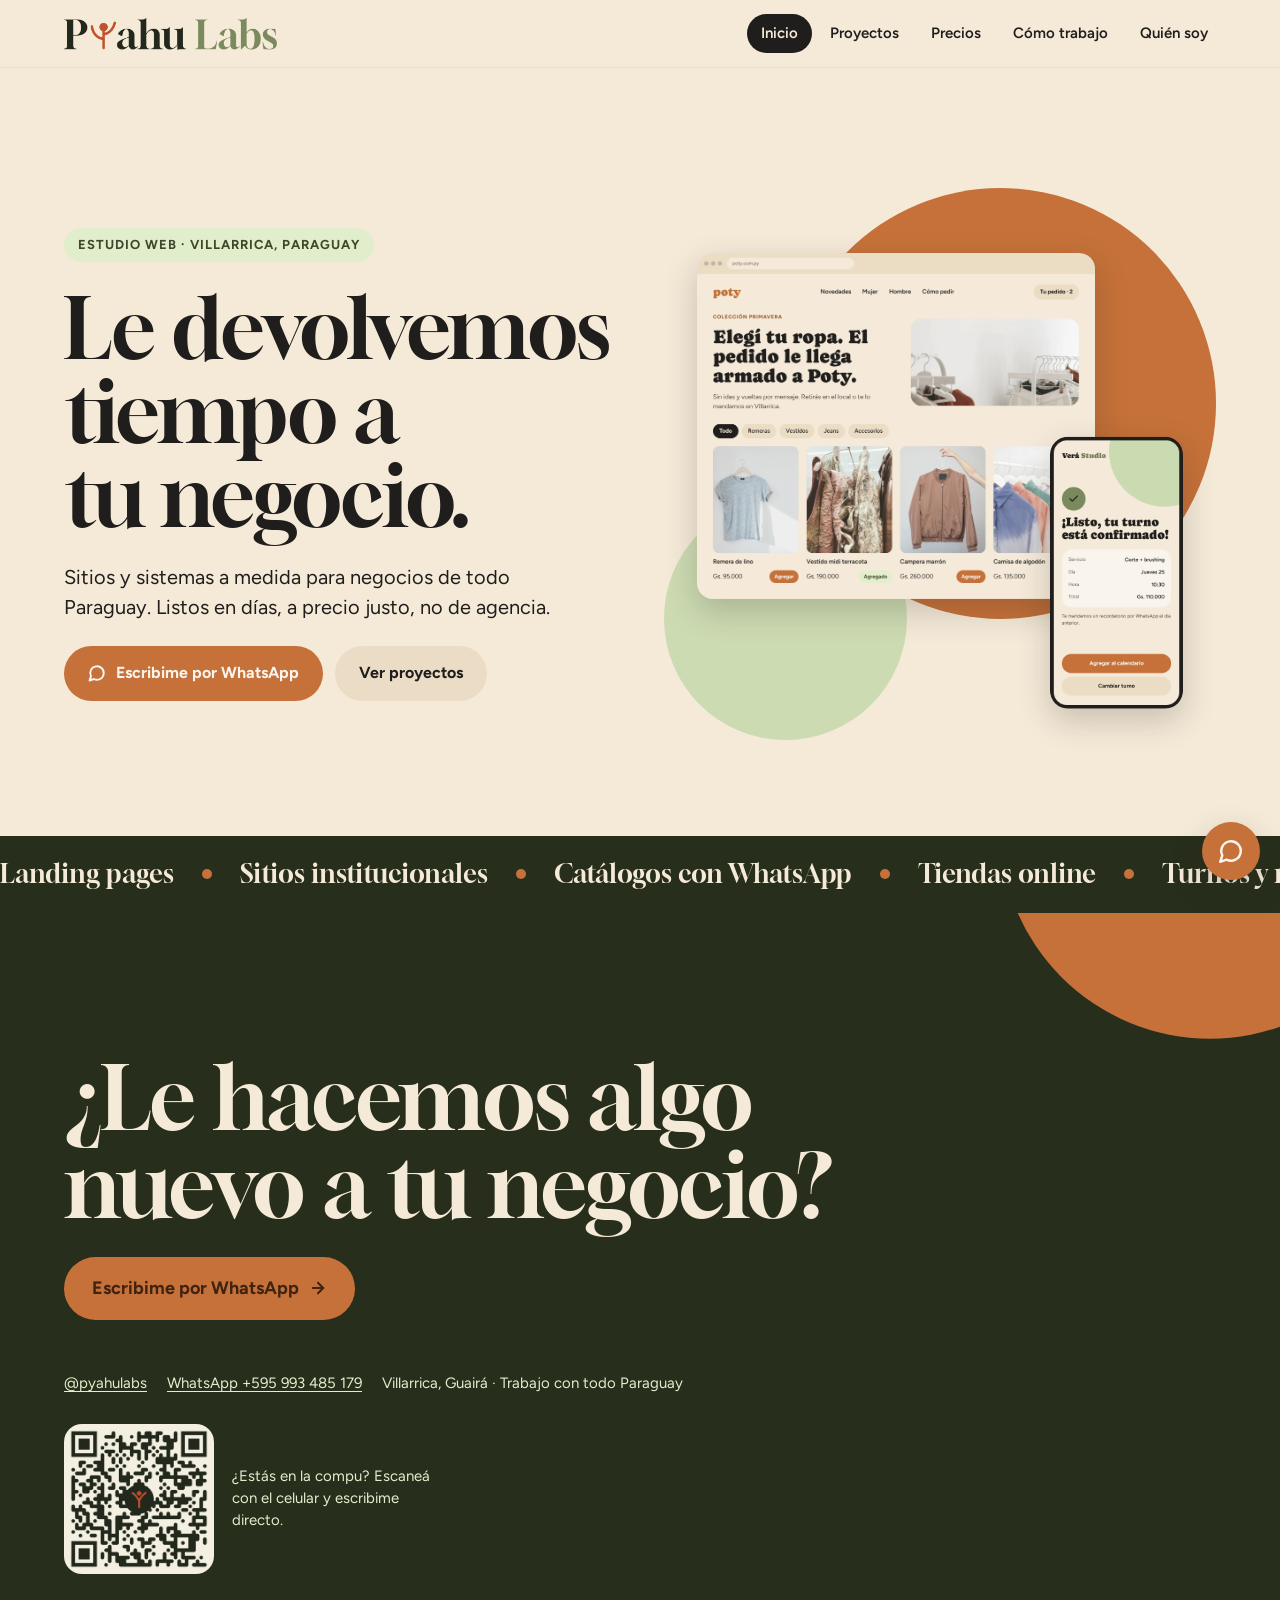
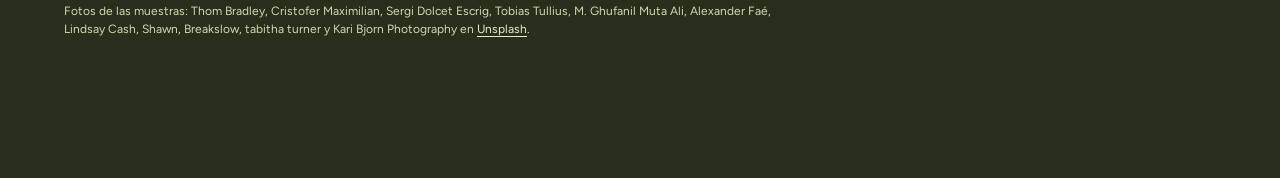
<file: index.html>
<!DOCTYPE html>
<html lang="es">
<head>
<meta charset="utf-8">
<meta name="viewport" content="width=device-width, initial-scale=1">
<title>Pyahu Labs — Sitios y sistemas para negocios de Paraguay</title>
<meta name="description" content="Estudio web en Villarrica, Paraguay. Landing pages, sitios, catálogos con WhatsApp, tiendas online, turnos, reservas y sistemas de gestión. Listos en días, a precio justo.">
<meta property="og:title" content="Pyahu Labs — Sitios y sistemas para tu negocio">
<meta property="og:description" content="Sitios y sistemas a medida desde Villarrica para todo Paraguay. Listos en días, a precio justo.">
<meta property="og:image" content="assets/og.jpg">
<meta property="og:type" content="website">
<meta name="theme-color" content="#f5ead8">
<link rel="icon" href="assets/brote.svg" type="image/svg+xml">
<link rel="apple-touch-icon" href="assets/pyahu-logo.png">
<link rel="preload" href="assets/fonts/gloock-latin-400-normal.woff2" as="font" type="font/woff2" crossorigin>
<link rel="stylesheet" href="assets/fonts/fonts.css">
<link rel="stylesheet" href="assets/styles.css">
<style>[hidden]{display:none!important}@media (max-width:640px){[data-mscroll]{display:flex!important;overflow-x:auto;scroll-snap-type:x mandatory;scrollbar-width:none;margin:0 -20px;padding:4px 20px 12px;scroll-padding:0 20px}[data-mscroll]::-webkit-scrollbar{display:none}[data-mscroll]>*{flex:0 0 82%;scroll-snap-align:start;opacity:1!important;transform:none!important}}html{scroll-behavior:smooth}body{margin:0;background:var(--color-bg)}a{color:var(--color-accent-700)}a:hover{color:var(--color-accent-800)}@keyframes pyMarq{from{transform:translateX(0)}to{transform:translateX(-50%)}}@keyframes pyFloat{0%,100%{transform:translateY(0)}50%{transform:translateY(-10px)}}@keyframes pyPulse{0%{box-shadow:0 0 0 0 rgba(0,0,0,.25)}70%{box-shadow:0 0 0 14px rgba(0,0,0,0)}100%{box-shadow:0 0 0 0 rgba(0,0,0,0)}}
:root{--font-heading:'Gloock',Georgia,serif !important}h1,h2,h3{letter-spacing:-0.015em}
:root{--font-heading:'Gloock',Georgia,serif !important}h1,h2,h3{letter-spacing:-0.015em}
.hv0:hover{background:var(--color-accent-700) !important;color:var(--color-neutral-100) !important}
.hv1:hover{background:var(--color-accent-200) !important;color:var(--color-text) !important}
.hv2:hover{color:var(--color-accent-800) !important}
.hv3:hover{transform:translateY(-6px) !important;box-shadow:var(--shadow-lg) !important}
.hv4:hover{transform:translateY(-6px) !important;box-shadow:var(--shadow-lg) !important}
.hv5:hover{transform:translateY(-6px) !important;box-shadow:var(--shadow-lg) !important}
.hv6:hover{transform:translateY(-6px) !important;box-shadow:var(--shadow-lg) !important}
.hv7:hover{transform:translateY(-6px) !important;box-shadow:var(--shadow-lg) !important}
.hv8:hover{transform:translateY(-6px) !important;box-shadow:var(--shadow-lg) !important}
.hv9:hover{transform:translateY(-6px) !important;box-shadow:var(--shadow-lg) !important}
.hv10:hover{color:var(--color-bg) !important;background:var(--color-text) !important}
.hv11:hover{background:var(--color-bg) !important;color:var(--color-accent-900) !important}
.hv12:hover{background:var(--color-accent-700) !important;color:var(--color-neutral-100) !important}

.pbtn{display:inline-flex;align-items:center;gap:8px;font-weight:700;font-size:15px;padding:12px 20px;border-radius:999px;text-decoration:none;transition:background .2s,color .2s,transform .2s}
.pbtn-main{background:var(--color-accent);color:var(--color-neutral-100)}
.pbtn-main:hover{background:var(--color-accent-700);color:var(--color-neutral-100);transform:translateY(-2px)}
.pbtn-gh{background:transparent;color:var(--color-text);border:2px solid var(--color-accent-2-300)}
.pbtn-gh:hover{background:var(--color-text);color:var(--color-bg);border-color:var(--color-text)}
.hvx1:hover{color:var(--color-accent-800)!important}
#topbar{transition:box-shadow .25s}
#topbar.scrolled{box-shadow:0 6px 20px color-mix(in srgb,#2e2b25 12%,transparent)}
[data-scrollshot][data-href]{cursor:pointer}
.livebox{display:block;position:relative;height:clamp(360px,48vw,640px);overflow:hidden;border-radius:var(--radius-md);box-shadow:var(--shadow-lg);background:var(--color-surface)}
.livebox iframe{position:absolute;left:0;top:0;border:0;transform-origin:0 0;pointer-events:none}
.livebox.mob{position:absolute;right:-2%;bottom:0;width:26%;height:auto;aspect-ratio:9/19;border-radius:18px;pointer-events:none}
@media (max-width:640px){#topbar{padding-top:10px!important;padding-bottom:10px!important}}
</style>
</head>
<body>
<div id="root" style="font-family:var(--font-body);color:var(--color-text);background:var(--color-bg);overflow-x:clip">

<header id="topbar" style="position:sticky;top:0;z-index:40;display:flex;flex-wrap:wrap;justify-content:space-between;align-items:center;gap:10px 16px;padding:14px clamp(20px,5vw,64px);background:var(--color-bg);border-bottom:1px solid var(--color-surface)">
<a href="#inicio" style="display:flex;align-items:center;gap:10px;text-decoration:none;color:var(--color-text)"><img src="assets/logo-pyahu-labs.png" alt="Pyahu Labs" width="213" height="32" style="height:32px;width:auto;display:block"></a>
<nav style="display:flex;gap:4px;font-size:15px;font-weight:600;flex-wrap:nowrap;overflow-x:auto;scrollbar-width:none;white-space:nowrap;max-width:100%;margin:0 -6px"><a data-nav="inicio" href="#inicio" style="padding:8px 14px;border-radius:999px;text-decoration:none;color:var(--color-text);transition:background .25s,color .25s">Inicio</a><a data-nav="proyectos" href="#proyectos" style="padding:8px 14px;border-radius:999px;text-decoration:none;color:var(--color-text);transition:background .25s,color .25s">Proyectos</a><a data-nav="precios" href="#precios" style="padding:8px 14px;border-radius:999px;text-decoration:none;color:var(--color-text);transition:background .25s,color .25s">Precios</a><a data-nav="como" href="#como" style="padding:8px 14px;border-radius:999px;text-decoration:none;color:var(--color-text);transition:background .25s,color .25s">Cómo trabajo</a><a data-nav="nicolas" href="#nicolas" style="padding:8px 14px;border-radius:999px;text-decoration:none;color:var(--color-text);transition:background .25s,color .25s">Quién soy</a></nav>
</header>

<section id="inicio" data-module="inicio" data-screen-label="Inicio" style="position:relative;padding:clamp(56px,10vw,120px) clamp(20px,5vw,64px) clamp(48px,8vw,96px);display:grid;grid-template-columns:repeat(auto-fit,minmax(min(100%,420px),1fr));gap:48px;align-items:center;max-width:1280px;margin:0 auto;box-sizing:border-box">
<div style="display:flex;flex-direction:column;gap:24px;position:relative;z-index:1">
<span data-reveal="up" style="align-self:flex-start;font-size:13px;font-weight:700;letter-spacing:.08em;text-transform:uppercase;background:var(--color-accent-2-200);color:var(--color-accent-2-800);padding:7px 14px;border-radius:999px">Estudio web · Villarrica, Paraguay</span>
<h1 data-reveal="up" data-delay="80" style="font-family:var(--font-heading);font-weight:400;font-size:clamp(44px,7vw,84px);line-height:1;margin:0;text-wrap:balance">Le devolvemos tiempo a tu negocio.</h1>
<p data-reveal="up" data-delay="160" style="font-size:clamp(17px,1.6vw,20px);line-height:1.5;margin:0;max-width:520px;text-wrap:pretty">Sitios y sistemas a medida para negocios de todo Paraguay. Listos en días, a precio justo, no de agencia.</p>
<div data-reveal="up" data-delay="240" style="display:flex;gap:12px;flex-wrap:wrap">
<a href="https://wa.me/595993485179" data-wa style="display:flex;align-items:center;gap:10px;background:var(--color-accent);color:var(--color-neutral-100);font-weight:700;font-size:16px;padding:15px 24px;border-radius:999px;text-decoration:none" class="hv0"><svg width="18" height="18" viewBox="0 0 24 24" fill="none" stroke="currentColor" stroke-width="2.5" stroke-linecap="round" stroke-linejoin="round"><path d="M7.9 20A9 9 0 1 0 4 16.1L2 22Z"></path></svg>Escribime por WhatsApp</a>
<a href="#proyectos" style="display:flex;align-items:center;gap:10px;background:var(--color-surface);color:var(--color-text);font-weight:700;font-size:16px;padding:15px 24px;border-radius:999px;text-decoration:none" class="hv1">Ver proyectos</a>
</div>
</div>
<div data-reveal="scale" data-delay="200" style="position:relative;aspect-ratio:1/1;width:100%;max-width:560px;justify-self:center">
<div style="position:absolute;width:78%;aspect-ratio:1;border-radius:50%;background:var(--color-accent);right:0;top:0"></div>
<div style="position:absolute;width:44%;aspect-ratio:1;border-radius:50%;background:var(--color-accent-2-300);left:0;bottom:0"></div>
<div data-parallax="-0.08" style="position:absolute;left:6%;top:12%;width:72%;border-radius:var(--radius-md);overflow:hidden;box-shadow:var(--shadow-lg)"><img src="assets/poty-desk.webp" alt="Sitio de Poty" style="width:100%;display:block"></div>
<div data-parallax="0.12" style="position:absolute;right:6%;bottom:6%;width:24%;border-radius:18px;overflow:hidden;box-shadow:var(--shadow-lg);animation:pyFloat 6s ease-in-out infinite"><img src="assets/vera-mob.webp" alt="App de Verá Studio" style="width:100%;display:block"></div>
</div>
</section>

<div data-module="inicio" style="background:var(--color-accent-2-900);color:var(--color-bg);padding:18px 0;overflow:hidden"><div style="display:flex;gap:28px;width:max-content;padding-right:28px;animation:pyMarq 32s linear infinite"><span style="display:flex;align-items:center;gap:28px;font-family:var(--font-heading);font-size:26px;white-space:nowrap">Landing pages<span style="width:10px;height:10px;border-radius:50%;background:var(--color-accent)"></span></span><span style="display:flex;align-items:center;gap:28px;font-family:var(--font-heading);font-size:26px;white-space:nowrap">Sitios institucionales<span style="width:10px;height:10px;border-radius:50%;background:var(--color-accent)"></span></span><span style="display:flex;align-items:center;gap:28px;font-family:var(--font-heading);font-size:26px;white-space:nowrap">Catálogos con WhatsApp<span style="width:10px;height:10px;border-radius:50%;background:var(--color-accent)"></span></span><span style="display:flex;align-items:center;gap:28px;font-family:var(--font-heading);font-size:26px;white-space:nowrap">Tiendas online<span style="width:10px;height:10px;border-radius:50%;background:var(--color-accent)"></span></span><span style="display:flex;align-items:center;gap:28px;font-family:var(--font-heading);font-size:26px;white-space:nowrap">Turnos y reservas<span style="width:10px;height:10px;border-radius:50%;background:var(--color-accent)"></span></span><span style="display:flex;align-items:center;gap:28px;font-family:var(--font-heading);font-size:26px;white-space:nowrap">Sistemas de gestión<span style="width:10px;height:10px;border-radius:50%;background:var(--color-accent)"></span></span><span style="display:flex;align-items:center;gap:28px;font-family:var(--font-heading);font-size:26px;white-space:nowrap">Google Maps<span style="width:10px;height:10px;border-radius:50%;background:var(--color-accent)"></span></span><span style="display:flex;align-items:center;gap:28px;font-family:var(--font-heading);font-size:26px;white-space:nowrap">Desde Villarrica a todo el país<span style="width:10px;height:10px;border-radius:50%;background:var(--color-accent)"></span></span><span style="display:flex;align-items:center;gap:28px;font-family:var(--font-heading);font-size:26px;white-space:nowrap">Landing pages<span style="width:10px;height:10px;border-radius:50%;background:var(--color-accent)"></span></span><span style="display:flex;align-items:center;gap:28px;font-family:var(--font-heading);font-size:26px;white-space:nowrap">Sitios institucionales<span style="width:10px;height:10px;border-radius:50%;background:var(--color-accent)"></span></span><span style="display:flex;align-items:center;gap:28px;font-family:var(--font-heading);font-size:26px;white-space:nowrap">Catálogos con WhatsApp<span style="width:10px;height:10px;border-radius:50%;background:var(--color-accent)"></span></span><span style="display:flex;align-items:center;gap:28px;font-family:var(--font-heading);font-size:26px;white-space:nowrap">Tiendas online<span style="width:10px;height:10px;border-radius:50%;background:var(--color-accent)"></span></span><span style="display:flex;align-items:center;gap:28px;font-family:var(--font-heading);font-size:26px;white-space:nowrap">Turnos y reservas<span style="width:10px;height:10px;border-radius:50%;background:var(--color-accent)"></span></span><span style="display:flex;align-items:center;gap:28px;font-family:var(--font-heading);font-size:26px;white-space:nowrap">Sistemas de gestión<span style="width:10px;height:10px;border-radius:50%;background:var(--color-accent)"></span></span><span style="display:flex;align-items:center;gap:28px;font-family:var(--font-heading);font-size:26px;white-space:nowrap">Google Maps<span style="width:10px;height:10px;border-radius:50%;background:var(--color-accent)"></span></span><span style="display:flex;align-items:center;gap:28px;font-family:var(--font-heading);font-size:26px;white-space:nowrap">Desde Villarrica a todo el país<span style="width:10px;height:10px;border-radius:50%;background:var(--color-accent)"></span></span></div></div>

<section id="proyectos" data-module="proyectos" data-screen-label="Proyectos" style="padding:clamp(64px,10vw,128px) clamp(20px,5vw,64px);max-width:1440px;margin:0 auto;box-sizing:border-box;display:flex;flex-direction:column;gap:clamp(72px,10vw,128px)">
<div data-reveal="up" style="display:flex;flex-direction:column;gap:12px;max-width:720px">
<span style="font-size:13px;font-weight:700;letter-spacing:.08em;text-transform:uppercase;color:var(--color-accent-700)">Proyectos</span>
<h2 style="font-family:var(--font-heading);font-weight:400;font-size:clamp(36px,5vw,60px);line-height:1.02;margin:0">Así puede verse tu negocio.</h2>
<p style="font-size:18px;line-height:1.5;margin:0;text-wrap:pretty">Un proyecto real y siete negocios de ejemplo, uno por cada servicio que ofrezco. Todos funcionan: entrá, tocá y probá.</p>

</div>
<div style="display:flex;gap:8px;flex-wrap:nowrap;overflow-x:auto;scrollbar-width:none;white-space:nowrap;padding:2px;margin:-2px"><button data-proj-go="0" style="font:inherit;font-weight:700;font-size:14px;padding:10px 18px;border-radius:999px;border:2px solid var(--color-accent-2-300);background:transparent;color:var(--color-text);flex:none;cursor:pointer;transition:background .25s,color .25s,border-color .25s">Sgt. Pepper's</button><button data-proj-go="1" style="font:inherit;font-weight:700;font-size:14px;padding:10px 18px;border-radius:999px;border:2px solid var(--color-accent-2-300);background:transparent;color:var(--color-text);flex:none;cursor:pointer;transition:background .25s,color .25s,border-color .25s">Kuarahy Tech</button><button data-proj-go="2" style="font:inherit;font-weight:700;font-size:14px;padding:10px 18px;border-radius:999px;border:2px solid var(--color-accent-2-300);background:transparent;color:var(--color-text);flex:none;cursor:pointer;transition:background .25s,color .25s,border-color .25s">Poty</button><button data-proj-go="3" style="font:inherit;font-weight:700;font-size:14px;padding:10px 18px;border-radius:999px;border:2px solid var(--color-accent-2-300);background:transparent;color:var(--color-text);flex:none;cursor:pointer;transition:background .25s,color .25s,border-color .25s">Mesa Guairá</button><button data-proj-go="4" style="font:inherit;font-weight:700;font-size:14px;padding:10px 18px;border-radius:999px;border:2px solid var(--color-accent-2-300);background:transparent;color:var(--color-text);flex:none;cursor:pointer;transition:background .25s,color .25s,border-color .25s">Verá Studio</button><button data-proj-go="5" style="font:inherit;font-weight:700;font-size:14px;padding:10px 18px;border-radius:999px;border:2px solid var(--color-accent-2-300);background:transparent;color:var(--color-text);flex:none;cursor:pointer;transition:background .25s,color .25s,border-color .25s">Café Ka'a</button><button data-proj-go="6" style="font:inherit;font-weight:700;font-size:14px;padding:10px 18px;border-radius:999px;border:2px solid var(--color-accent-2-300);background:transparent;color:var(--color-text);flex:none;cursor:pointer;transition:background .25s,color .25s,border-color .25s">Odontología Benítez</button><button data-proj-go="7" style="font:inherit;font-weight:700;font-size:14px;padding:10px 18px;border-radius:999px;border:2px solid var(--color-accent-2-300);background:transparent;color:var(--color-text);flex:none;cursor:pointer;transition:background .25s,color .25s,border-color .25s">Google</button></div>
<article data-proj="0" data-screen-label="Sgt Peppers" style="display:flex;flex-wrap:wrap;gap:clamp(32px,4vw,56px);align-items:center">
<div data-reveal="left" style="flex:2 1 600px;min-width:0;display:flex;flex-direction:column;gap:14px">
<div style="position:relative;padding-bottom:10%;">
<div data-scrollshot="" data-href="sgt-peppers/" title="Abrir el sitio" style="height:clamp(360px,48vw,640px);overflow-y:auto;scrollbar-width:none;border-radius:var(--radius-md);box-shadow:var(--shadow-lg);background:var(--color-surface);cursor:ns-resize"><img src="assets/sgt-full.webp" alt="Sgt. Pepper's en escritorio" style="width:100%;display:block"></div>
<div data-parallax="0.1" style="position:absolute;right:-2%;bottom:0;width:26%;border-radius:18px;overflow:hidden;box-shadow:var(--shadow-lg);pointer-events:none"><img src="assets/sgt-mob.webp" alt="Sgt. Pepper's en celular" style="width:100%;display:block"></div>
</div>
<span style="display:flex;align-items:center;gap:8px;font-size:13px;font-weight:600;color:var(--color-neutral-700)"><svg width="14" height="14" viewBox="0 0 24 24" fill="none" stroke="currentColor" stroke-width="2.5" stroke-linecap="round" stroke-linejoin="round"><path d="M12 5v14"></path><path d="m19 12-7 7-7-7"></path></svg>Pasá el mouse para recorrer el sitio</span>
</div>
<div data-reveal="up" data-delay="120" style="flex:1 1 300px;min-width:0;display:flex;flex-direction:column;gap:18px">
<div style="display:flex;gap:8px;flex-wrap:wrap"><span style="font-size:13px;font-weight:700;background:var(--color-accent-2-900);color:var(--color-bg);padding:6px 12px;border-radius:999px">Proyecto real</span><span style="font-size:13px;font-weight:700;background:var(--color-accent-200);color:var(--color-accent-800);padding:6px 12px;border-radius:999px">Landing page</span></div>
<h3 style="font-family:var(--font-heading);font-weight:400;font-size:clamp(34px,4vw,48px);line-height:1;margin:0">Sgt. Pepper's</h3>
<p style="font-size:17px;line-height:1.55;margin:0;text-wrap:pretty">Street food &amp; rock bar en Villarrica. Una landing con la identidad del bar: su historia, los tragos destacados, la carta, la música de la semana y reservas de mesa por WhatsApp.</p>
<div style="display:flex;flex-direction:column;gap:10px;font-size:16px"><div style="display:flex;gap:10px;align-items:center"><span style="width:10px;height:10px;border-radius:50%;background:var(--color-accent);flex:none"></span>Carta y tragos siempre a mano</div><div style="display:flex;gap:10px;align-items:center"><span style="width:10px;height:10px;border-radius:50%;background:var(--color-accent);flex:none"></span>Música de la semana</div><div style="display:flex;gap:10px;align-items:center"><span style="width:10px;height:10px;border-radius:50%;background:var(--color-accent);flex:none"></span>Reserva de mesa directo por WhatsApp</div></div><div class="projbtns" style="display:flex;gap:10px;flex-wrap:wrap;padding-top:6px"><a href="sgt-peppers/" target="_blank" rel="noopener" class="pbtn pbtn-main">Abrir el sitio<svg width="16" height="16" viewBox="0 0 24 24" fill="none" stroke="currentColor" stroke-width="2.75" stroke-linecap="round" stroke-linejoin="round"><path d="M5 12h14"></path><path d="m12 5 7 7-7 7"></path></svg></a></div>
</div>
</article>
<article data-proj="1" data-screen-label="Kuarahy Tech" style="display:flex;flex-wrap:wrap;gap:clamp(32px,4vw,56px);align-items:center">
<div data-reveal="left" style="flex:2 1 600px;min-width:0;display:flex;flex-direction:column;gap:14px">
<div style="position:relative;padding-bottom:10%;">
<div data-scrollshot="" data-href="kuarahy-tech/" title="Abrir el sitio" style="height:clamp(360px,48vw,640px);overflow-y:auto;scrollbar-width:none;border-radius:var(--radius-md);box-shadow:var(--shadow-lg);background:var(--color-surface);cursor:ns-resize"><img src="assets/kuarahy-full.webp" alt="Kuarahy Tech en escritorio" style="width:100%;display:block"></div>
<div data-parallax="0.1" style="position:absolute;right:-2%;bottom:0;width:26%;border-radius:18px;overflow:hidden;box-shadow:var(--shadow-lg);pointer-events:none"><img src="assets/kuarahy-mob.webp" alt="Panel de pedidos de Kuarahy Tech en celular" style="width:100%;display:block"></div>
</div>
<span style="display:flex;align-items:center;gap:8px;font-size:13px;font-weight:600;color:var(--color-neutral-700)"><svg width="14" height="14" viewBox="0 0 24 24" fill="none" stroke="currentColor" stroke-width="2.5" stroke-linecap="round" stroke-linejoin="round"><path d="M12 5v14"></path><path d="m19 12-7 7-7-7"></path></svg>Pasá el mouse para recorrer el sitio</span>
</div>
<div data-reveal="up" data-delay="120" style="flex:1 1 300px;min-width:0;display:flex;flex-direction:column;gap:18px">
<span style="align-self:flex-start;font-size:13px;font-weight:700;background:var(--color-accent-2-200);color:var(--color-accent-2-800);padding:6px 12px;border-radius:999px">Tienda online</span>
<h3 style="font-family:var(--font-heading);font-weight:400;font-size:clamp(34px,4vw,48px);line-height:1;margin:0">Kuarahy Tech</h3>
<p style="font-size:17px;line-height:1.55;margin:0;text-wrap:pretty">Tienda de electrónica en Villarrica. Cientos de productos con stock al día, carrito y pago online. El dueño carga productos, precios y ofertas desde su propio panel, sin depender de nadie.</p>
<div style="display:flex;flex-direction:column;gap:10px;font-size:16px"><div style="display:flex;gap:10px;align-items:center"><span style="width:10px;height:10px;border-radius:50%;background:var(--color-accent-2);flex:none"></span>Catálogo con buscador y filtros por marca y precio</div><div style="display:flex;gap:10px;align-items:center"><span style="width:10px;height:10px;border-radius:50%;background:var(--color-accent-2);flex:none"></span>Stock que se descuenta solo con cada venta</div><div style="display:flex;gap:10px;align-items:center"><span style="width:10px;height:10px;border-radius:50%;background:var(--color-accent-2);flex:none"></span>Panel para el dueño: productos, pedidos y clientes</div></div><div class="projbtns" style="display:flex;gap:10px;flex-wrap:wrap;padding-top:6px"><a href="kuarahy-tech/" target="_blank" rel="noopener" class="pbtn pbtn-main">Abrir la tienda<svg width="16" height="16" viewBox="0 0 24 24" fill="none" stroke="currentColor" stroke-width="2.75" stroke-linecap="round" stroke-linejoin="round"><path d="M5 12h14"></path><path d="m12 5 7 7-7 7"></path></svg></a></div>
</div>
</article>
<article data-proj="2" data-screen-label="Poty" style="display:flex;flex-wrap:wrap;gap:clamp(32px,4vw,56px);align-items:center">
<div data-reveal="left" style="flex:2 1 600px;min-width:0;display:flex;flex-direction:column;gap:14px">
<div style="position:relative;padding-bottom:10%;">
<div data-scrollshot="" data-href="poty/" title="Abrir el sitio" style="height:clamp(360px,48vw,640px);overflow-y:auto;scrollbar-width:none;border-radius:var(--radius-md);box-shadow:var(--shadow-lg);background:var(--color-surface);cursor:ns-resize"><img src="assets/poty-full.webp" alt="Poty en escritorio" style="width:100%;display:block"></div>
<div data-parallax="0.1" style="position:absolute;right:-2%;bottom:0;width:26%;border-radius:18px;overflow:hidden;box-shadow:var(--shadow-lg);pointer-events:none"><img src="assets/poty-mob.webp" alt="Poty en celular" style="width:100%;display:block"></div>
</div>
<span style="display:flex;align-items:center;gap:8px;font-size:13px;font-weight:600;color:var(--color-neutral-700)"><svg width="14" height="14" viewBox="0 0 24 24" fill="none" stroke="currentColor" stroke-width="2.5" stroke-linecap="round" stroke-linejoin="round"><path d="M12 5v14"></path><path d="m19 12-7 7-7-7"></path></svg>Pasá el mouse para recorrer el sitio</span>
</div>
<div data-reveal="up" data-delay="120" style="flex:1 1 300px;min-width:0;display:flex;flex-direction:column;gap:18px">
<span style="align-self:flex-start;font-size:13px;font-weight:700;background:var(--color-accent-200);color:var(--color-accent-800);padding:6px 12px;border-radius:999px">Catálogo + pedidos por WhatsApp</span>
<h3 style="font-family:var(--font-heading);font-weight:400;font-size:clamp(34px,4vw,48px);line-height:1;margin:0">Poty</h3>
<p style="font-size:17px;line-height:1.55;margin:0;text-wrap:pretty">Tienda de ropa. La clienta arma su pedido desde el catálogo y le llega a Poty por WhatsApp con todo listo: prendas, talles y total.</p>
<div style="display:flex;flex-direction:column;gap:10px;font-size:16px"><div style="display:flex;gap:10px;align-items:center"><span style="width:10px;height:10px;border-radius:50%;background:var(--color-accent);flex:none"></span>Filtros por categoría</div><div style="display:flex;gap:10px;align-items:center"><span style="width:10px;height:10px;border-radius:50%;background:var(--color-accent);flex:none"></span>Carrito que arma el mensaje solo</div><div style="display:flex;gap:10px;align-items:center"><span style="width:10px;height:10px;border-radius:50%;background:var(--color-accent);flex:none"></span>Retiro en local o envío en Villarrica</div></div><div class="projbtns" style="display:flex;gap:10px;flex-wrap:wrap;padding-top:6px"><a href="poty/" target="_blank" rel="noopener" class="pbtn pbtn-main">Abrir el catálogo<svg width="16" height="16" viewBox="0 0 24 24" fill="none" stroke="currentColor" stroke-width="2.75" stroke-linecap="round" stroke-linejoin="round"><path d="M5 12h14"></path><path d="m12 5 7 7-7 7"></path></svg></a></div>
</div>
</article>
<article data-proj="3" data-screen-label="Mesa Guaira" style="display:flex;flex-wrap:wrap;gap:clamp(32px,4vw,56px);align-items:center">
<div data-reveal="up" data-delay="120" style="flex:1 1 300px;min-width:0;display:flex;flex-direction:column;gap:18px">
<span style="align-self:flex-start;font-size:13px;font-weight:700;background:var(--color-accent-2-200);color:var(--color-accent-2-800);padding:6px 12px;border-radius:999px">Sistema a medida · Reservas</span>
<h3 style="font-family:var(--font-heading);font-weight:400;font-size:clamp(34px,4vw,48px);line-height:1;margin:0">Mesa Guairá</h3>
<p style="font-size:17px;line-height:1.55;margin:0;text-wrap:pretty">Restaurante. Los clientes reservan mesa desde el celular y el local ve todas las reservas del día en un solo lugar, sin llamadas perdidas.</p>
<div style="display:flex;flex-direction:column;gap:10px;font-size:16px"><div style="display:flex;gap:10px;align-items:center"><span style="width:10px;height:10px;border-radius:50%;background:var(--color-accent-2);flex:none"></span>Reserva en tres toques</div><div style="display:flex;gap:10px;align-items:center"><span style="width:10px;height:10px;border-radius:50%;background:var(--color-accent-2);flex:none"></span>Confirmación automática</div><div style="display:flex;gap:10px;align-items:center"><span style="width:10px;height:10px;border-radius:50%;background:var(--color-accent-2);flex:none"></span>Menú del día siempre actualizado</div></div><div class="projbtns" style="display:flex;gap:10px;flex-wrap:wrap;padding-top:6px"><a href="mesa-guaira/" target="_blank" rel="noopener" class="pbtn pbtn-main">Probar las reservas<svg width="16" height="16" viewBox="0 0 24 24" fill="none" stroke="currentColor" stroke-width="2.75" stroke-linecap="round" stroke-linejoin="round"><path d="M5 12h14"></path><path d="m12 5 7 7-7 7"></path></svg></a></div>
</div>
<div data-reveal="right" style="flex:2 1 600px;min-width:0;display:flex;flex-direction:column;gap:14px">
<div style="position:relative;padding-bottom:10%;">
<div data-scrollshot="" data-href="mesa-guaira/" title="Abrir el sitio" style="height:clamp(360px,48vw,640px);overflow-y:auto;scrollbar-width:none;border-radius:var(--radius-md);box-shadow:var(--shadow-lg);background:var(--color-surface);cursor:ns-resize"><img src="assets/mesa-full.webp" alt="Mesa Guairá en escritorio" style="width:100%;display:block"></div>
<div data-parallax="0.1" style="position:absolute;left:-2%;bottom:0;width:26%;border-radius:18px;overflow:hidden;box-shadow:var(--shadow-lg);pointer-events:none"><img src="assets/mesa-mob.webp" alt="Mesa Guairá en celular" style="width:100%;display:block"></div>
</div>
<span style="display:flex;align-items:center;gap:8px;font-size:13px;font-weight:600;color:var(--color-neutral-700)"><svg width="14" height="14" viewBox="0 0 24 24" fill="none" stroke="currentColor" stroke-width="2.5" stroke-linecap="round" stroke-linejoin="round"><path d="M12 5v14"></path><path d="m19 12-7 7-7-7"></path></svg>Pasá el mouse para recorrer el sitio</span>
</div>
</article>
<article data-proj="4" data-screen-label="Vera Studio" style="display:flex;flex-wrap:wrap;gap:clamp(32px,4vw,56px);align-items:center">
<div data-reveal="left" style="flex:2 1 600px;min-width:0;display:flex;flex-direction:column;gap:14px">
<div style="position:relative;padding-bottom:10%;">
<div data-scrollshot="" data-href="vera-studio/" title="Abrir el sitio" style="height:clamp(360px,48vw,640px);overflow-y:auto;scrollbar-width:none;border-radius:var(--radius-md);box-shadow:var(--shadow-lg);background:var(--color-surface);cursor:ns-resize"><img src="assets/vera-full.webp" alt="Verá Studio en escritorio" style="width:100%;display:block"></div>
<div data-parallax="0.1" style="position:absolute;right:-2%;bottom:0;width:26%;border-radius:18px;overflow:hidden;box-shadow:var(--shadow-lg);pointer-events:none"><img src="assets/vera-mob.webp" alt="Verá Studio en celular" style="width:100%;display:block"></div>
</div>
<span style="display:flex;align-items:center;gap:8px;font-size:13px;font-weight:600;color:var(--color-neutral-700)"><svg width="14" height="14" viewBox="0 0 24 24" fill="none" stroke="currentColor" stroke-width="2.5" stroke-linecap="round" stroke-linejoin="round"><path d="M12 5v14"></path><path d="m19 12-7 7-7-7"></path></svg>Pasá el mouse para recorrer el sitio</span>
</div>
<div data-reveal="up" data-delay="120" style="flex:1 1 300px;min-width:0;display:flex;flex-direction:column;gap:18px">
<span style="align-self:flex-start;font-size:13px;font-weight:700;background:var(--color-accent-2-200);color:var(--color-accent-2-800);padding:6px 12px;border-radius:999px">Sistema a medida · Turnos</span>
<h3 style="font-family:var(--font-heading);font-weight:400;font-size:clamp(34px,4vw,48px);line-height:1;margin:0">Verá Studio</h3>
<p style="font-size:17px;line-height:1.55;margin:0;text-wrap:pretty">Peluquería y estética. Las clientas eligen servicio, profesional y horario libre. La agenda se llena sola y sin mensajes de ida y vuelta.</p>
<div style="display:flex;flex-direction:column;gap:10px;font-size:16px"><div style="display:flex;gap:10px;align-items:center"><span style="width:10px;height:10px;border-radius:50%;background:var(--color-accent-2);flex:none"></span>Horarios libres en tiempo real</div><div style="display:flex;gap:10px;align-items:center"><span style="width:10px;height:10px;border-radius:50%;background:var(--color-accent-2);flex:none"></span>Recordatorio antes del turno</div><div style="display:flex;gap:10px;align-items:center"><span style="width:10px;height:10px;border-radius:50%;background:var(--color-accent-2);flex:none"></span>Agenda por profesional</div></div><div class="projbtns" style="display:flex;gap:10px;flex-wrap:wrap;padding-top:6px"><a href="vera-studio/" target="_blank" rel="noopener" class="pbtn pbtn-main">Probar los turnos<svg width="16" height="16" viewBox="0 0 24 24" fill="none" stroke="currentColor" stroke-width="2.75" stroke-linecap="round" stroke-linejoin="round"><path d="M5 12h14"></path><path d="m12 5 7 7-7 7"></path></svg></a></div>
</div>
</article>
<article data-proj="5" data-screen-label="Cafe Kaa" style="display:flex;flex-wrap:wrap;gap:clamp(32px,4vw,56px);align-items:center">
<div data-reveal="up" data-delay="120" style="flex:1 1 300px;min-width:0;display:flex;flex-direction:column;gap:18px">
<span style="align-self:flex-start;font-size:13px;font-weight:700;background:var(--color-accent-200);color:var(--color-accent-800);padding:6px 12px;border-radius:999px">Landing page</span>
<h3 style="font-family:var(--font-heading);font-weight:400;font-size:clamp(34px,4vw,48px);line-height:1;margin:0">Café Ka'a</h3>
<p style="font-size:17px;line-height:1.55;margin:0;text-wrap:pretty">Cafetería frente a la plaza. Una sola página que muestra lo mejor del café y lleva directo a pedir por WhatsApp.</p>
<div style="display:flex;flex-direction:column;gap:10px;font-size:16px"><div style="display:flex;gap:10px;align-items:center"><span style="width:10px;height:10px;border-radius:50%;background:var(--color-accent);flex:none"></span>Todo en una página, rápida en el celular</div><div style="display:flex;gap:10px;align-items:center"><span style="width:10px;height:10px;border-radius:50%;background:var(--color-accent);flex:none"></span>Botón de WhatsApp siempre a mano</div><div style="display:flex;gap:10px;align-items:center"><span style="width:10px;height:10px;border-radius:50%;background:var(--color-accent);flex:none"></span>Lista para compartir en Instagram</div></div><div class="projbtns" style="display:flex;gap:10px;flex-wrap:wrap;padding-top:6px"><a href="cafe-kaa/" target="_blank" rel="noopener" class="pbtn pbtn-main">Abrir la landing<svg width="16" height="16" viewBox="0 0 24 24" fill="none" stroke="currentColor" stroke-width="2.75" stroke-linecap="round" stroke-linejoin="round"><path d="M5 12h14"></path><path d="m12 5 7 7-7 7"></path></svg></a></div>
</div>
<div data-reveal="right" style="flex:2 1 600px;min-width:0;display:flex;flex-direction:column;gap:14px">
<div style="position:relative;">
<div data-scrollshot="" data-href="cafe-kaa/" title="Abrir el sitio" style="height:clamp(360px,48vw,640px);overflow-y:auto;scrollbar-width:none;border-radius:var(--radius-md);box-shadow:var(--shadow-lg);background:var(--color-surface);cursor:ns-resize"><img src="assets/kaa-full.webp" alt="Café Ka'a en escritorio" style="width:100%;display:block"></div>

</div>
<span style="display:flex;align-items:center;gap:8px;font-size:13px;font-weight:600;color:var(--color-neutral-700)"><svg width="14" height="14" viewBox="0 0 24 24" fill="none" stroke="currentColor" stroke-width="2.5" stroke-linecap="round" stroke-linejoin="round"><path d="M12 5v14"></path><path d="m19 12-7 7-7-7"></path></svg>Pasá el mouse para recorrer el sitio</span>
</div>
</article>
<article data-proj="6" data-screen-label="Odontologia Benitez" style="display:flex;flex-wrap:wrap;gap:clamp(32px,4vw,56px);align-items:center">
<div data-reveal="left" style="flex:2 1 600px;min-width:0;display:flex;flex-direction:column;gap:14px">
<div style="position:relative;">
<div data-scrollshot="" data-href="odontologia-benitez/" title="Abrir el sitio" style="height:clamp(360px,48vw,640px);overflow-y:auto;scrollbar-width:none;border-radius:var(--radius-md);box-shadow:var(--shadow-lg);background:var(--color-surface);cursor:ns-resize"><img src="assets/benitez-full.webp" alt="Odontología Benítez en escritorio" style="width:100%;display:block"></div>

</div>
<span style="display:flex;align-items:center;gap:8px;font-size:13px;font-weight:600;color:var(--color-neutral-700)"><svg width="14" height="14" viewBox="0 0 24 24" fill="none" stroke="currentColor" stroke-width="2.5" stroke-linecap="round" stroke-linejoin="round"><path d="M12 5v14"></path><path d="m19 12-7 7-7-7"></path></svg>Pasá el mouse para recorrer el sitio</span>
</div>
<div data-reveal="up" data-delay="120" style="flex:1 1 300px;min-width:0;display:flex;flex-direction:column;gap:18px">
<span style="align-self:flex-start;font-size:13px;font-weight:700;background:var(--color-accent-2-200);color:var(--color-accent-2-800);padding:6px 12px;border-radius:999px">Sitio institucional</span>
<h3 style="font-family:var(--font-heading);font-weight:400;font-size:clamp(34px,4vw,48px);line-height:1;margin:0">Odontología Benítez</h3>
<p style="font-size:17px;line-height:1.55;margin:0;text-wrap:pretty">Consultorio con más de 25 años en Villarrica. Un sitio completo que presenta al equipo, los tratamientos y cómo llegar.</p>
<div style="display:flex;flex-direction:column;gap:10px;font-size:16px"><div style="display:flex;gap:10px;align-items:center"><span style="width:10px;height:10px;border-radius:50%;background:var(--color-accent-2);flex:none"></span>Quiénes son y su historia</div><div style="display:flex;gap:10px;align-items:center"><span style="width:10px;height:10px;border-radius:50%;background:var(--color-accent-2);flex:none"></span>Tratamientos explicados</div><div style="display:flex;gap:10px;align-items:center"><span style="width:10px;height:10px;border-radius:50%;background:var(--color-accent-2);flex:none"></span>Dirección, horario y contacto</div></div><div class="projbtns" style="display:flex;gap:10px;flex-wrap:wrap;padding-top:6px"><a href="odontologia-benitez/" target="_blank" rel="noopener" class="pbtn pbtn-main">Abrir el sitio<svg width="16" height="16" viewBox="0 0 24 24" fill="none" stroke="currentColor" stroke-width="2.75" stroke-linecap="round" stroke-linejoin="round"><path d="M5 12h14"></path><path d="m12 5 7 7-7 7"></path></svg></a></div>
</div>
</article>
<article data-proj="7" data-screen-label="Google" style="display:flex;flex-wrap:wrap;gap:clamp(32px,4vw,56px);align-items:center">
<div data-reveal="up" data-delay="120" style="flex:1 1 300px;min-width:0;display:flex;flex-direction:column;gap:18px">
<span style="align-self:flex-start;font-size:13px;font-weight:700;background:var(--color-accent-200);color:var(--color-accent-800);padding:6px 12px;border-radius:999px">Presencia en Google</span>
<h3 style="font-family:var(--font-heading);font-weight:400;font-size:clamp(34px,4vw,48px);line-height:1;margin:0">Café Ka'a en Google Maps</h3>
<p style="font-size:17px;line-height:1.55;margin:0;text-wrap:pretty">Cuando alguien busca “café en Villarrica”, aparece con fotos, horario, reseñas y botones para llamar, llegar o entrar al sitio.</p>
<div style="display:flex;flex-direction:column;gap:10px;font-size:16px"><div style="display:flex;gap:10px;align-items:center"><span style="width:10px;height:10px;border-radius:50%;background:var(--color-accent);flex:none"></span>Ficha verificada en Google</div><div style="display:flex;gap:10px;align-items:center"><span style="width:10px;height:10px;border-radius:50%;background:var(--color-accent);flex:none"></span>Fotos, horario y reseñas al día</div><div style="display:flex;gap:10px;align-items:center"><span style="width:10px;height:10px;border-radius:50%;background:var(--color-accent);flex:none"></span>Un toque para llamar o llegar</div></div><div class="projbtns" style="display:flex;gap:10px;flex-wrap:wrap;padding-top:6px"><a href="cafe-kaa/google.html" target="_blank" rel="noopener" class="pbtn pbtn-main">Ver cómo aparece<svg width="16" height="16" viewBox="0 0 24 24" fill="none" stroke="currentColor" stroke-width="2.75" stroke-linecap="round" stroke-linejoin="round"><path d="M5 12h14"></path><path d="m12 5 7 7-7 7"></path></svg></a></div>
</div>
<div data-reveal="scale" style="flex:2 1 600px;min-width:0;display:flex;justify-content:center;position:relative"><div style="position:absolute;width:min(80%,380px);aspect-ratio:1;border-radius:50%;background:var(--color-accent-200);top:10%"></div><div data-parallax="-0.06" style="position:relative;width:min(70%,340px);border-radius:36px;overflow:hidden;box-shadow:var(--shadow-lg)"><img src="assets/google-mob.webp" alt="Ficha de Café Ka'a en Google Maps" style="width:100%;display:block"></div></div>
</article>
<div style="display:flex;justify-content:space-between;gap:12px;flex-wrap:wrap;border-top:1px solid var(--color-surface);padding-top:24px"><button data-proj-step="-1" style="font:inherit;font-weight:700;font-size:15px;padding:12px 20px;border-radius:999px;border:none;background:var(--color-surface);color:var(--color-text);cursor:pointer">← Anterior</button><button data-proj-step="1" style="font:inherit;font-weight:700;font-size:15px;padding:12px 20px;border-radius:999px;border:none;background:var(--color-accent);color:var(--color-neutral-100);cursor:pointer">Siguiente proyecto →</button></div>
</section>

<section id="precios" data-module="precios" data-screen-label="Precios" style="background:var(--color-surface);padding:clamp(64px,10vw,128px) clamp(20px,5vw,64px)">
<div style="max-width:1280px;margin:0 auto;display:flex;flex-direction:column;gap:48px">
<div data-reveal="up" style="display:flex;flex-direction:column;gap:12px;max-width:720px">
<span style="font-size:13px;font-weight:700;letter-spacing:.08em;text-transform:uppercase;color:var(--color-accent-700)">Servicios y precios</span>
<h2 style="font-family:var(--font-heading);font-weight:400;font-size:clamp(36px,5vw,60px);line-height:1.02;margin:0">¿Cuánto sale tener tu negocio en internet?</h2>
<p style="font-size:18px;line-height:1.5;margin:0">Siete opciones, con precio real e IVA incluido. El dominio (tunegocio.com) se paga aparte, a precio real y sin recargo. <a href="servicios/" style="font-weight:700">Ver qué incluye cada una, plazos y cómo trabajo →</a></p>
</div>
<div data-mscroll="" style="display:grid;grid-template-columns:repeat(auto-fill,minmax(min(100%,260px),1fr));gap:16px">
<div data-reveal="up" data-delay="0" style="background:var(--color-bg);border-radius:var(--radius-md);padding:28px;display:flex;flex-direction:column;gap:14px;box-sizing:border-box;transition:transform .3s ease,box-shadow .3s ease" class="hv3">
<div style="width:48px;height:48px;border-radius:50%;background:var(--color-accent);color:var(--color-accent-900);font-family:var(--font-heading);font-size:20px;display:flex;align-items:center;justify-content:center">1</div>
<span style="font-family:var(--font-heading);font-size:28px;line-height:1.05">Landing page</span>
<span style="font-size:15px;line-height:1.5">Una página que presenta tu negocio y lleva directo a tu WhatsApp.</span>
<div style="margin-top:auto;display:flex;flex-direction:column;gap:10px"><div style="display:flex;gap:6px;flex-wrap:wrap"><span style="font-size:11px;font-weight:700;background:var(--color-accent-200);color:var(--color-accent-800);padding:5px 10px;border-radius:999px">Muestra: Café Ka'a</span></div><div style="display:flex;flex-direction:column;gap:2px"><span style="font-size:12px;font-weight:700;letter-spacing:.08em;text-transform:uppercase;color:var(--color-accent-700)">Desde</span><span style="font-family:var(--font-heading);font-size:28px">Gs. 800.000</span></div></div>
</div>
<div data-reveal="up" data-delay="80" style="background:var(--color-bg);border-radius:var(--radius-md);padding:28px;display:flex;flex-direction:column;gap:14px;box-sizing:border-box;transition:transform .3s ease,box-shadow .3s ease" class="hv4">
<div style="width:48px;height:48px;border-radius:50%;background:var(--color-accent-2);color:var(--color-accent-2-900);font-family:var(--font-heading);font-size:20px;display:flex;align-items:center;justify-content:center">2</div>
<span style="font-family:var(--font-heading);font-size:28px;line-height:1.05">Sitio institucional</span>
<span style="font-size:15px;line-height:1.5">Web completa: quiénes son, servicios, ubicación y contacto.</span>
<div style="margin-top:auto;display:flex;flex-direction:column;gap:10px"><div style="display:flex;gap:6px;flex-wrap:wrap"><span style="font-size:11px;font-weight:700;background:var(--color-accent-2-200);color:var(--color-accent-2-800);padding:5px 10px;border-radius:999px">Muestra: Odontología Benítez</span></div><div style="display:flex;flex-direction:column;gap:2px"><span style="font-size:12px;font-weight:700;letter-spacing:.08em;text-transform:uppercase;color:var(--color-accent-2-700)">Desde</span><span style="font-family:var(--font-heading);font-size:28px">Gs. 1.500.000</span></div></div>
</div>
<div data-reveal="up" data-delay="160" style="background:var(--color-bg);border-radius:var(--radius-md);padding:28px;display:flex;flex-direction:column;gap:14px;box-sizing:border-box;transition:transform .3s ease,box-shadow .3s ease" class="hv5">
<div style="width:48px;height:48px;border-radius:50%;background:var(--color-accent);color:var(--color-accent-900);font-family:var(--font-heading);font-size:20px;display:flex;align-items:center;justify-content:center">3</div>
<span style="font-family:var(--font-heading);font-size:28px;line-height:1.05">Catálogo + pedidos por WhatsApp</span>
<span style="font-size:15px;line-height:1.5">Tus productos online. El cliente elige y te llega el pedido armado.</span>
<div style="margin-top:auto;display:flex;flex-direction:column;gap:10px"><div style="display:flex;gap:6px;flex-wrap:wrap"><span style="font-size:11px;font-weight:700;background:var(--color-accent-200);color:var(--color-accent-800);padding:5px 10px;border-radius:999px">Muestra: Poty</span></div><div style="display:flex;flex-direction:column;gap:2px"><span style="font-size:12px;font-weight:700;letter-spacing:.08em;text-transform:uppercase;color:var(--color-accent-700)">Desde</span><span style="font-family:var(--font-heading);font-size:28px">Gs. 2.500.000</span></div></div>
</div>
<div data-reveal="up" data-delay="240" style="background:var(--color-accent-2-900);color:var(--color-bg);border-radius:var(--radius-md);padding:28px;display:flex;flex-direction:column;gap:14px;box-sizing:border-box;position:relative;overflow:hidden;transition:transform .3s ease,box-shadow .3s ease" class="hv6">
<div style="position:absolute;width:180px;height:180px;border-radius:50%;background:var(--color-accent-2-800);right:-60px;top:-60px"></div>
<div style="position:relative;display:flex;justify-content:space-between;align-items:center;gap:8px"><div style="width:48px;height:48px;border-radius:50%;background:var(--color-accent);color:var(--color-accent-900);font-family:var(--font-heading);font-size:20px;display:flex;align-items:center;justify-content:center">4</div><span style="font-size:11px;font-weight:700;letter-spacing:.06em;text-transform:uppercase;color:var(--color-accent-2-200)">La más completa</span></div>
<span style="position:relative;font-family:var(--font-heading);font-size:28px;line-height:1.05">Tienda online</span>
<span style="position:relative;font-size:15px;line-height:1.5;color:var(--color-accent-2-100)">Tu propia tienda con carrito, stock y pago online. Vos cargás productos y ves pedidos desde tu panel.</span>
<div style="position:relative;margin-top:auto;display:flex;justify-content:space-between;align-items:flex-end;gap:8px;flex-wrap:wrap"><div style="display:flex;flex-direction:column;gap:2px"><span style="font-size:12px;font-weight:700;letter-spacing:.08em;text-transform:uppercase;color:var(--color-accent-300)">Desde</span><span style="font-family:var(--font-heading);font-size:28px">Gs. 5.000.000</span></div><span style="font-size:11px;font-weight:700;background:var(--color-accent);color:var(--color-accent-900);padding:5px 10px;border-radius:999px">Muestra: Kuarahy Tech</span></div>
</div>
<div data-reveal="up" data-delay="0" style="background:var(--color-bg);border-radius:var(--radius-md);padding:28px;display:flex;flex-direction:column;gap:14px;box-sizing:border-box;transition:transform .3s ease,box-shadow .3s ease" class="hv7">
<div style="width:48px;height:48px;border-radius:50%;background:var(--color-accent);color:var(--color-accent-900);font-family:var(--font-heading);font-size:20px;display:flex;align-items:center;justify-content:center">5</div>
<span style="font-family:var(--font-heading);font-size:28px;line-height:1.05">Sistema a medida</span>
<span style="font-size:15px;line-height:1.5">Turnos, reservas o lo que tu negocio necesite.</span>
<div style="margin-top:auto;display:flex;flex-direction:column;gap:10px"><div style="display:flex;gap:6px;flex-wrap:wrap"><span style="font-size:11px;font-weight:700;background:var(--color-accent-200);color:var(--color-accent-800);padding:5px 10px;border-radius:999px">Muestra: Mesa Guairá</span><span style="font-size:11px;font-weight:700;background:var(--color-accent-200);color:var(--color-accent-800);padding:5px 10px;border-radius:999px">Muestra: Verá Studio</span></div><div style="display:flex;flex-direction:column;gap:2px"><span style="font-size:12px;font-weight:700;letter-spacing:.08em;text-transform:uppercase;color:var(--color-accent-700)">Desde</span><span style="font-family:var(--font-heading);font-size:28px">Gs. 3.000.000</span></div></div>
</div>
<div data-reveal="up" data-delay="80" style="background:var(--color-bg);border-radius:var(--radius-md);padding:28px;display:flex;flex-direction:column;gap:14px;box-sizing:border-box;transition:transform .3s ease,box-shadow .3s ease" class="hv8">
<div style="width:48px;height:48px;border-radius:50%;background:var(--color-accent-2);color:var(--color-accent-2-900);font-family:var(--font-heading);font-size:20px;display:flex;align-items:center;justify-content:center">6</div>
<span style="font-family:var(--font-heading);font-size:28px;line-height:1.05">Sistema de gestión</span>
<span style="font-size:15px;line-height:1.5">Control de caja, ventas y stock en un solo lugar, sin cuadernos ni planillas.</span>
<div style="margin-top:auto;display:flex;flex-direction:column;gap:10px"><div style="display:flex;flex-direction:column;gap:2px"><span style="font-size:12px;font-weight:700;letter-spacing:.08em;text-transform:uppercase;color:var(--color-accent-2-700)">Desde</span><span style="font-family:var(--font-heading);font-size:28px">Gs. 3.000.000</span></div></div>
</div>
<div data-reveal="up" data-delay="160" style="background:var(--color-bg);border-radius:var(--radius-md);padding:28px;display:flex;flex-direction:column;gap:14px;box-sizing:border-box;transition:transform .3s ease,box-shadow .3s ease" class="hv9">
<div style="width:48px;height:48px;border-radius:50%;background:var(--color-accent);color:var(--color-accent-900);font-family:var(--font-heading);font-size:20px;display:flex;align-items:center;justify-content:center">7</div>
<span style="font-family:var(--font-heading);font-size:28px;line-height:1.05">Presencia en Google</span>
<span style="font-size:15px;line-height:1.5">Que te encuentren en Google Maps con fotos, horarios y reseñas.</span>
<div style="margin-top:auto;display:flex;flex-direction:column;gap:10px"><div style="display:flex;gap:6px;flex-wrap:wrap"><span style="font-size:11px;font-weight:700;background:var(--color-accent-200);color:var(--color-accent-800);padding:5px 10px;border-radius:999px">Muestra: Café Ka'a</span></div><div style="display:flex;flex-direction:column;gap:2px"><span style="font-size:12px;font-weight:700;letter-spacing:.08em;text-transform:uppercase;color:var(--color-accent-700)">Desde</span><span style="font-family:var(--font-heading);font-size:28px">Gs. 350.000</span></div></div>
</div>
<div data-reveal="up" data-delay="240" style="background:var(--color-accent);color:var(--color-accent-900);border-radius:var(--radius-md);padding:28px;display:flex;flex-direction:column;justify-content:space-between;gap:14px;box-sizing:border-box">
<span style="font-family:var(--font-heading);font-size:30px;line-height:1.05;color:var(--color-accent-2-900)">¿No sabés cuál te sirve?</span>
<div style="display:flex;flex-direction:column;gap:16px"><span style="font-size:16px;font-weight:600">Escribime y lo vemos juntos.</span><a href="https://wa.me/595993485179" data-wa style="align-self:flex-start;display:flex;align-items:center;gap:8px;background:var(--color-accent-2-900);color:var(--color-bg);font-weight:700;font-size:15px;padding:12px 18px;border-radius:999px;text-decoration:none" class="hv10"><svg width="16" height="16" viewBox="0 0 24 24" fill="none" stroke="currentColor" stroke-width="2.75" stroke-linecap="round" stroke-linejoin="round"><path d="M7.9 20A9 9 0 1 0 4 16.1L2 22Z"></path></svg>WhatsApp</a></div>
</div>
</div>
<div style="display:flex;flex-direction:column;gap:24px;padding-top:24px">
<div data-reveal="up" style="display:flex;align-items:center;gap:14px;flex-wrap:wrap"><h3 style="font-family:var(--font-heading);font-weight:400;font-size:clamp(28px,3.4vw,40px);line-height:1.05;margin:0">Mantenimiento: tu sitio siempre andando</h3><span style="font-size:13px;font-weight:700;background:var(--color-accent-2);color:var(--color-neutral-100);padding:6px 14px;border-radius:999px">Primer mes incluido</span></div>
<div data-mscroll="" style="display:grid;grid-template-columns:repeat(auto-fit,minmax(min(100%,260px),1fr));gap:16px">
<div data-reveal="up" style="background:var(--color-bg);border-radius:var(--radius-md);padding:24px 26px;display:flex;flex-direction:column;gap:10px;box-sizing:border-box"><div style="display:flex;align-items:center;gap:10px"><span style="width:12px;height:12px;border-radius:50%;background:var(--color-accent);flex:none"></span><span style="font-weight:700;font-size:17px">Plan Web</span></div><div style="display:flex;align-items:baseline;gap:4px"><span style="font-family:var(--font-heading);font-size:30px">Gs. 150.000</span><span style="font-size:15px;color:var(--color-neutral-700)">/mes</span></div><span style="font-size:15px;line-height:1.5">Hosting, copias de seguridad y cambios chicos.</span></div>
<div data-reveal="up" style="background:var(--color-bg);border-radius:var(--radius-md);padding:24px 26px;display:flex;flex-direction:column;gap:10px;box-sizing:border-box"><div style="display:flex;align-items:center;gap:10px"><span style="width:12px;height:12px;border-radius:50%;background:var(--color-accent-2);flex:none"></span><span style="font-weight:700;font-size:17px">Plan Sistema</span></div><div style="display:flex;align-items:baseline;gap:4px"><span style="font-family:var(--font-heading);font-size:30px">Gs. 250.000</span><span style="font-size:15px;color:var(--color-neutral-700)">/mes</span></div><span style="font-size:15px;line-height:1.5">Todo lo anterior + soporte prioritario por WhatsApp.</span></div>
<div data-reveal="up" style="background:var(--color-bg);border-radius:var(--radius-md);padding:24px 26px;display:flex;flex-direction:column;gap:10px;box-sizing:border-box"><div style="display:flex;align-items:center;gap:10px"><span style="width:12px;height:12px;border-radius:50%;background:var(--color-accent-2-900);flex:none"></span><span style="font-weight:700;font-size:17px">Plan Tienda</span></div><div style="display:flex;align-items:baseline;gap:4px"><span style="font-family:var(--font-heading);font-size:30px">Gs. 350.000</span><span style="font-size:15px;color:var(--color-neutral-700)">/mes</span></div><span style="font-size:15px;line-height:1.5">Todo lo anterior + control de pagos, stock y pedidos.</span></div>
</div>
</div>
</div>
</section>

<section id="como" data-module="como" data-screen-label="Como trabajo" style="padding:clamp(64px,10vw,128px) clamp(20px,5vw,64px);max-width:1280px;margin:0 auto;box-sizing:border-box;display:flex;flex-direction:column;gap:48px">
<div data-reveal="up" style="display:flex;flex-direction:column;gap:12px;max-width:720px">
<span style="font-size:13px;font-weight:700;letter-spacing:.08em;text-transform:uppercase;color:var(--color-accent-700)">Cómo trabajo</span>
<h2 style="font-family:var(--font-heading);font-weight:400;font-size:clamp(36px,5vw,60px);line-height:1.02;margin:0">Simple, claro y a distancia.</h2>
<p style="font-size:18px;line-height:1.5;margin:0;text-wrap:pretty">No importa si tu negocio está en Villarrica, Asunción o Encarnación. Todo se coordina por WhatsApp y videollamada.</p>
</div>
<div style="display:grid;grid-template-columns:repeat(auto-fit,minmax(min(100%,230px),1fr));gap:16px">
<div data-reveal="up" data-delay="0" style="display:flex;flex-direction:column;gap:14px;padding:28px;border-radius:var(--radius-md);background:var(--color-surface)"><span style="width:48px;height:48px;border-radius:50%;background:var(--color-accent);color:var(--color-accent-900);font-family:var(--font-heading);font-size:20px;display:flex;align-items:center;justify-content:center">1</span><span style="font-family:var(--font-heading);font-size:26px;line-height:1.05">Charlamos</span><span style="font-size:15px;line-height:1.5">Me contás qué necesita tu negocio. La primera charla no tiene costo.</span></div>
<div data-reveal="up" data-delay="80" style="display:flex;flex-direction:column;gap:14px;padding:28px;border-radius:var(--radius-md);background:var(--color-surface)"><span style="width:48px;height:48px;border-radius:50%;background:var(--color-accent-2);color:var(--color-accent-2-900);font-family:var(--font-heading);font-size:20px;display:flex;align-items:center;justify-content:center">2</span><span style="font-family:var(--font-heading);font-size:26px;line-height:1.05">Propuesta</span><span style="font-size:15px;line-height:1.5">Te paso qué incluye, cuánto sale y cuándo está listo. Sin letra chica.</span></div>
<div data-reveal="up" data-delay="160" style="display:flex;flex-direction:column;gap:14px;padding:28px;border-radius:var(--radius-md);background:var(--color-surface)"><span style="width:48px;height:48px;border-radius:50%;background:var(--color-accent);color:var(--color-accent-900);font-family:var(--font-heading);font-size:20px;display:flex;align-items:center;justify-content:center">3</span><span style="font-family:var(--font-heading);font-size:26px;line-height:1.05">Diseño y desarrollo</span><span style="font-size:15px;line-height:1.5">Vas viendo avances y pedís cambios antes de publicar.</span></div>
<div data-reveal="up" data-delay="240" style="display:flex;flex-direction:column;gap:14px;padding:28px;border-radius:var(--radius-md);background:var(--color-surface)"><span style="width:48px;height:48px;border-radius:50%;background:var(--color-accent-2);color:var(--color-accent-2-900);font-family:var(--font-heading);font-size:20px;display:flex;align-items:center;justify-content:center">4</span><span style="font-family:var(--font-heading);font-size:26px;line-height:1.05">Publicación</span><span style="font-size:15px;line-height:1.5">Lo pongo en línea y te enseño a usarlo. Si algo falla, me escribís.</span></div>
</div>
<div style="display:grid;grid-template-columns:repeat(auto-fit,minmax(min(100%,340px),1fr));gap:0 48px;padding-top:16px">
<div><div data-reveal="up" style="display:flex;flex-direction:column;gap:8px;padding:22px 0;border-top:1px solid var(--color-surface)"><span style="font-weight:700;font-size:18px">¿Trabajás con negocios fuera de Villarrica?</span><span style="font-size:16px;line-height:1.55;text-wrap:pretty">Sí. Trabajo con negocios de todo Paraguay. Nos reunimos por videollamada y coordinamos todo por WhatsApp.</span></div><div data-reveal="up" style="display:flex;flex-direction:column;gap:8px;padding:22px 0;border-top:1px solid var(--color-surface)"><span style="font-weight:700;font-size:18px">¿Tengo que saber de tecnología?</span><span style="font-size:16px;line-height:1.55;text-wrap:pretty">No. Yo me encargo de la parte técnica y te explico lo necesario para que lo manejes solo.</span></div></div>
<div><div data-reveal="up" style="display:flex;flex-direction:column;gap:8px;padding:22px 0;border-top:1px solid var(--color-surface)"><span style="font-weight:700;font-size:18px">¿Cuánto tarda?</span><span style="font-size:16px;line-height:1.55;text-wrap:pretty">Una landing puede estar en días. Un sistema a medida lleva más, y te doy la fecha exacta en la propuesta.</span></div><div data-reveal="up" style="display:flex;flex-direction:column;gap:8px;padding:22px 0;border-top:1px solid var(--color-surface)"><span style="font-weight:700;font-size:18px">¿Puedo actualizar precios o fotos después?</span><span style="font-size:16px;line-height:1.55;text-wrap:pretty">Sí. Te dejo todo listo para que cambies lo básico, o me escribís y lo hago yo.</span></div></div>
</div>
</section>

<section id="nicolas" data-module="nicolas" data-screen-label="Quien soy" style="padding:clamp(64px,10vw,128px) clamp(20px,5vw,64px);max-width:1280px;margin:0 auto;box-sizing:border-box;display:grid;grid-template-columns:repeat(auto-fit,minmax(min(100%,340px),1fr));gap:clamp(40px,6vw,80px);align-items:center">
<div data-reveal="scale" style="position:relative;max-width:440px;width:100%;justify-self:center">
<div style="position:absolute;inset:-6% -6% auto auto;width:60%;aspect-ratio:1;border-radius:50%;background:var(--color-accent-2-300)"></div>
<div style="position:relative;aspect-ratio:1;border-radius:50%;overflow:hidden;background:var(--color-surface)"><img src="assets/nicolas.jpg" alt="Nicolás Battaglia, fundador de Pyahu Labs" style="width:100%;height:100%;object-fit:cover;display:block"></div>
</div>
<div style="display:flex;flex-direction:column;gap:20px">
<span data-reveal="up" style="font-size:13px;font-weight:700;letter-spacing:.08em;text-transform:uppercase;color:var(--color-accent-700)">Quién soy</span>
<h2 data-reveal="up" data-delay="80" style="font-family:var(--font-heading);font-weight:400;font-size:clamp(40px,5vw,64px);line-height:1;margin:0">Hola, soy Nicolás.</h2>
<p data-reveal="up" data-delay="160" style="font-size:18px;line-height:1.55;margin:0;text-wrap:pretty">Estudio Ingeniería en Sistemas y trabajo desde Villarrica con negocios de todo el país. Me encargo de todo: el diseño, el desarrollo y la puesta en línea. Hablás directo conmigo, sin intermediarios, y te explico cada paso sin palabras técnicas.</p>
<div data-reveal="up" data-delay="240" style="display:flex;flex-direction:column;gap:14px;padding-top:8px">
<div style="display:flex;gap:12px;align-items:center"><span style="width:14px;height:14px;border-radius:50%;background:var(--color-accent);flex:none"></span><span style="font-family:var(--font-heading);font-size:24px">Sitios y tiendas web</span></div>
<div style="display:flex;gap:12px;align-items:center"><span style="width:14px;height:14px;border-radius:50%;background:var(--color-accent-2);flex:none"></span><span style="font-family:var(--font-heading);font-size:24px">Sistemas a medida</span></div>
<div style="display:flex;gap:12px;align-items:center"><span style="width:14px;height:14px;border-radius:50%;background:var(--color-accent-2-900);flex:none"></span><span style="font-family:var(--font-heading);font-size:24px">Catálogos con pedidos por WhatsApp</span></div>
</div>
</div>
</section>

<section data-screen-label="Contacto" style="background:var(--color-accent-2-900);color:var(--color-bg);padding:clamp(72px,12vw,140px) clamp(20px,5vw,64px);position:relative;overflow:hidden">
<div data-parallax="-0.15" style="position:absolute;width:420px;height:420px;border-radius:50%;background:var(--color-accent);right:-140px;top:-160px"></div>
<div style="position:relative;max-width:1280px;margin:0 auto;display:flex;flex-direction:column;gap:28px;align-items:flex-start">
<h2 data-reveal="up" style="font-family:var(--font-heading);font-weight:400;font-size:clamp(44px,7vw,88px);line-height:1;margin:0;max-width:900px;text-wrap:balance">¿Le hacemos algo nuevo a tu negocio?</h2>
<a data-reveal="up" data-delay="120" href="https://wa.me/595993485179" data-wa style="display:flex;align-items:center;gap:10px;background:var(--color-accent);color:var(--color-accent-900);font-weight:700;font-size:18px;padding:18px 28px;border-radius:999px;text-decoration:none" class="hv11">Escribime por WhatsApp<svg width="18" height="18" viewBox="0 0 24 24" fill="none" stroke="currentColor" stroke-width="2.75" stroke-linecap="round" stroke-linejoin="round"><path d="M5 12h14"></path><path d="m12 5 7 7-7 7"></path></svg></a>
<div data-reveal="up" data-delay="200" style="display:flex;gap:20px;flex-wrap:wrap;font-size:15px;padding-top:24px;color:var(--color-accent-2-200)"><a href="https://instagram.com/pyahulabs" style="color:var(--color-accent-2-200)">@pyahulabs</a><a href="https://wa.me/595993485179" data-wa style="color:var(--color-accent-2-200)">WhatsApp +595 993 485 179</a><span>Villarrica, Guairá · Trabajo con todo Paraguay</span></div>
<div data-reveal="up" data-delay="260" style="display:flex;gap:18px;align-items:center;flex-wrap:wrap"><img src="assets/whatsapp-qr.png" alt="Código QR para escribir a Pyahu Labs por WhatsApp" width="150" height="150" style="width:150px;height:150px;border-radius:18px"><span style="font-size:15px;line-height:1.45;color:var(--color-accent-2-200);max-width:220px">¿Estás en la compu? Escaneá con el celular y escribime directo.</span></div>
<p style="margin:0;font-size:12px;line-height:1.5;color:var(--color-accent-2-300);max-width:720px">Fotos de las muestras: Thom Bradley, Cristofer Maximilian, Sergi Dolcet Escrig, Tobias Tullius, M. Ghufanil Muta Ali, Alexander Faé, Lindsay Cash, Shawn, Breakslow, tabitha turner y Kari Bjorn Photography en <a href="https://unsplash.com/?utm_source=pyahu&amp;utm_medium=referral" style="color:var(--color-accent-2-200)">Unsplash</a>.</p>
</div>
</section>

<a href="https://wa.me/595993485179" data-wa aria-label="WhatsApp" style="position:fixed;right:20px;bottom:20px;z-index:30;width:58px;height:58px;border-radius:50%;background:var(--color-accent);color:var(--color-neutral-100);display:flex;align-items:center;justify-content:center;box-shadow:var(--shadow-lg);animation:pyPulse 2.4s ease-out infinite" class="hv12"><svg width="26" height="26" viewBox="0 0 24 24" fill="none" stroke="currentColor" stroke-width="2.25" stroke-linecap="round" stroke-linejoin="round"><path d="M7.9 20A9 9 0 1 0 4 16.1L2 22Z"></path></svg></a>
</div>


<script>
/* ============ CONFIGURACIÓN — cambiá acá el número de WhatsApp ============ */
const CONFIG = {
  whatsapp: '595993485179',
  mensaje: 'Hola Nicolás, vi tu portfolio y quiero consultar por un sitio.',
  animaciones: true
};
/* ========================================================================== */
(function () {
  const root = document.getElementById('root');
  const waLink = 'https://wa.me/' + CONFIG.whatsapp.replace(/\D/g, '') + '?text=' + encodeURIComponent(CONFIG.mensaje);
  root.querySelectorAll('[data-wa]').forEach(a => { a.href = waLink; a.target = '_blank'; a.rel = 'noopener'; });

  const anim = CONFIG.animaciones && !(window.matchMedia && matchMedia('(prefers-reduced-motion: reduce)').matches);
  const off = { up: 'translateY(36px)', left: 'translateX(-48px)', right: 'translateX(48px)', scale: 'scale(.92)' };
  let io = null;
  const els = [...root.querySelectorAll('[data-reveal]')];
  if (anim && 'IntersectionObserver' in window) {
    els.forEach(el => {
      const d = el.getAttribute('data-delay') || 0;
      el.style.opacity = '0';
      el.style.transform = off[el.getAttribute('data-reveal')] || off.up;
      el.style.transition = `opacity .8s cubic-bezier(.2,.7,.2,1) ${d}ms, transform .9s cubic-bezier(.2,.7,.2,1) ${d}ms`;
    });
    io = new IntersectionObserver(entries => entries.forEach(e => {
      if (e.isIntersecting) { e.target.style.opacity = '1'; e.target.style.transform = 'none'; io.unobserve(e.target); }
    }), { threshold: 0.15, rootMargin: '0px 0px -40px 0px' });
    els.forEach(el => io.observe(el));
  }

  // capturas que se recorren solas + clic para abrir el sitio
  root.querySelectorAll('[data-scrollshot]').forEach(box => {
    let raf = null, manual = false, moved = false;
    const stop = () => { cancelAnimationFrame(raf); raf = null; };
    box.addEventListener('mouseenter', () => {
      manual = false; stop(); let last = performance.now();
      const step = t => {
        const dt = t - last; last = t;
        const max = box.scrollHeight - box.clientHeight;
        if (manual || box.scrollTop >= max - 1) { raf = null; return; }
        box.scrollTop += dt * 0.28; raf = requestAnimationFrame(step);
      };
      raf = requestAnimationFrame(step);
    });
    box.addEventListener('wheel', () => { manual = true; stop(); }, { passive: true });
    box.addEventListener('mouseleave', () => { stop(); box.scrollTo({ top: 0, behavior: 'smooth' }); });
    box.addEventListener('touchstart', () => { moved = false; }, { passive: true });
    box.addEventListener('touchmove', () => { moved = true; }, { passive: true });
    box.addEventListener('click', () => { if (!moved && box.dataset.href) window.open(box.dataset.href, '_blank', 'noopener'); });
  });
  if (window.matchMedia && matchMedia('(hover: none)').matches) root.querySelectorAll('span').forEach(s => { if (s.textContent === 'Pasá el mouse para recorrer el sitio') s.lastChild.textContent = 'Deslizá dentro de la imagen para recorrer el sitio'; });

  // secciones por pestañas
  const mods = [...root.querySelectorAll('[data-module]')];
  const names = ['inicio', 'proyectos', 'precios', 'como', 'nicolas'];
  const replay = scope => {
    if (!io) return;
    scope.forEach(s => s.querySelectorAll('[data-reveal]').forEach(el => {
      el.style.opacity = '0'; el.style.transform = off[el.getAttribute('data-reveal')] || off.up; io.observe(el);
    }));
  };
  const arts = [...root.querySelectorAll('[data-proj]')];
  const chips = [...root.querySelectorAll('[data-proj-go]')];
  let proj = 0;
  const showProj = (n, a2 = true) => {
    proj = (n + arts.length) % arts.length;
    arts.forEach((a, k) => { a.hidden = k !== proj; });
    chips.forEach((c, k) => { const on = k === proj; c.style.background = on ? 'var(--color-accent-2)' : 'transparent'; c.style.color = on ? 'var(--color-neutral-100)' : 'var(--color-text)'; c.style.borderColor = on ? 'var(--color-accent-2)' : 'var(--color-accent-2-300)'; });
    if (a2) replay([arts[proj]]);
  };
  const show = (name, scroll = true) => {
    if (!names.includes(name)) name = 'inicio';
    mods.forEach(m => { m.hidden = m.getAttribute('data-module') !== name; });
    root.querySelectorAll('[data-nav]').forEach(a => { const on = a.getAttribute('data-nav') === name; a.style.background = on ? 'var(--color-text)' : 'transparent'; a.style.color = on ? 'var(--color-bg)' : 'var(--color-text)'; });
    replay(mods.filter(m => m.getAttribute('data-module') === name));
    if (name === 'proyectos') showProj(proj, false);
    if (scroll) window.scrollTo({ top: 0, behavior: 'smooth' });
    try { history.replaceState(null, '', '#' + name); } catch (e) {}
  };
  root.addEventListener('click', e => {
    const a = e.target.closest('a[href^="#"]');
    if (a) { const id = a.getAttribute('href').slice(1); if (names.includes(id)) { e.preventDefault(); show(id); return; } }
    const g = e.target.closest('[data-proj-go]');
    if (g) { showProj(+g.getAttribute('data-proj-go')); return; }
    const s = e.target.closest('[data-proj-step]');
    if (s) { showProj(proj + +s.getAttribute('data-proj-step')); const top = root.querySelector('#proyectos').getBoundingClientRect().top + window.scrollY - 80; window.scrollTo({ top, behavior: 'smooth' }); }
  });
  showProj(0, false);
  show((location.hash || '').slice(1), false);

  // vistas en vivo (iframes escalados)
  const fitLive = () => root.querySelectorAll('[data-live]').forEach(box => {
    const f = box.querySelector('iframe'); if (!f) return;
    const vw = +box.getAttribute('data-live') || 1280, k = box.clientWidth / vw;
    if (!k) return;
    f.style.width = vw + 'px'; f.style.height = (box.clientHeight / k) + 'px'; f.style.transform = `scale(${k})`;
    if (!f.src && f.dataset.src && box.offsetParent) f.src = f.dataset.src;
  });
  root.addEventListener('click', () => setTimeout(fitLive, 60));
  window.addEventListener('resize', fitLive);
  setTimeout(fitLive, 60);

  // parallax
  const par = [...root.querySelectorAll('[data-parallax]')];
  let praf = null;
  const bar = document.getElementById('topbar');
  const onScroll = () => {
    bar.classList.toggle('scrolled', window.scrollY > 8);
    if (!anim || praf) return;
    praf = requestAnimationFrame(() => {
      praf = null;
      const vh = window.innerHeight;
      par.forEach(el => {
        const r = el.parentElement.getBoundingClientRect();
        const c = r.top + r.height / 2 - vh / 2;
        el.style.translate = `0 ${(c * parseFloat(el.getAttribute('data-parallax'))).toFixed(1)}px`;
      });
    });
  };
  window.addEventListener('scroll', onScroll, { passive: true });
  onScroll();
})();
</script>
</body>
</html>
</file>
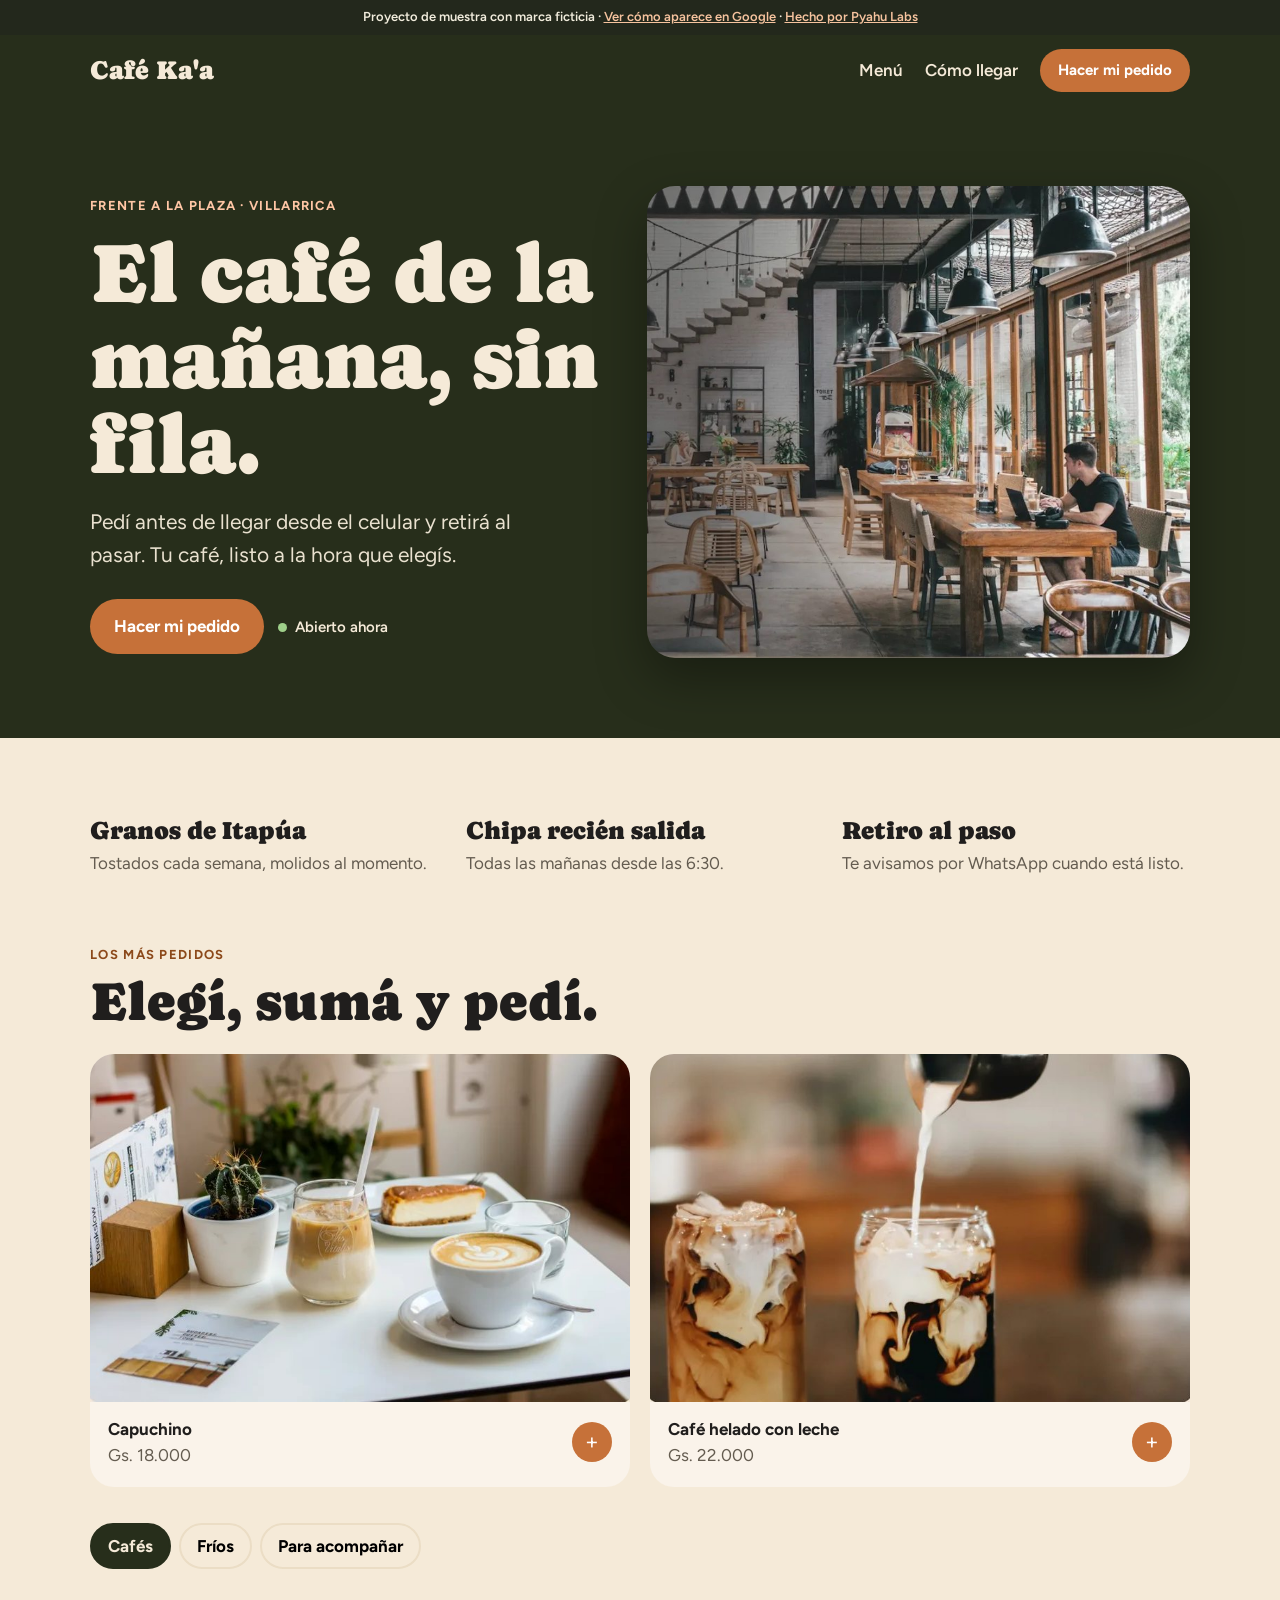
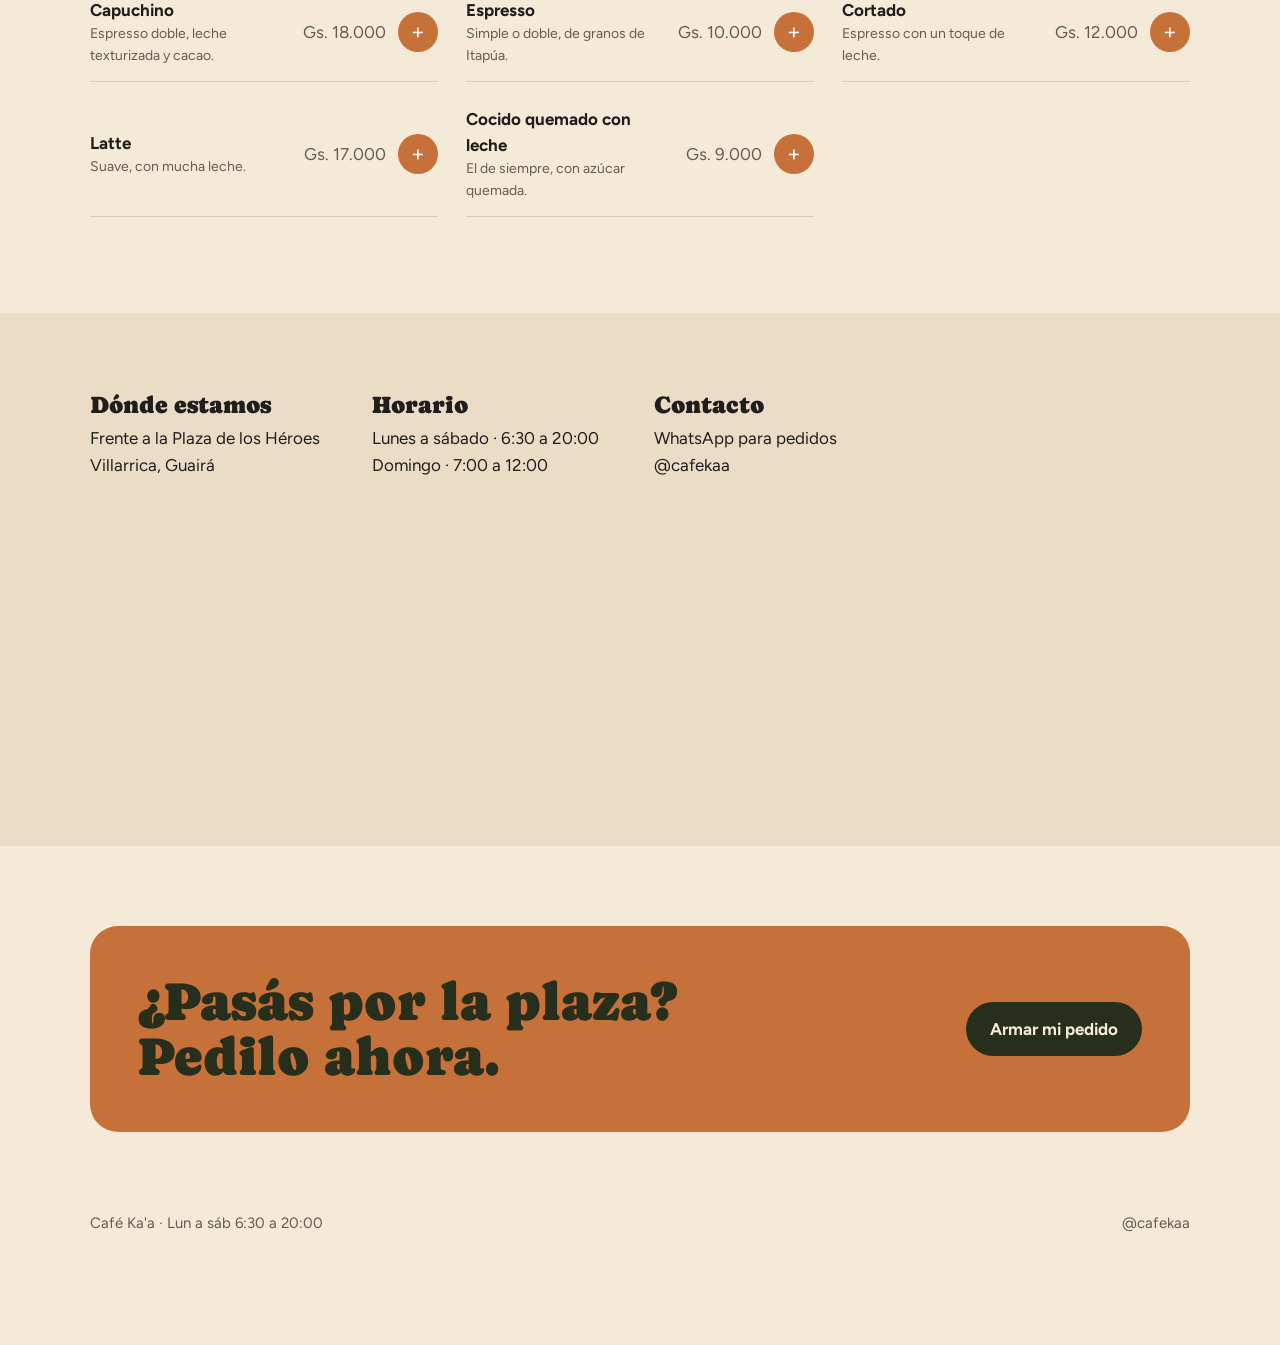
<file: cafe-kaa/index.html>
<!doctype html>
<html lang="es">
<head>
<meta charset="utf-8">
<meta name="viewport" content="width=device-width,initial-scale=1">
<title>Café Ka'a — El café de la mañana, sin fila · Demo Pyahu Labs</title>
<meta name="description" content="Landing page de muestra: cafetería frente a la plaza de Villarrica con pedido por WhatsApp. Hecha por Pyahu Labs.">
<meta name="robots" content="noindex">
<link rel="icon" href="brote.svg" type="image/svg+xml">
<link rel="stylesheet" href="fonts/fonts.css">
<style>
:root{--bg:#f5ead8;--card:#faf3ea;--surface:#ebddc5;--ink:#201e1d;--muted:#645c50;--dark:#272e1b;--accent:#c67139;--accent-d:#8c491a;--peach:#ffc6a5;--line:color-mix(in srgb,#201e1d 14%,transparent)}
*{box-sizing:border-box}
html{scroll-behavior:smooth}
body{margin:0;background:var(--bg);color:var(--ink);font:17px/1.55 Figtree,system-ui,sans-serif;overflow-x:clip}
h1,h2,h3{font-family:Caprasimo,Georgia,serif;font-weight:400;margin:0;line-height:1.02}
img{display:block;max-width:100%}
button{font:inherit;cursor:pointer}
.demo-bar{background:#23281C;color:#F1ECDC;font:600 13px/1.3 Figtree,system-ui,sans-serif;padding:9px 16px;text-align:center}
.demo-bar a{color:#F6C39E}
.wrap{max-width:1180px;margin:0 auto;padding:0 clamp(18px,4vw,40px)}
.btn{display:inline-flex;align-items:center;gap:8px;border:0;border-radius:999px;padding:14px 24px;font-weight:700;background:var(--accent);color:#fff;text-decoration:none;transition:background .2s,transform .15s}
.btn:hover{background:var(--accent-d)}
.btn.dark{background:var(--dark);color:var(--bg)}
.btn.small{padding:10px 18px;font-size:15px}
header.top{position:sticky;top:0;z-index:20;background:var(--dark);color:var(--bg)}
header.top .wrap{display:flex;justify-content:space-between;align-items:center;padding-top:14px;padding-bottom:14px;gap:12px}
.brand{font-family:Caprasimo,serif;font-size:26px;text-decoration:none;color:inherit}
header nav{display:flex;gap:22px;align-items:center}
header nav a:not(.btn){color:var(--bg);text-decoration:none;font-weight:600}
@media(max-width:720px){header nav a:not(.btn){display:none}}
.hero{background:var(--dark);color:var(--bg)}
.hero .wrap{display:grid;grid-template-columns:1fr 1.05fr;gap:40px;align-items:center;padding-top:clamp(40px,7vw,80px);padding-bottom:clamp(40px,7vw,80px)}
@media(max-width:820px){.hero .wrap{grid-template-columns:1fr}}
.kicker{font-size:13px;font-weight:700;letter-spacing:.1em;text-transform:uppercase;color:var(--peach)}
.hero h1{font-size:clamp(46px,7vw,84px);margin:14px 0 18px}
.hero p{font-size:clamp(18px,1.8vw,21px);margin:0 0 28px;max-width:440px;color:#e9e1cf}
.hero .ph{border-radius:28px;overflow:hidden;aspect-ratio:1.15;box-shadow:0 20px 50px rgba(0,0,0,.35)}
.hero .ph img{width:100%;height:100%;object-fit:cover}
.open{display:inline-flex;align-items:center;gap:8px;margin-left:14px;font-weight:600;font-size:15px}
.open i{width:9px;height:9px;border-radius:50%;background:#9fd08a;display:block}
.hl{display:grid;grid-template-columns:repeat(auto-fit,minmax(240px,1fr));gap:28px;padding:clamp(48px,7vw,80px) 0 24px}
.hl h3{font-size:25px;margin-bottom:6px}
.hl p{margin:0;color:var(--muted)}
section.menu{padding:40px 0 clamp(56px,8vw,96px)}
.sec-k{font-size:13px;font-weight:700;letter-spacing:.1em;text-transform:uppercase;color:var(--accent-d)}
.menu h2{font-size:clamp(34px,5vw,54px);margin:8px 0 24px}
.stars{display:grid;grid-template-columns:1fr 1fr;gap:20px;margin-bottom:36px}
@media(max-width:640px){.stars{grid-template-columns:1fr}}
.star{background:var(--card);border-radius:24px;overflow:hidden}
.star img{aspect-ratio:1.55;object-fit:cover;width:100%}
.star .row{padding:14px 18px 18px}
.row{display:flex;justify-content:space-between;align-items:center;gap:12px}
.row b{font-weight:700}
.row .pr{color:var(--muted);white-space:nowrap}
.add{border:0;background:var(--accent);color:#fff;width:40px;height:40px;border-radius:50%;font-size:22px;line-height:1;flex:none;transition:transform .15s,background .2s}
.add:hover{background:var(--accent-d)}
.add:active{transform:scale(.9)}
.add .n{font-size:15px;font-weight:700}
.add.has{background:var(--dark)}
.cats{display:flex;gap:8px;margin-bottom:14px;flex-wrap:wrap}
.cats button{border:2px solid var(--surface);background:transparent;border-radius:999px;padding:8px 16px;font-weight:700}
.cats button.on{background:var(--dark);border-color:var(--dark);color:var(--bg)}
.list{display:grid;grid-template-columns:repeat(auto-fit,minmax(320px,1fr));gap:10px 28px}
.item{padding:14px 0;border-bottom:1px solid var(--line)}
.item small{display:block;color:var(--muted);font-size:14px}
.visit{background:var(--surface);padding:clamp(48px,7vw,80px) 0}
.visit .wrap{display:grid;grid-template-columns:repeat(auto-fit,minmax(240px,1fr));gap:28px}
.visit h3{font-size:24px;margin-bottom:8px}
.visit p{margin:0}
.map{grid-column:1/-1;border-radius:24px;overflow:hidden;height:260px;border:0;width:100%}
.cta{padding:clamp(48px,7vw,80px) 0}
.cta .box{background:var(--accent);border-radius:28px;padding:clamp(28px,5vw,48px);display:flex;justify-content:space-between;align-items:center;gap:24px;flex-wrap:wrap}
.cta h2{font-size:clamp(34px,5vw,54px);color:var(--dark)}
footer{padding:0 0 110px;color:var(--muted);font-size:15px}
footer .wrap{display:flex;justify-content:space-between;gap:16px;flex-wrap:wrap}
.cartbar{position:fixed;left:50%;bottom:16px;transform:translate(-50%,140%);width:min(640px,calc(100% - 24px));background:var(--dark);color:var(--bg);border-radius:22px;padding:14px 16px 14px 20px;display:flex;justify-content:space-between;align-items:center;gap:12px;z-index:30;transition:transform .35s cubic-bezier(.2,.7,.2,1);box-shadow:0 16px 40px rgba(0,0,0,.3)}
.cartbar{visibility:hidden}.cartbar.on{visibility:visible;transform:translate(-50%,0)}
.cartbar small{display:block;color:#cfc6b3}
.sheet{position:fixed;inset:0;z-index:40;background:rgba(32,30,29,.45);display:none;align-items:flex-end;justify-content:center}
.sheet.on{display:flex}
.sheet .in{background:var(--bg);width:min(560px,100%);border-radius:28px 28px 0 0;padding:24px;max-height:90dvh;overflow:auto}
@media(min-width:700px){.sheet{align-items:center}.sheet .in{border-radius:28px}}
.ln{display:flex;justify-content:space-between;align-items:center;padding:10px 0;border-bottom:1px solid var(--line);gap:10px}
.q{display:flex;align-items:center;gap:8px}
.q button{width:30px;height:30px;border-radius:50%;border:0;background:var(--surface);font-weight:700}
.f{display:flex;flex-direction:column;gap:6px;margin-top:14px}
.f label{font-weight:600;font-size:15px}
.f input,.f select{font:inherit;border:1px solid var(--line);background:var(--card);border-radius:12px;padding:11px 12px}
</style>
</head>
<body>
<div class="demo-bar">Proyecto de muestra con marca ficticia · <a href="google.html">Ver cómo aparece en Google</a> · <a href="/">Hecho por Pyahu Labs</a></div>

<header class="top"><div class="wrap">
  <a class="brand" href="#">Café Ka'a</a>
  <nav><a href="#menu">Menú</a><a href="#visita">Cómo llegar</a><a class="btn small" href="#menu">Hacer mi pedido</a></nav>
</div></header>

<section class="hero"><div class="wrap">
  <div>
    <span class="kicker">Frente a la plaza · Villarrica</span>
    <h1>El café de la mañana, sin fila.</h1>
    <p>Pedí antes de llegar desde el celular y retirá al pasar. Tu café, listo a la hora que elegís.</p>
    <a class="btn" href="#menu">Hacer mi pedido</a><span class="open" id="open"><i></i>Abierto ahora</span>
  </div>
  <div class="ph"><img src="img/salon.jpg" alt="Salón de Café Ka'a con mesas de madera y luz natural"></div>
</div></section>

<main class="wrap">
  <div class="hl">
    <div><h3>Granos de Itapúa</h3><p>Tostados cada semana, molidos al momento.</p></div>
    <div><h3>Chipa recién salida</h3><p>Todas las mañanas desde las 6:30.</p></div>
    <div><h3>Retiro al paso</h3><p>Te avisamos por WhatsApp cuando está listo.</p></div>
  </div>

  <section class="menu" id="menu">
    <span class="sec-k">Los más pedidos</span>
    <h2>Elegí, sumá y pedí.</h2>
    <div class="stars" id="stars"></div>
    <div class="cats" id="cats"></div>
    <div class="list" id="list"></div>
  </section>
</main>

<section class="visit" id="visita"><div class="wrap">
  <div><h3>Dónde estamos</h3><p>Frente a la Plaza de los Héroes<br>Villarrica, Guairá</p></div>
  <div><h3>Horario</h3><p>Lunes a sábado · 6:30 a 20:00<br>Domingo · 7:00 a 12:00</p></div>
  <div><h3>Contacto</h3><p>WhatsApp para pedidos<br>@cafekaa</p></div>
  <iframe class="map" title="Mapa de Villarrica" loading="lazy" src="https://www.openstreetmap.org/export/embed.html?bbox=-56.4450%2C-25.7560%2C-56.4250%2C-25.7440&amp;layer=mapnik&amp;marker=-25.7497%2C-56.4353"></iframe>
</div></section>

<section class="cta"><div class="wrap"><div class="box">
  <h2>¿Pasás por la plaza?<br>Pedilo ahora.</h2>
  <a class="btn dark" href="#menu">Armar mi pedido</a>
</div></div></section>
<footer><div class="wrap"><span>Café Ka'a · Lun a sáb 6:30 a 20:00</span><span>@cafekaa</span></div></footer>

<div class="cartbar" id="bar"><div><b id="bn">1 producto</b><small id="bt">Gs. 0</small></div><button class="btn" id="go">Ver pedido</button></div>
<div class="sheet" id="sheet"><div class="in">
  <div class="row"><h2 style="font-size:30px">Tu pedido</h2><button class="q" id="close" style="border:0;background:var(--surface);width:38px;height:38px;border-radius:50%;justify-content:center;font-size:20px" aria-label="Cerrar">×</button></div>
  <div id="lines" style="margin-top:10px"></div>
  <div class="row" style="margin-top:14px;font-weight:700;font-size:19px"><span>Total</span><span id="tt"></span></div>
  <div class="f"><label for="nm">Tu nombre</label><input id="nm" placeholder="Para saber de quién es" autocomplete="given-name"></div>
  <div class="f"><label for="hr">¿A qué hora pasás?</label><select id="hr"></select></div>
  <a class="btn" id="send" style="width:100%;justify-content:center;margin-top:20px" target="_blank" rel="noopener">Enviar pedido por WhatsApp</a>
  <p style="font-size:14px;color:var(--muted);text-align:center;margin:10px 0 0">Se abre WhatsApp con el pedido ya escrito. Pagás al retirar.</p>
</div></div>

<script>
const WHATSAPP = '595993485179'; // número del local (en la demo, el de Pyahu Labs)
const MENU = [
  { id: 'capu', cat: 'Cafés', name: 'Capuchino', price: 18000, img: 'img/capuchino.jpg', star: true, d: 'Espresso doble, leche texturizada y cacao.' },
  { id: 'helado', cat: 'Fríos', name: 'Café helado con leche', price: 22000, img: 'img/helado.jpg', star: true, d: 'Cold brew de 18 horas con leche y hielo.' },
  { id: 'esp', cat: 'Cafés', name: 'Espresso', price: 10000, d: 'Simple o doble, de granos de Itapúa.' },
  { id: 'cortado', cat: 'Cafés', name: 'Cortado', price: 12000, d: 'Espresso con un toque de leche.' },
  { id: 'latte', cat: 'Cafés', name: 'Latte', price: 17000, d: 'Suave, con mucha leche.' },
  { id: 'cocido', cat: 'Cafés', name: 'Cocido quemado con leche', price: 9000, d: 'El de siempre, con azúcar quemada.' },
  { id: 'terere', cat: 'Fríos', name: "Tereré de la casa (termo)", price: 15000, d: 'Yuyos frescos del día y hielo.' },
  { id: 'jugo', cat: 'Fríos', name: 'Jugo natural de naranja', price: 14000, d: 'Exprimido en el momento.' },
  { id: 'chipa', cat: 'Para acompañar', name: 'Chipa (3 unidades)', price: 9000, d: 'Recién salida del horno.' },
  { id: 'medialunas', cat: 'Para acompañar', name: 'Medialunas (2)', price: 10000, d: 'De manteca, con o sin dulce de leche.' },
  { id: 'tostado', cat: 'Para acompañar', name: 'Tostado de jamón y queso', price: 16000, d: 'Pan de campo, bien caliente.' },
  { id: 'budin', cat: 'Para acompañar', name: 'Budín de banana', price: 12000, d: 'Casero, porción generosa.' }
];
const $ = s => document.querySelector(s);
const gs = n => 'Gs. ' + n.toLocaleString('es-PY').replace(/,/g, '.');
const cart = {};
let cat = 'Cafés';
const addBtn = m => `<button class="add ${cart[m.id] ? 'has' : ''}" data-add="${m.id}" aria-label="Agregar ${m.name}">${cart[m.id] ? `<span class="n">${cart[m.id]}</span>` : '+'}</button>`;
function render() {
  $('#stars').innerHTML = MENU.filter(m => m.star).map(m => `<div class="star"><img src="${m.img}" alt="${m.name}" loading="lazy"><div class="row"><div><b>${m.name}</b><br><span class="pr">${gs(m.price)}</span></div>${addBtn(m)}</div></div>`).join('');
  const cats = [...new Set(MENU.map(m => m.cat))];
  $('#cats').innerHTML = cats.map(c => `<button class="${c === cat ? 'on' : ''}" data-cat="${c}">${c}</button>`).join('');
  $('#list').innerHTML = MENU.filter(m => m.cat === cat).map(m => `<div class="item row"><div><b>${m.name}</b><small>${m.d}</small></div><div class="row"><span class="pr">${gs(m.price)}</span>${addBtn(m)}</div></div>`).join('');
  const ids = Object.keys(cart), n = ids.reduce((t, i) => t + cart[i], 0), tot = ids.reduce((t, i) => t + cart[i] * MENU.find(m => m.id === i).price, 0);
  $('#bar').classList.toggle('on', n > 0);
  $('#bn').textContent = n + (n === 1 ? ' producto' : ' productos');
  $('#bt').textContent = gs(tot);
  $('#tt').textContent = gs(tot);
  $('#lines').innerHTML = ids.map(i => { const m = MENU.find(x => x.id === i); return `<div class="ln"><span>${m.name}<br><small style="color:var(--muted)">${gs(m.price * cart[i])}</small></span><span class="q"><button data-d="${i}" data-v="-1" aria-label="Menos">−</button><b>${cart[i]}</b><button data-d="${i}" data-v="1" aria-label="Más">+</button></span></div>`; }).join('');
  const lines = ids.map(i => `• ${cart[i]} × ${MENU.find(m => m.id === i).name}`).join('\n');
  const msg = `Hola Café Ka'a! Quiero pedir para retirar:\n${lines}\nTotal: ${gs(tot)}\nPaso a las: ${$('#hr').value}${$('#nm').value.trim() ? '\nA nombre de: ' + $('#nm').value.trim() : ''}`;
  $('#send').href = `https://wa.me/${WHATSAPP}?text=${encodeURIComponent(msg)}`;
  if (!n) $('#sheet').classList.remove('on');
}
function hours() {
  const now = new Date(), opts = ['Lo antes posible (15 min)'];
  let t = new Date(now.getTime() + 30 * 60000); t.setMinutes(Math.ceil(t.getMinutes() / 15) * 15, 0, 0);
  for (let i = 0; i < 10; i++) { opts.push(t.toTimeString().slice(0, 5)); t = new Date(t.getTime() + 15 * 60000); }
  $('#hr').innerHTML = opts.map(o => `<option>${o}</option>`).join('');
  const h = now.getHours() + now.getMinutes() / 60, d = now.getDay();
  const open = d === 0 ? h >= 7 && h < 12 : h >= 6.5 && h < 20;
  $('#open').innerHTML = open ? '<i></i>Abierto ahora' : '<i style="background:#e0a07a"></i>Cerrado · abrimos 6:30';
}
document.addEventListener('click', e => {
  const a = e.target.closest('[data-add]'); if (a) { cart[a.dataset.add] = (cart[a.dataset.add] || 0) + 1; render(); }
  const c = e.target.closest('[data-cat]'); if (c) { cat = c.dataset.cat; render(); }
  const d = e.target.closest('[data-d]'); if (d) { cart[d.dataset.d] += +d.dataset.v; if (cart[d.dataset.d] <= 0) delete cart[d.dataset.d]; render(); }
  if (e.target.closest('#go')) $('#sheet').classList.add('on');
  if (e.target.closest('#close') || e.target === $('#sheet')) $('#sheet').classList.remove('on');
});
$('#nm').addEventListener('input', render); $('#hr').addEventListener('change', render);
hours(); render();
</script>
</body>
</html>
</file>
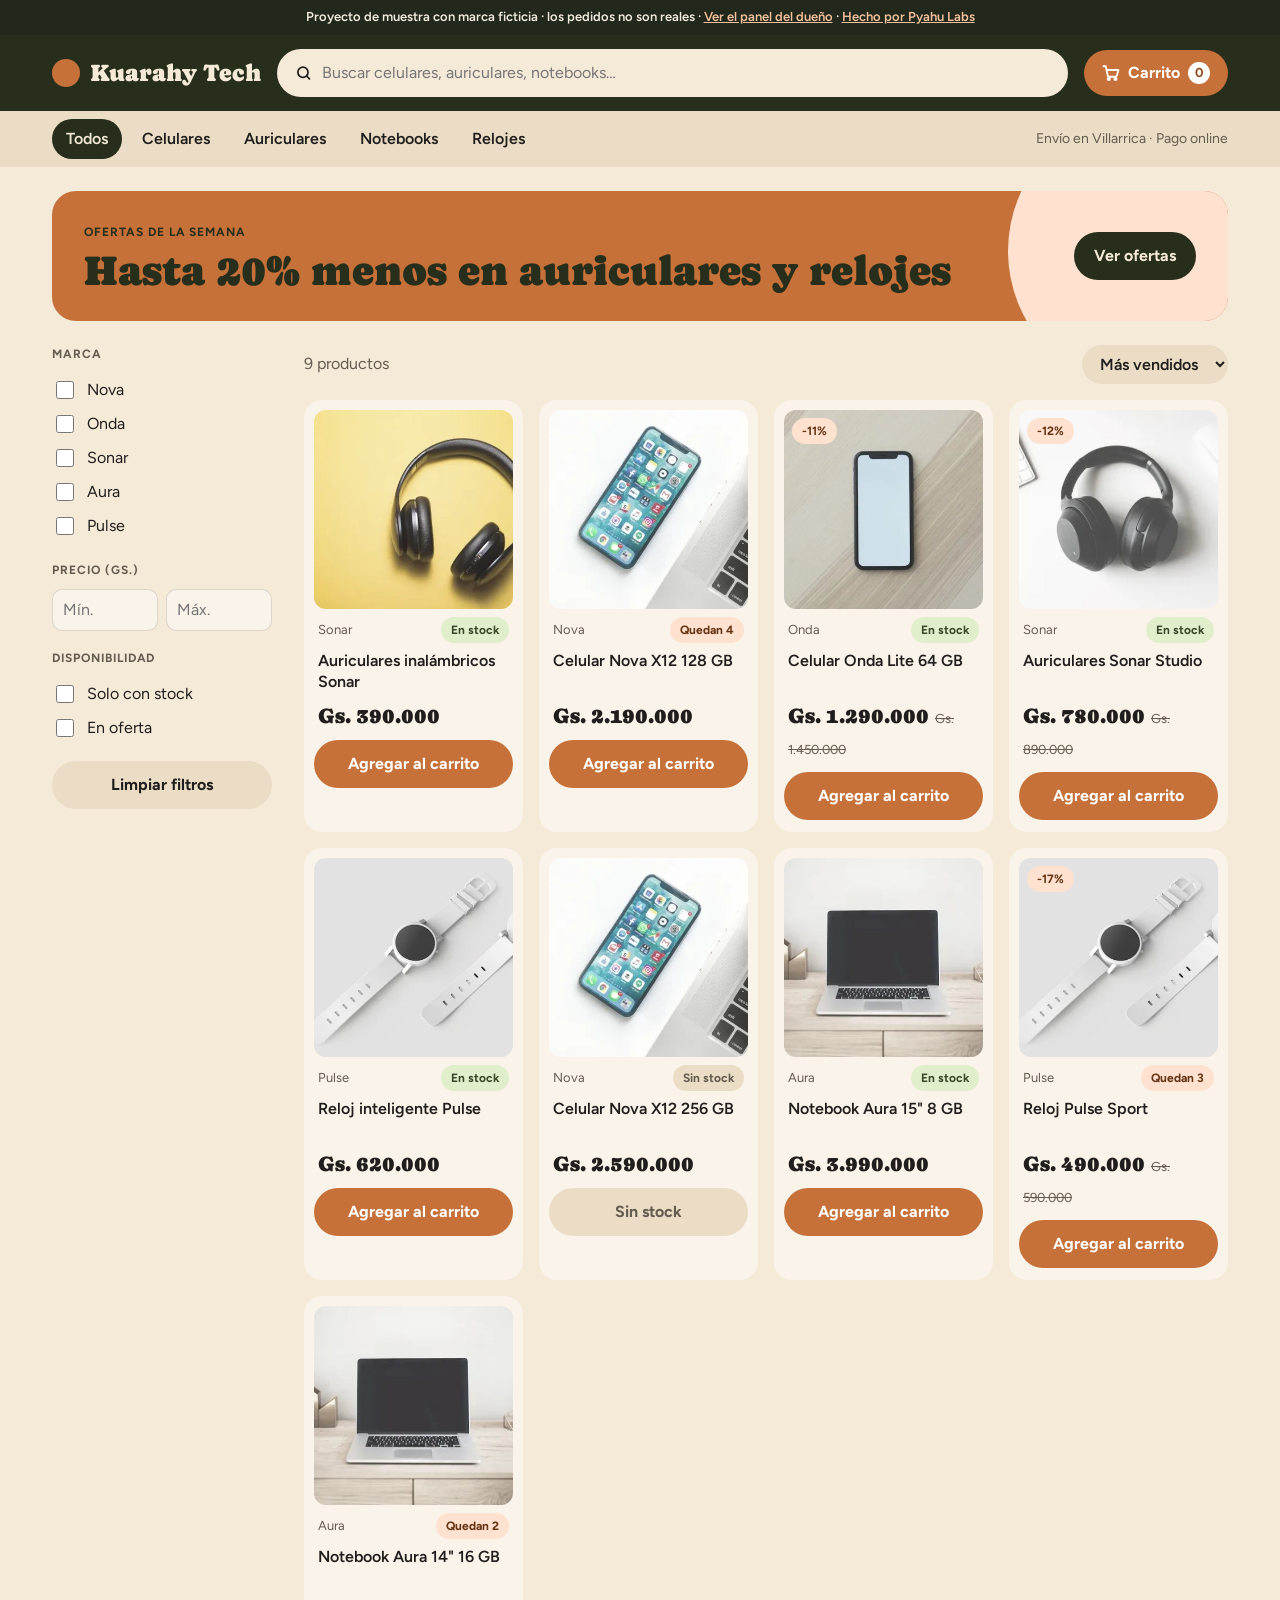
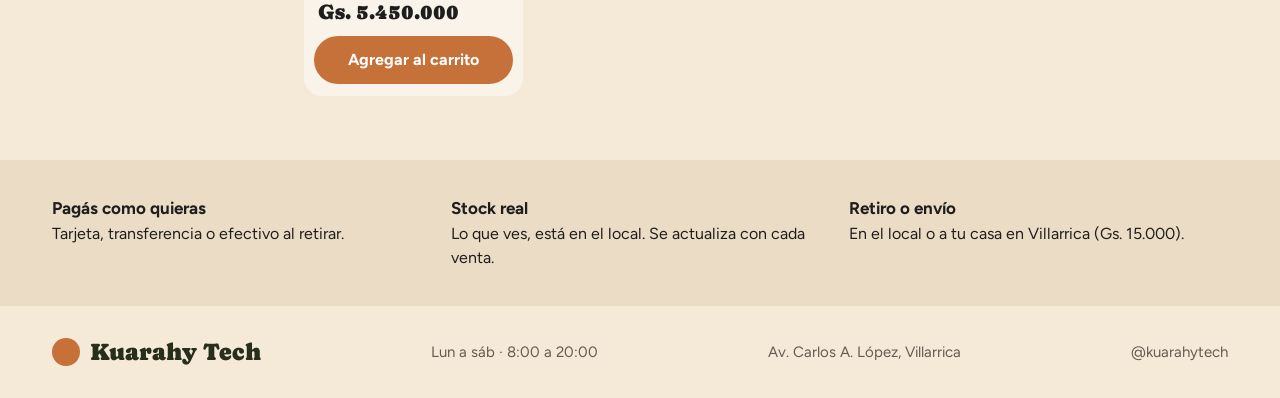
<file: kuarahy-tech/index.html>
<!doctype html>
<html lang="es">
<head>
<meta charset="utf-8">
<meta name="viewport" content="width=device-width,initial-scale=1">
<title>Kuarahy Tech — Tienda de electrónica en Villarrica · Demo Pyahu Labs</title>
<meta name="description" content="Demo de tienda online con carrito, stock y panel para el dueño. Hecha por Pyahu Labs.">
<meta name="robots" content="noindex">
<link rel="icon" href="brote.svg" type="image/svg+xml">
<link rel="stylesheet" href="fonts/fonts.css">
<link rel="stylesheet" href="style.css">
</head>
<body>
<div class="demo-bar">Proyecto de muestra con marca ficticia · los pedidos no son reales · <a href="panel.html">Ver el panel del dueño</a> · <a href="/">Hecho por Pyahu Labs</a></div>

<header class="top">
  <div class="wrap">
    <a class="logo" href="index.html"><i></i>Kuarahy Tech</a>
    <label class="search"><svg width="18" height="18" viewBox="0 0 24 24" fill="none" stroke="currentColor" stroke-width="2.4" stroke-linecap="round"><circle cx="11" cy="11" r="7"/><path d="m20 20-3.5-3.5"/></svg><input id="q" type="search" placeholder="Buscar celulares, auriculares, notebooks…" aria-label="Buscar"></label>
    <button class="cartbtn" id="openCart" aria-label="Abrir carrito"><svg width="18" height="18" viewBox="0 0 24 24" fill="none" stroke="currentColor" stroke-width="2.4" stroke-linecap="round" stroke-linejoin="round"><circle cx="9" cy="20" r="1.5"/><circle cx="18" cy="20" r="1.5"/><path d="M2 3h3l2.6 12.4a2 2 0 0 0 2 1.6h8.2a2 2 0 0 0 2-1.5L22 8H6"/></svg>Carrito <b id="count">0</b></button>
  </div>
  <nav class="cats"><div class="wrap" id="cats"></div></nav>
</header>

<main class="wrap">
  <section class="promo">
    <div><small>Ofertas de la semana</small><h1>Hasta 20% menos en auriculares y relojes</h1></div>
    <button class="btn dark" id="seeOffers">Ver ofertas</button>
  </section>

  <div class="shop">
    <aside class="filters" id="filters">
      <h4>Marca</h4><div id="brands"></div>
      <h4>Precio (Gs.)</h4>
      <div class="price-in"><input id="pmin" type="number" inputmode="numeric" placeholder="Mín." min="0" step="50000"><input id="pmax" type="number" inputmode="numeric" placeholder="Máx." min="0" step="50000"></div>
      <h4>Disponibilidad</h4>
      <label class="chk"><input type="checkbox" id="onlyStock">Solo con stock</label>
      <label class="chk"><input type="checkbox" id="onlyOffer">En oferta</label>
      <button class="btn ghost" id="clear" style="margin-top:16px;width:100%">Limpiar filtros</button>
    </aside>
    <section>
      <div class="bar">
        <span id="n" style="color:var(--muted)"></span>
        <div style="display:flex;gap:8px">
          <button class="btn ghost fbtn" id="toggleF">Filtros</button>
          <select id="sort" aria-label="Ordenar"><option value="sold">Más vendidos</option><option value="low">Menor precio</option><option value="high">Mayor precio</option><option value="az">A–Z</option></select>
        </div>
      </div>
      <div class="grid" id="grid"></div>
    </section>
  </div>
</main>

<section class="perks"><div class="wrap">
  <div><b>Pagás como quieras</b>Tarjeta, transferencia o efectivo al retirar.</div>
  <div><b>Stock real</b>Lo que ves, está en el local. Se actualiza con cada venta.</div>
  <div><b>Retiro o envío</b>En el local o a tu casa en Villarrica (Gs. 15.000).</div>
</div></section>
<footer class="f"><div class="wrap"><span class="logo"><i></i>Kuarahy Tech</span><span>Lun a sáb · 8:00 a 20:00</span><span>Av. Carlos A. López, Villarrica</span><span>@kuarahytech</span></div></footer>

<div class="scrim" id="scrim"></div>
<aside class="drawer" id="drawer" aria-label="Carrito">
  <header><h2 style="font-size:26px">Tu carrito</h2><button class="x" data-close aria-label="Cerrar">×</button></header>
  <div class="items" id="items"></div>
  <footer>
    <div class="tot"><span>Total</span><span id="total">Gs. 0</span></div>
    <button class="btn" id="checkout">Finalizar compra</button>
  </footer>
</aside>

<div class="modal" id="modal"><div class="box" id="box"></div></div>
<div class="toast" id="toast"></div>

<script src="data.js"></script>
<script>
const $ = s => document.querySelector(s);
let products = KT.products(), cart = KT.cart();
const state = { cat: 'Todos', q: '', brands: new Set(), min: 0, max: 0, stock: false, offer: false, sort: 'sold' };
const byId = id => products.find(p => p.id === id);

function toast(t) { const el = $('#toast'); el.textContent = t; el.classList.add('on'); clearTimeout(toast.t); toast.t = setTimeout(() => el.classList.remove('on'), 2200); }

function renderCats() {
  const cats = ['Todos', ...new Set(products.map(p => p.cat))];
  $('#cats').innerHTML = cats.map(c => `<button class="${c === state.cat ? 'on' : ''}" data-cat="${c}">${c}</button>`).join('') + '<span class="note">Envío en Villarrica · Pago online</span>';
  const brands = [...new Set(products.map(p => p.brand))];
  $('#brands').innerHTML = brands.map(b => `<label class="chk"><input type="checkbox" value="${b}" ${state.brands.has(b) ? 'checked' : ''}>${b}</label>`).join('');
}

function stockPill(p) {
  if (p.stock <= 0) return '<span class="pill off">Sin stock</span>';
  if (p.stock <= 4) return `<span class="pill warn">Quedan ${p.stock}</span>`;
  return '<span class="pill">En stock</span>';
}
function inCart(id) { const l = cart.find(l => l.id === id); return l ? l.q : 0; }

function render() {
  let list = products.filter(p =>
    (state.cat === 'Todos' || p.cat === state.cat) &&
    (!state.q || (p.name + ' ' + p.brand + ' ' + p.cat).toLowerCase().includes(state.q)) &&
    (!state.brands.size || state.brands.has(p.brand)) &&
    (!state.min || p.price >= state.min) && (!state.max || p.price <= state.max) &&
    (!state.stock || p.stock > 0) && (!state.offer || p.old > p.price));
  const s = { sold: (a, b) => b.sold - a.sold, low: (a, b) => a.price - b.price, high: (a, b) => b.price - a.price, az: (a, b) => a.name.localeCompare(b.name) }[state.sort];
  list.sort(s);
  $('#n').textContent = list.length + (list.length === 1 ? ' producto' : ' productos');
  $('#grid').innerHTML = list.length ? list.map(p => {
    const q = inCart(p.id);
    const btn = p.stock <= 0 ? '<button class="btn" disabled>Sin stock</button>'
      : q ? `<button class="btn ok" data-add="${p.id}">✓ En el carrito (${q})</button>`
      : `<button class="btn" data-add="${p.id}">Agregar al carrito</button>`;
    return `<article class="card">
      <div class="ph" data-view="${p.id}"><img src="${p.img}" alt="${p.name}" loading="lazy">${p.old > p.price ? `<span class="pill warn tag">-${Math.round(100 - p.price * 100 / p.old)}%</span>` : ''}</div>
      <div class="meta"><span>${p.brand}</span>${stockPill(p)}</div>
      <h3 data-view="${p.id}">${p.name}</h3>
      <div class="pr">${KT.gs(p.price)}${p.old > p.price ? `<s>${KT.gs(p.old)}</s>` : ''}</div>
      ${btn}</article>`;
  }).join('') : '<div class="empty">No encontramos productos con esos filtros. <br><button class="btn ghost" id="clear2" style="margin-top:12px">Limpiar filtros</button></div>';
  renderCart();
}

function add(id) {
  const p = byId(id); const l = cart.find(l => l.id === id);
  if ((l ? l.q : 0) >= p.stock) { toast('No hay más stock de este producto'); return; }
  l ? l.q++ : cart.push({ id, q: 1 });
  KT.saveCart(cart); render(); toast('Agregado al carrito');
}
function cartTotal() { return cart.reduce((t, l) => t + byId(l.id).price * l.q, 0); }
function renderCart() {
  cart = cart.filter(l => byId(l.id));
  $('#count').textContent = cart.reduce((t, l) => t + l.q, 0);
  $('#items').innerHTML = cart.length ? cart.map(l => { const p = byId(l.id); return `<div class="line"><img src="${p.img}" alt=""><div><div style="font-weight:600;line-height:1.3">${p.name}</div><div style="color:var(--muted);font-size:14px">${KT.gs(p.price)}</div><div class="qty"><button data-q="${l.id}" data-d="-1" aria-label="Menos">−</button><b>${l.q}</b><button data-q="${l.id}" data-d="1" aria-label="Más">+</button></div></div><button class="x" data-rm="${l.id}" aria-label="Quitar" style="width:32px;height:32px;font-size:16px">×</button></div>`; }).join('')
    : '<div class="empty">Tu carrito está vacío.</div>';
  $('#total').textContent = KT.gs(cartTotal());
  $('#checkout').disabled = !cart.length;
}
function openDrawer(on) { $('#drawer').classList.toggle('on', on); $('#scrim').classList.toggle('on', on); }
function openModal(html) { $('#box').innerHTML = '<button class="x" data-close aria-label="Cerrar">×</button>' + html; $('#modal').classList.add('on'); $('#scrim').classList.add('on'); }
function closeAll() { $('#modal').classList.remove('on'); openDrawer(false); }

function view(id) {
  const p = byId(id);
  openModal(`<div class="pd"><img src="${p.img}" alt="${p.name}"><div style="display:flex;flex-direction:column;gap:12px">
    <span style="color:var(--muted)">${p.brand} · ${p.cat}</span><h2 style="font-size:28px">${p.name}</h2>
    <div class="pr serif" style="font-size:26px">${KT.gs(p.price)}${p.old > p.price ? ` <s style="font-family:Figtree;font-size:14px;color:var(--muted)">${KT.gs(p.old)}</s>` : ''}</div>
    <p style="margin:0">${p.desc}</p><div>${stockPill(p)}</div>
    ${p.stock > 0 ? `<button class="btn" data-add="${p.id}" data-closeafter>Agregar al carrito</button>` : '<button class="btn" disabled>Sin stock</button>'}
  </div></div>`);
}

function checkout() {
  openDrawer(false);
  openModal(`<h2 style="font-size:28px;margin-bottom:6px">Finalizar compra</h2><p style="margin:0 0 18px;color:var(--muted)">Completá tus datos. Te confirmamos por WhatsApp.</p>
  <form id="co">
    <div class="field"><label for="cn">Nombre y apellido</label><input id="cn" required autocomplete="name"></div>
    <div class="field"><label for="cp">Celular</label><input id="cp" required inputmode="tel" placeholder="09xx xxx xxx" autocomplete="tel"></div>
    <div class="field"><label>Entrega</label><div class="opts">
      <label class="opt"><input type="radio" name="ship" value="Retiro en el local" checked><span><b>Retiro en el local</b><small>Gratis · listo en 1 hora</small></span></label>
      <label class="opt"><input type="radio" name="ship" value="Envío en Villarrica"><span><b>Envío a domicilio</b><small>Villarrica · Gs. 15.000</small></span></label></div></div>
    <div class="field" id="addrF" hidden><label for="ca">Dirección</label><input id="ca" placeholder="Calle, número y referencia"></div>
    <div class="field"><label>Pago</label><div class="opts">
      <label class="opt"><input type="radio" name="pay" value="Tarjeta" checked><span><b>Tarjeta</b><small>Pago online (simulado en la demo)</small></span></label>
      <label class="opt"><input type="radio" name="pay" value="Transferencia"><span><b>Transferencia</b><small>Te pasamos los datos</small></span></label>
      <label class="opt"><input type="radio" name="pay" value="Efectivo al retirar"><span><b>Efectivo</b><small>Al retirar o recibir</small></span></label></div></div>
    <div class="tot" style="margin:18px 0"><span>Total</span><span id="coT"></span></div>
    <button class="btn" style="width:100%">Confirmar pedido</button>
  </form>`);
  const upd = () => { const env = document.querySelector('input[name=ship]:checked').value !== 'Retiro en el local'; $('#addrF').hidden = !env; $('#ca').required = env; $('#coT').textContent = KT.gs(cartTotal() + (env ? KT.SHIPPING : 0)); };
  document.querySelectorAll('input[name=ship]').forEach(r => r.addEventListener('change', upd)); upd();
  $('#co').addEventListener('submit', e => {
    e.preventDefault();
    const ship = document.querySelector('input[name=ship]:checked').value, pay = document.querySelector('input[name=pay]:checked').value;
    const total = cartTotal() + (ship === 'Retiro en el local' ? 0 : KT.SHIPPING);
    const orders = KT.orders(); const n = Math.max(1044, ...orders.map(o => o.n)) + 1;
    const order = { n, name: $('#cn').value.trim(), phone: $('#cp').value.trim(), addr: $('#ca').value.trim(), items: cart.map(l => ({ ...l })), total, pay, ship, status: pay === 'Tarjeta' ? 'Pagado' : 'Nuevo', date: new Date().toISOString().slice(0, 10) };
    orders.unshift(order); KT.saveOrders(orders);
    cart.forEach(l => { const p = byId(l.id); p.stock -= l.q; p.sold += l.q; }); KT.saveProducts(products);
    const lines = cart.map(l => `• ${l.q} × ${byId(l.id).name}`).join('\n');
    const msg = `Hola Kuarahy Tech, hice el pedido #${n}:\n${lines}\nTotal: ${KT.gs(total)}\nEntrega: ${ship}${order.addr ? ' (' + order.addr + ')' : ''}\nPago: ${pay}\nNombre: ${order.name}`;
    cart = []; KT.saveCart(cart); render();
    openModal(`<div style="text-align:center;display:flex;flex-direction:column;gap:14px;align-items:center;padding:12px 0">
      <div style="width:64px;height:64px;border-radius:50%;background:var(--green-l);display:grid;place-items:center;font-size:30px">✓</div>
      <h2 style="font-size:30px">¡Pedido #${n} recibido!</h2>
      <p style="margin:0;max-width:380px">${pay === 'Tarjeta' ? 'El pago quedó aprobado (simulado).' : pay === 'Transferencia' ? 'Te enviamos los datos para transferir por WhatsApp.' : 'Pagás al retirar o recibir.'} El stock ya se descontó y el pedido aparece en el panel del dueño.</p>
      <a class="btn" target="_blank" rel="noopener" href="https://wa.me/${KT.WHATSAPP}?text=${encodeURIComponent(msg)}">Avisar por WhatsApp</a>
      <a class="btn ghost" href="panel.html">Ver el pedido en el panel</a></div>`);
  });
}

document.addEventListener('click', e => {
  const t = e.target;
  if (t.closest('[data-close]') || t === $('#scrim') || t === $('#modal')) return closeAll();
  const c = t.closest('[data-cat]'); if (c) { state.cat = c.dataset.cat; renderCats(); render(); return; }
  const a = t.closest('[data-add]'); if (a) { add(+a.dataset.add); if (a.hasAttribute('data-closeafter')) closeAll(); return; }
  const v = t.closest('[data-view]'); if (v) return view(+v.dataset.view);
  const q = t.closest('[data-q]'); if (q) { const l = cart.find(l => l.id === +q.dataset.q); const p = byId(l.id); const nq = l.q + +q.dataset.d; if (nq > p.stock) return toast('No hay más stock'); l.q = nq; cart = cart.filter(l => l.q > 0); KT.saveCart(cart); render(); return; }
  const r = t.closest('[data-rm]'); if (r) { cart = cart.filter(l => l.id !== +r.dataset.rm); KT.saveCart(cart); render(); return; }
  if (t.closest('#clear') || t.closest('#clear2')) { Object.assign(state, { cat: 'Todos', q: '', min: 0, max: 0, stock: false, offer: false }); state.brands.clear(); ['#q', '#pmin', '#pmax'].forEach(s => $(s).value = ''); $('#onlyStock').checked = $('#onlyOffer').checked = false; renderCats(); render(); }
});
$('#openCart').onclick = () => openDrawer(true);
$('#checkout').onclick = checkout;
$('#seeOffers').onclick = () => { state.offer = true; $('#onlyOffer').checked = true; render(); $('#grid').scrollIntoView({ behavior: 'smooth', block: 'start' }); };
$('#toggleF').onclick = () => $('#filters').classList.toggle('open');
$('#q').addEventListener('input', e => { state.q = e.target.value.trim().toLowerCase(); render(); });
$('#brands').addEventListener('change', e => { e.target.checked ? state.brands.add(e.target.value) : state.brands.delete(e.target.value); render(); });
$('#pmin').addEventListener('input', e => { state.min = +e.target.value || 0; render(); });
$('#pmax').addEventListener('input', e => { state.max = +e.target.value || 0; render(); });
$('#onlyStock').addEventListener('change', e => { state.stock = e.target.checked; render(); });
$('#onlyOffer').addEventListener('change', e => { state.offer = e.target.checked; render(); });
$('#sort').addEventListener('change', e => { state.sort = e.target.value; render(); });
document.addEventListener('keydown', e => { if (e.key === 'Escape') closeAll(); });
window.addEventListener('storage', () => { products = KT.products(); cart = KT.cart(); renderCats(); render(); });
renderCats(); render();
</script>
</body>
</html>
</file>
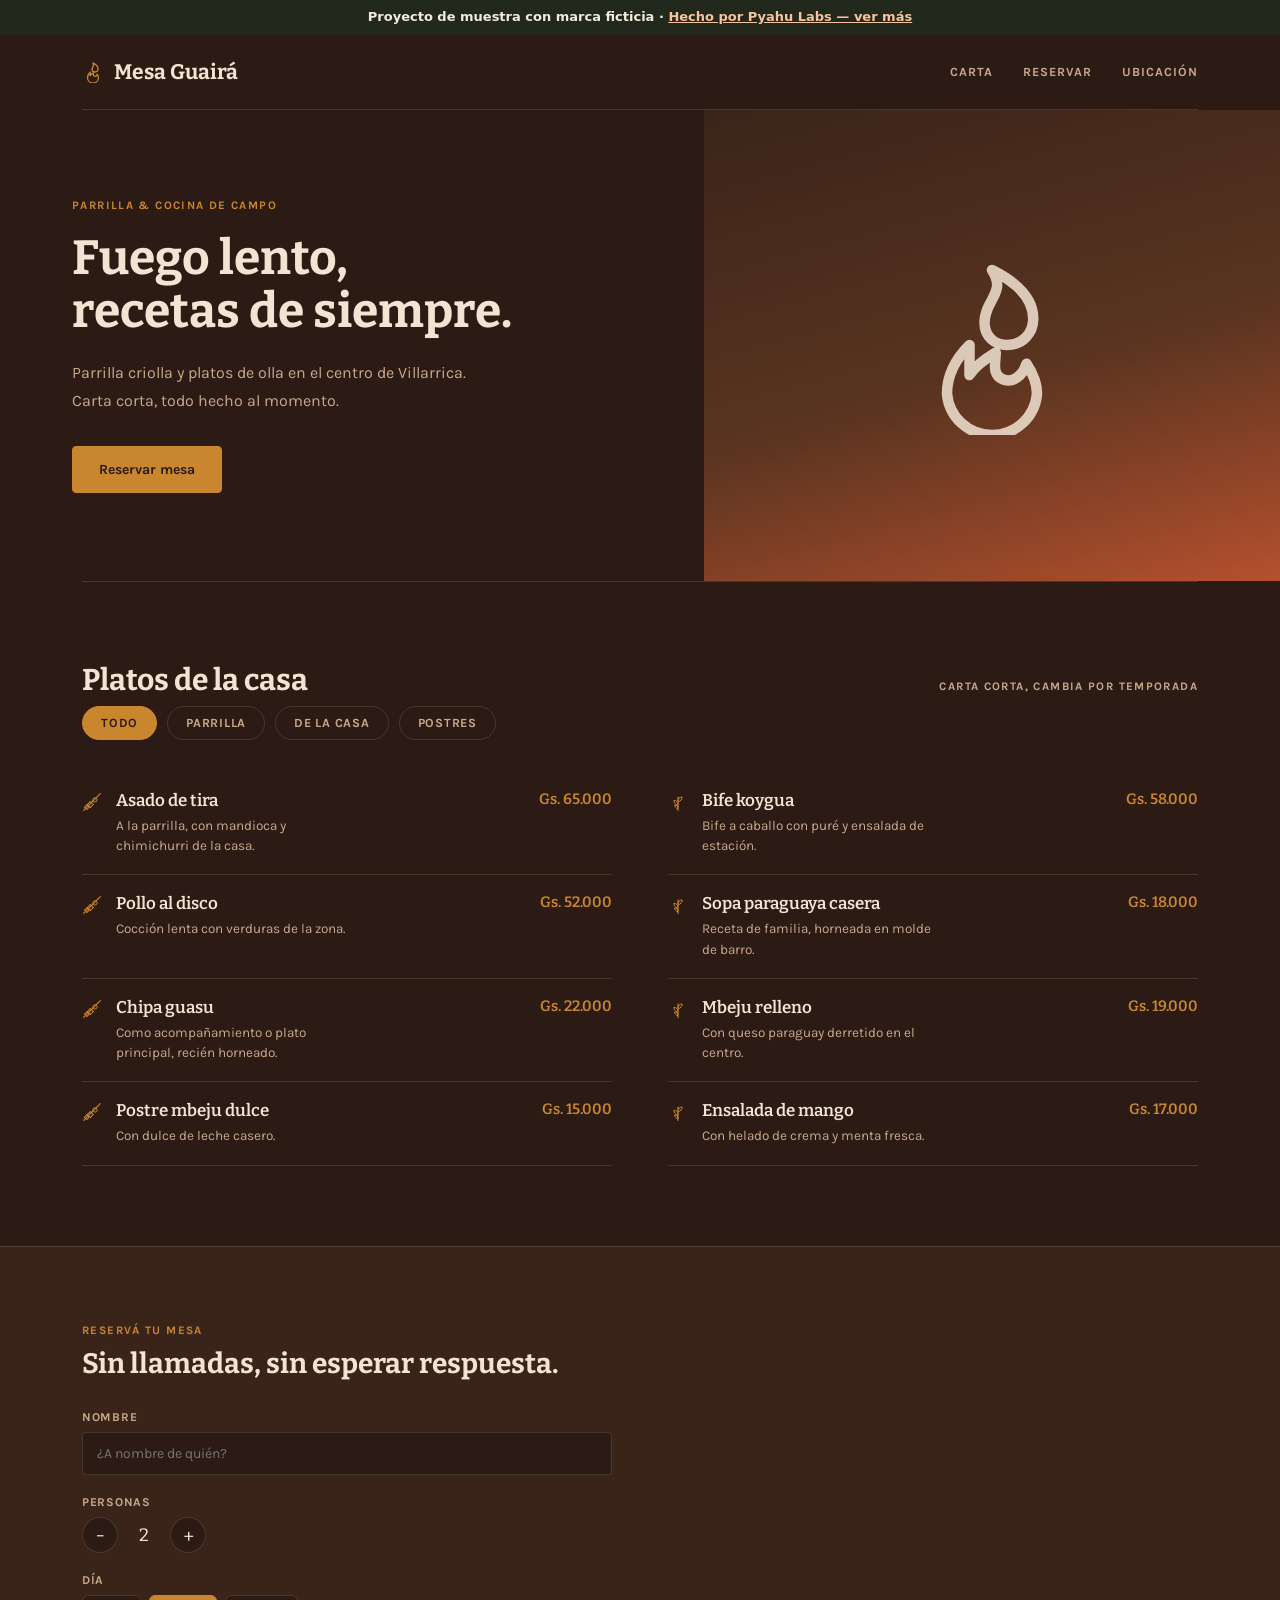
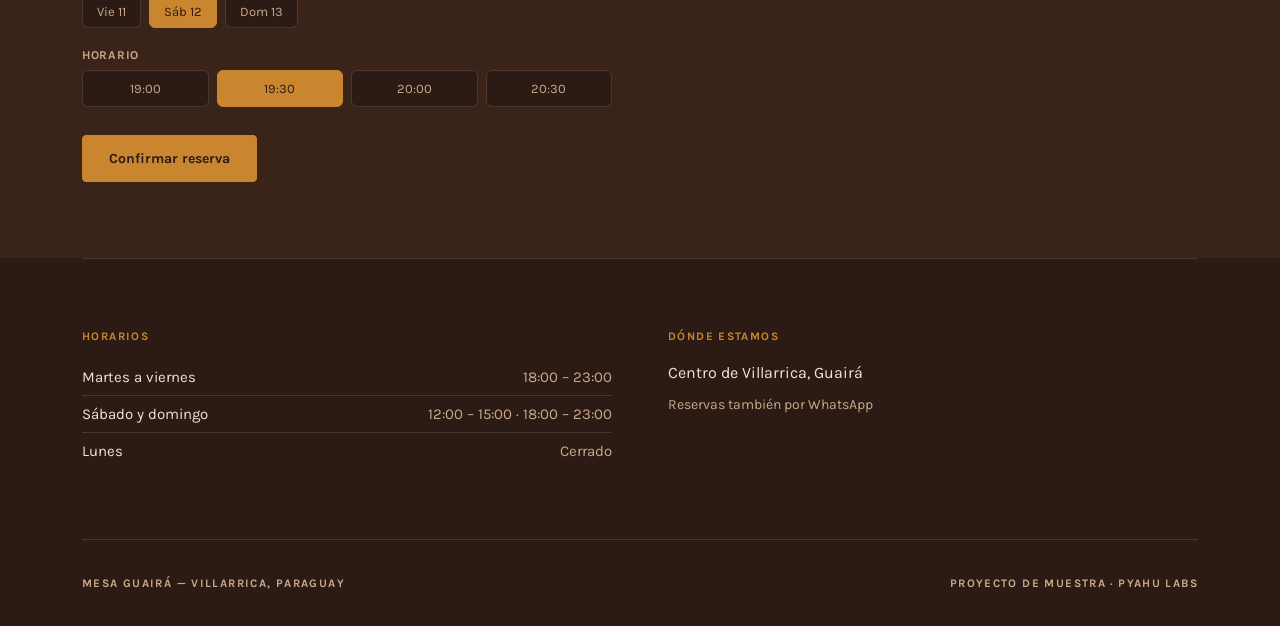
<file: mesa-guaira/index.html>
<!doctype html><html><head><meta charset=utf8><meta name=viewport content="width=device-width,initial-scale=1"><link rel="icon" href="brote.svg" type="image/svg+xml"><meta name="robots" content="noindex"><style>:root{color-scheme:light}body{margin:0;padding:0;font:14px -apple-system,BlinkMacSystemFont,sans-serif;background:#faf9f5;color:#141413}img{max-width:100%}[hidden]:not([hidden=until-found]){display:none!important}</style></head><body><div style="position:relative;z-index:9999;background:#23281C;color:#F1ECDC;font:600 13px/1.3 system-ui,sans-serif;padding:9px 16px;text-align:center">Proyecto de muestra con marca ficticia · <a href="/" style="color:#F6C39E;text-decoration:underline">Hecho por Pyahu Labs — ver más</a></div>
<title>Mesa Guairá — Demo · Pyahu Labs</title>
<style>
  @import url('https://fonts.googleapis.com/css2?family=Bitter:ital,wght@0,400;0,600;0,700;1,400&family=Karla:wght@400;500;600;700&display=swap');

  :root{
    --bg:#2B1B14; --surface:#3A2419; --surface-2:#472C1E; --ink:#F3E3D3; --ink-soft:#C9A98C;
    --line:rgba(243,227,211,0.14); --accent:#C9862E; --accent-ink:#2B1B14; --ember:#B5502E;
  }
  *{box-sizing:border-box;}
  body{margin:0;background:var(--bg);color:var(--ink);font-family:'Karla',Arial,sans-serif;-webkit-font-smoothing:antialiased;}
  h1,h2,h3{font-family:'Bitter',Georgia,serif;text-wrap:balance;margin:0;}
  p{margin:0;}
  a{text-decoration:none;color:inherit;}
  button,input{font-family:inherit;}
  .wrap{max-width:1180px;margin:0 auto;padding:0 32px;}
  .label{font-family:'Karla',sans-serif;font-size:11.5px;font-weight:700;text-transform:uppercase;letter-spacing:0.12em;color:var(--ink-soft);}
  .btn{
    font-family:'Karla',sans-serif;font-weight:700;font-size:14px;cursor:pointer;
    padding:14px 26px;border-radius:4px;display:inline-flex;align-items:center;gap:10px;
    background:var(--accent);color:var(--accent-ink);border:1px solid var(--accent);transition:opacity .15s ease;
  }
  .btn:hover{opacity:.85;}
  .btn-ghost{background:none;color:var(--ink);border:1px solid var(--line);}
  .btn-ghost:hover{border-color:var(--accent);color:var(--accent);opacity:1;}

  nav{display:flex;align-items:center;justify-content:space-between;padding:24px 0;border-bottom:1px solid var(--line);}
  .logo{font-family:'Bitter',serif;font-weight:700;font-size:21px;display:flex;align-items:center;gap:10px;}
  .logo svg{width:22px;height:22px;color:var(--accent);}
  .navlinks{display:flex;gap:30px;align-items:center;}
  .navlinks a{font-size:12.5px;font-weight:700;text-transform:uppercase;letter-spacing:0.08em;color:var(--ink-soft);}
  .navlinks a:hover{color:var(--accent);}
  .burger{display:none;background:none;border:none;color:var(--ink);padding:6px;}
  .mobile-menu{display:none;flex-direction:column;border-bottom:1px solid var(--line);}
  .mobile-menu.open{display:flex;}
  .mobile-menu a{padding:14px 0;font-size:13px;text-transform:uppercase;letter-spacing:0.08em;color:var(--ink-soft);border-top:1px solid var(--line);}

  .hero{display:grid;grid-template-columns:1.1fr 0.9fr;gap:0;align-items:stretch;}
  .hero-copy{padding:88px 0;}
  .hero h1{font-size:48px;line-height:1.1;margin-bottom:22px;}
  .hero p.sub{font-size:16px;line-height:1.7;color:var(--ink-soft);max-width:40ch;margin-bottom:32px;}
  .hero-art{background:linear-gradient(165deg,var(--surface),#5A3420 55%,var(--ember));display:flex;align-items:center;justify-content:center;min-height:320px;}
  .hero-art svg{width:46%;max-width:180px;height:auto;color:rgba(243,227,211,0.85);}

  .menu-section{padding:80px 0;border-top:1px solid var(--line);}
  .menu-tabs{display:flex;gap:10px;flex-wrap:wrap;margin-bottom:32px;}
  .tab{
    font-family:'Karla',sans-serif;font-size:12.5px;font-weight:700;text-transform:uppercase;letter-spacing:0.06em;
    padding:9px 18px;border:1px solid var(--line);background:none;color:var(--ink-soft);border-radius:99px;cursor:pointer;
    transition:all .15s ease;
  }
  .tab:hover{border-color:var(--accent);color:var(--accent);}
  .tab.active{background:var(--accent);border-color:var(--accent);color:var(--accent-ink);}
  .dish-grid{display:grid;grid-template-columns:repeat(2,minmax(0,1fr));gap:0 56px;}
  .dish{display:flex;justify-content:space-between;gap:18px;padding:18px 0;border-bottom:1px solid var(--line);}
  .dish.hidden{display:none;}
  .dish-name{font-family:'Bitter',serif;font-weight:600;font-size:17px;margin-bottom:5px;}
  .dish-desc{font-size:13.5px;color:var(--ink-soft);line-height:1.5;max-width:32ch;}
  .dish-price{font-family:'Bitter',serif;font-weight:600;font-size:15px;color:var(--accent);white-space:nowrap;}

  .reserva{padding:76px 0;border-top:1px solid var(--line);background:var(--surface);}
  .reserva-grid{display:grid;grid-template-columns:1fr 1fr;gap:56px;}
  .field{margin-bottom:20px;}
  .field label{display:block;font-size:12px;font-weight:700;text-transform:uppercase;letter-spacing:0.06em;color:var(--ink-soft);margin-bottom:8px;}
  .field input[type=text]{
    width:100%;padding:12px 14px;background:var(--bg);border:1px solid var(--line);color:var(--ink);font-size:14px;border-radius:4px;
  }
  .stepper{display:flex;align-items:center;gap:16px;}
  .stepper button{
    width:36px;height:36px;border-radius:50%;border:1px solid var(--line);background:var(--bg);color:var(--ink);
    font-size:18px;display:flex;align-items:center;justify-content:center;cursor:pointer;
  }
  .stepper button:hover{border-color:var(--accent);color:var(--accent);}
  .stepper span{font-family:'Bitter',serif;font-size:18px;min-width:20px;text-align:center;}
  .days{display:flex;gap:8px;flex-wrap:wrap;}
  .daychip{
    padding:8px 14px;border:1px solid var(--line);border-radius:6px;background:var(--bg);color:var(--ink-soft);
    font-size:13px;cursor:pointer;
  }
  .daychip.on,.slotchip.on{background:var(--accent);border-color:var(--accent);color:var(--accent-ink);}
  .slots{display:grid;grid-template-columns:repeat(4,1fr);gap:8px;}
  .slotchip{
    padding:10px 0;border:1px solid var(--line);border-radius:6px;background:var(--bg);color:var(--ink-soft);
    font-size:13px;text-align:center;cursor:pointer;font-family:'Karla',sans-serif;
  }
  .confirm-panel{display:none;border:1px solid var(--accent);border-radius:8px;padding:22px;background:var(--bg);}
  .confirm-panel.show{display:block;}
  .confirm-panel h3{font-size:18px;margin-bottom:10px;color:var(--accent);}
  .confirm-panel p{font-size:14px;color:var(--ink-soft);line-height:1.7;}

  .ubicacion{padding:70px 0;border-top:1px solid var(--line);display:grid;grid-template-columns:1fr 1fr;gap:56px;}
  .hours-row{display:flex;justify-content:space-between;font-size:15px;border-bottom:1px solid var(--line);padding:9px 0;}
  .hours-row span:last-child{color:var(--ink-soft);}

  footer{padding:36px 0;border-top:1px solid var(--line);display:flex;justify-content:space-between;flex-wrap:wrap;gap:10px;}

  @media (max-width:900px){
    .navlinks{display:none;}
    .burger{display:flex;align-items:center;justify-content:center;}
    .hero{grid-template-columns:1fr;}
    .hero-copy{padding:52px 0;}
    .hero h1{font-size:36px;}
    .hero-art{min-height:220px;}
    .dish-grid{grid-template-columns:1fr;}
    .reserva-grid{grid-template-columns:1fr;gap:32px;}
    .ubicacion{grid-template-columns:1fr;gap:32px;}
    .slots{grid-template-columns:repeat(3,1fr);}
  }
  @media (max-width:520px){ .wrap{padding:0 20px;} .slots{grid-template-columns:repeat(2,1fr);} }
</style>

<svg width="0" height="0" style="position:absolute;">
  <defs>
    <g id="flame">
      <path d="M12 2c2 3-1 4-1 7 0 2 1.5 3 3 3 2 0 3.5-1.5 3.5-3.5C17.5 5 14 3 12 2z" fill="none" stroke="currentColor" stroke-width="1.4" stroke-linejoin="round"/>
      <path d="M9 12c-2 2-3 4-3 6.5A6 6 0 0012 24a6 6 0 006-5.5c0-1.6-.6-2.8-1.4-4-.5 1.6-1.8 2.6-3.1 2.1-1.6-.6-1-2.4-1-3.6-1 .6-2.6 1.6-3.5 3z" fill="none" stroke="currentColor" stroke-width="1.4" stroke-linejoin="round"/>
    </g>
    <g id="skewer">
      <line x1="2" y1="22" x2="22" y2="2" stroke="currentColor" stroke-width="1.4" stroke-linecap="round"/>
      <rect x="7.5" y="12.5" width="5" height="5" transform="rotate(45 10 15)" fill="none" stroke="currentColor" stroke-width="1.2"/>
      <circle cx="15.5" cy="9.5" r="2.6" fill="none" stroke="currentColor" stroke-width="1.2"/>
      <rect x="3.8" y="16.2" width="4" height="4" transform="rotate(45 5.8 18.2)" fill="none" stroke="currentColor" stroke-width="1.2"/>
    </g>
    <g id="sprig">
      <path d="M12 22V6" stroke="currentColor" stroke-width="1.4" stroke-linecap="round"/>
      <path d="M12 16c-3-1-5-3-5-6 3 0 5 2 5 5" fill="none" stroke="currentColor" stroke-width="1.2"/>
      <path d="M12 12c3-1 5-3 5-6-3 0-5 2-5 5" fill="none" stroke="currentColor" stroke-width="1.2"/>
      <path d="M12 20c-2.5-.5-4-2-4-4.4 2.5 0 4 1.6 4 4" fill="none" stroke="currentColor" stroke-width="1.2"/>
    </g>
  </defs>
</svg>

<div class="wrap">
  <nav>
    <div class="logo"><svg viewBox="0 0 24 24"><use href="#flame"/></svg>Mesa Guairá</div>
    <div class="navlinks">
      <a href="#carta">Carta</a>
      <a href="#reservar">Reservar</a>
      <a href="#ubicacion">Ubicación</a>
    </div>
    <button class="burger" id="burgerBtn" aria-label="Abrir menú" aria-expanded="false">
      <svg width="22" height="22" viewBox="0 0 24 24" fill="none" stroke="currentColor" stroke-width="1.6"><path d="M3 6h18M3 12h18M3 18h18"/></svg>
    </button>
  </nav>
  <div class="mobile-menu" id="mobileMenu">
    <a href="#carta">Carta</a>
    <a href="#reservar">Reservar</a>
    <a href="#ubicacion">Ubicación</a>
  </div>
</div>

<section class="hero">
  <div class="wrap hero-copy" style="max-width:100%;">
    <div style="max-width:560px;">
      <p class="label" style="color:var(--accent);margin-bottom:20px;">Parrilla &amp; cocina de campo</p>
      <h1>Fuego lento, recetas de siempre.</h1>
      <p class="sub">Parrilla criolla y platos de olla en el centro de Villarrica. Carta corta, todo hecho al momento.</p>
      <a href="#reservar" class="btn">Reservar mesa</a>
    </div>
  </div>
  <div class="hero-art"><svg viewBox="0 0 24 24"><use href="#flame"/></svg></div>
</section>

<div class="wrap">
  <section id="carta" class="menu-section">
    <div style="display:flex;justify-content:space-between;align-items:baseline;margin-bottom:8px;flex-wrap:wrap;gap:10px;">
      <h2 style="font-size:30px;">Platos de la casa</h2>
      <span class="label">Carta corta, cambia por temporada</span>
    </div>
    <div class="menu-tabs" id="menuTabs">
      <button class="tab active" data-cat="todo">Todo</button>
      <button class="tab" data-cat="parrilla">Parrilla</button>
      <button class="tab" data-cat="casa">De la casa</button>
      <button class="tab" data-cat="postres">Postres</button>
    </div>
    <div class="dish-grid" id="dishGrid"></div>
  </section>
</div>

<section id="reservar" class="reserva">
  <div class="wrap">
    <p class="label" style="color:var(--accent);margin-bottom:10px;">Reservá tu mesa</p>
    <h2 style="font-size:28px;margin-bottom:30px;">Sin llamadas, sin esperar respuesta.</h2>
    <div class="reserva-grid">
      <div id="formPane">
        <div class="field">
          <label>Nombre</label>
          <input type="text" id="resName" placeholder="¿A nombre de quién?">
        </div>
        <div class="field">
          <label>Personas</label>
          <div class="stepper">
            <button type="button" id="minusBtn">–</button>
            <span id="peopleCount">2</span>
            <button type="button" id="plusBtn">+</button>
          </div>
        </div>
        <div class="field">
          <label>Día</label>
          <div class="days" id="days">
            <span class="daychip" data-day="Vie 11">Vie 11</span>
            <span class="daychip on" data-day="Sáb 12">Sáb 12</span>
            <span class="daychip" data-day="Dom 13">Dom 13</span>
          </div>
        </div>
        <div class="field">
          <label>Horario</label>
          <div class="slots" id="slots">
            <span class="slotchip" data-t="19:00">19:00</span>
            <span class="slotchip on" data-t="19:30">19:30</span>
            <span class="slotchip" data-t="20:00">20:00</span>
            <span class="slotchip" data-t="20:30">20:30</span>
          </div>
        </div>
        <button class="btn" id="reservarBtn" style="margin-top:8px;">Confirmar reserva</button>
      </div>
      <div class="confirm-panel" id="confirmPanel">
        <h3>¡Reserva confirmada!</h3>
        <p id="confirmText"></p>
        <button class="btn btn-ghost" style="margin-top:18px;" id="editBtn">Editar reserva</button>
      </div>
    </div>
  </div>
</section>

<div class="wrap">
  <section id="ubicacion" class="ubicacion">
    <div>
      <p class="label" style="color:var(--accent);margin-bottom:16px;">Horarios</p>
      <div class="hours-row"><span>Martes a viernes</span><span>18:00 – 23:00</span></div>
      <div class="hours-row"><span>Sábado y domingo</span><span>12:00 – 15:00 · 18:00 – 23:00</span></div>
      <div class="hours-row" style="border-bottom:none;"><span>Lunes</span><span>Cerrado</span></div>
    </div>
    <div>
      <p class="label" style="color:var(--accent);margin-bottom:16px;">Dónde estamos</p>
      <p style="font-size:16px;line-height:1.7;">Centro de Villarrica, Guairá</p>
      <p style="font-size:14px;color:var(--ink-soft);margin-top:10px;">Reservas también por WhatsApp</p>
    </div>
  </section>

  <footer>
    <span class="label">Mesa Guairá — Villarrica, Paraguay</span>
    <span class="label">Proyecto de muestra · Pyahu Labs</span>
  </footer>
</div>

<script>
(function(){
  var dishes = [
    { name: 'Asado de tira', desc: 'A la parrilla, con mandioca y chimichurri de la casa.', price: 'Gs. 65.000', cat: 'parrilla' },
    { name: 'Bife koygua', desc: 'Bife a caballo con puré y ensalada de estación.', price: 'Gs. 58.000', cat: 'parrilla' },
    { name: 'Pollo al disco', desc: 'Cocción lenta con verduras de la zona.', price: 'Gs. 52.000', cat: 'parrilla' },
    { name: 'Sopa paraguaya casera', desc: 'Receta de familia, horneada en molde de barro.', price: 'Gs. 18.000', cat: 'casa' },
    { name: 'Chipa guasu', desc: 'Como acompañamiento o plato principal, recién horneado.', price: 'Gs. 22.000', cat: 'casa' },
    { name: 'Mbeju relleno', desc: 'Con queso paraguay derretido en el centro.', price: 'Gs. 19.000', cat: 'casa' },
    { name: 'Postre mbeju dulce', desc: 'Con dulce de leche casero.', price: 'Gs. 15.000', cat: 'postres' },
    { name: 'Ensalada de mango', desc: 'Con helado de crema y menta fresca.', price: 'Gs. 17.000', cat: 'postres' }
  ];
  var icons = ['skewer', 'sprig'];
  var grid = document.getElementById('dishGrid');
  dishes.forEach(function(d, i){
    var el = document.createElement('div');
    el.className = 'dish';
    el.dataset.cat = d.cat;
    el.innerHTML =
      '<div style="display:flex;gap:14px;max-width:34ch;">' +
        '<svg width="20" height="20" viewBox="0 0 24 24" style="color:var(--accent);flex-shrink:0;margin-top:2px;"><use href="#' + icons[i % icons.length] + '"/></svg>' +
        '<div><p class="dish-name">' + d.name + '</p><p class="dish-desc">' + d.desc + '</p></div>' +
      '</div>' +
      '<span class="dish-price">' + d.price + '</span>';
    grid.appendChild(el);
  });

  var tabs = document.getElementById('menuTabs');
  tabs.addEventListener('click', function(e){
    var btn = e.target.closest('.tab');
    if (!btn) return;
    tabs.querySelectorAll('.tab').forEach(function(t){ t.classList.remove('active'); });
    btn.classList.add('active');
    var cat = btn.dataset.cat;
    grid.querySelectorAll('.dish').forEach(function(d){
      d.classList.toggle('hidden', !(cat === 'todo' || d.dataset.cat === cat));
    });
  });

  // burger
  var burger = document.getElementById('burgerBtn');
  var mobileMenu = document.getElementById('mobileMenu');
  burger.addEventListener('click', function(){
    var open = mobileMenu.classList.toggle('open');
    burger.setAttribute('aria-expanded', open ? 'true' : 'false');
  });

  // reservation
  var people = 2;
  var peopleCount = document.getElementById('peopleCount');
  document.getElementById('minusBtn').addEventListener('click', function(){
    people = Math.max(1, people - 1); peopleCount.textContent = people;
  });
  document.getElementById('plusBtn').addEventListener('click', function(){
    people = Math.min(12, people + 1); peopleCount.textContent = people;
  });
  var days = document.getElementById('days');
  days.addEventListener('click', function(e){
    var chip = e.target.closest('.daychip'); if (!chip) return;
    days.querySelectorAll('.daychip').forEach(function(c){ c.classList.remove('on'); });
    chip.classList.add('on');
  });
  var slots = document.getElementById('slots');
  slots.addEventListener('click', function(e){
    var chip = e.target.closest('.slotchip'); if (!chip) return;
    slots.querySelectorAll('.slotchip').forEach(function(c){ c.classList.remove('on'); });
    chip.classList.add('on');
  });

  var formPane = document.getElementById('formPane');
  var confirmPanel = document.getElementById('confirmPanel');
  document.getElementById('reservarBtn').addEventListener('click', function(){
    var name = document.getElementById('resName').value.trim() || 'tu reserva';
    var day = days.querySelector('.daychip.on');
    var slot = slots.querySelector('.slotchip.on');
    document.getElementById('confirmText').textContent =
      'Mesa para ' + people + (people === 1 ? ' persona' : ' personas') + ', ' + (name === 'tu reserva' ? '' : ('a nombre de ' + name + ', ')) +
      (day ? day.dataset.day : '') + ' a las ' + (slot ? slot.dataset.t : '') + '. Te esperamos en Mesa Guairá.';
    formPane.style.display = 'none';
    confirmPanel.classList.add('show');
  });
  document.getElementById('editBtn').addEventListener('click', function(){
    confirmPanel.classList.remove('show');
    formPane.style.display = 'block';
  });
})();
</script>

</body></html>
</file>
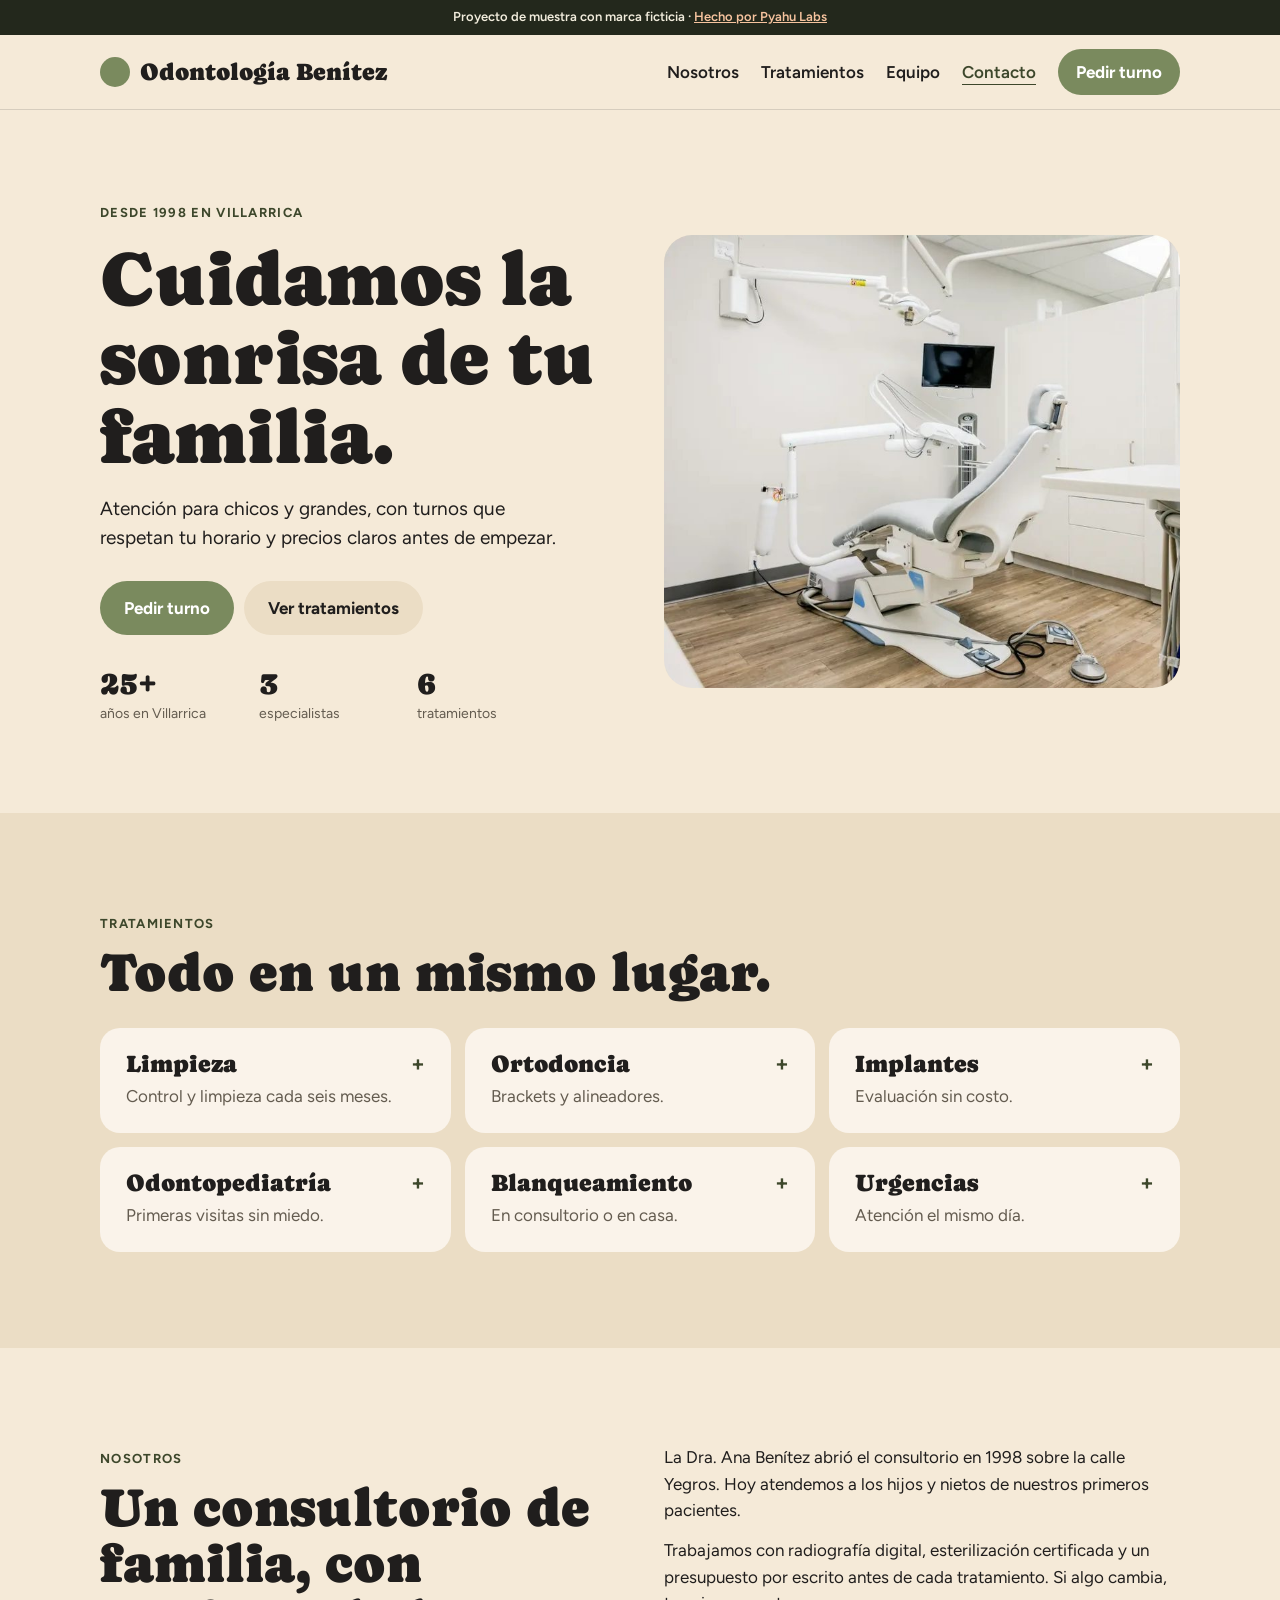
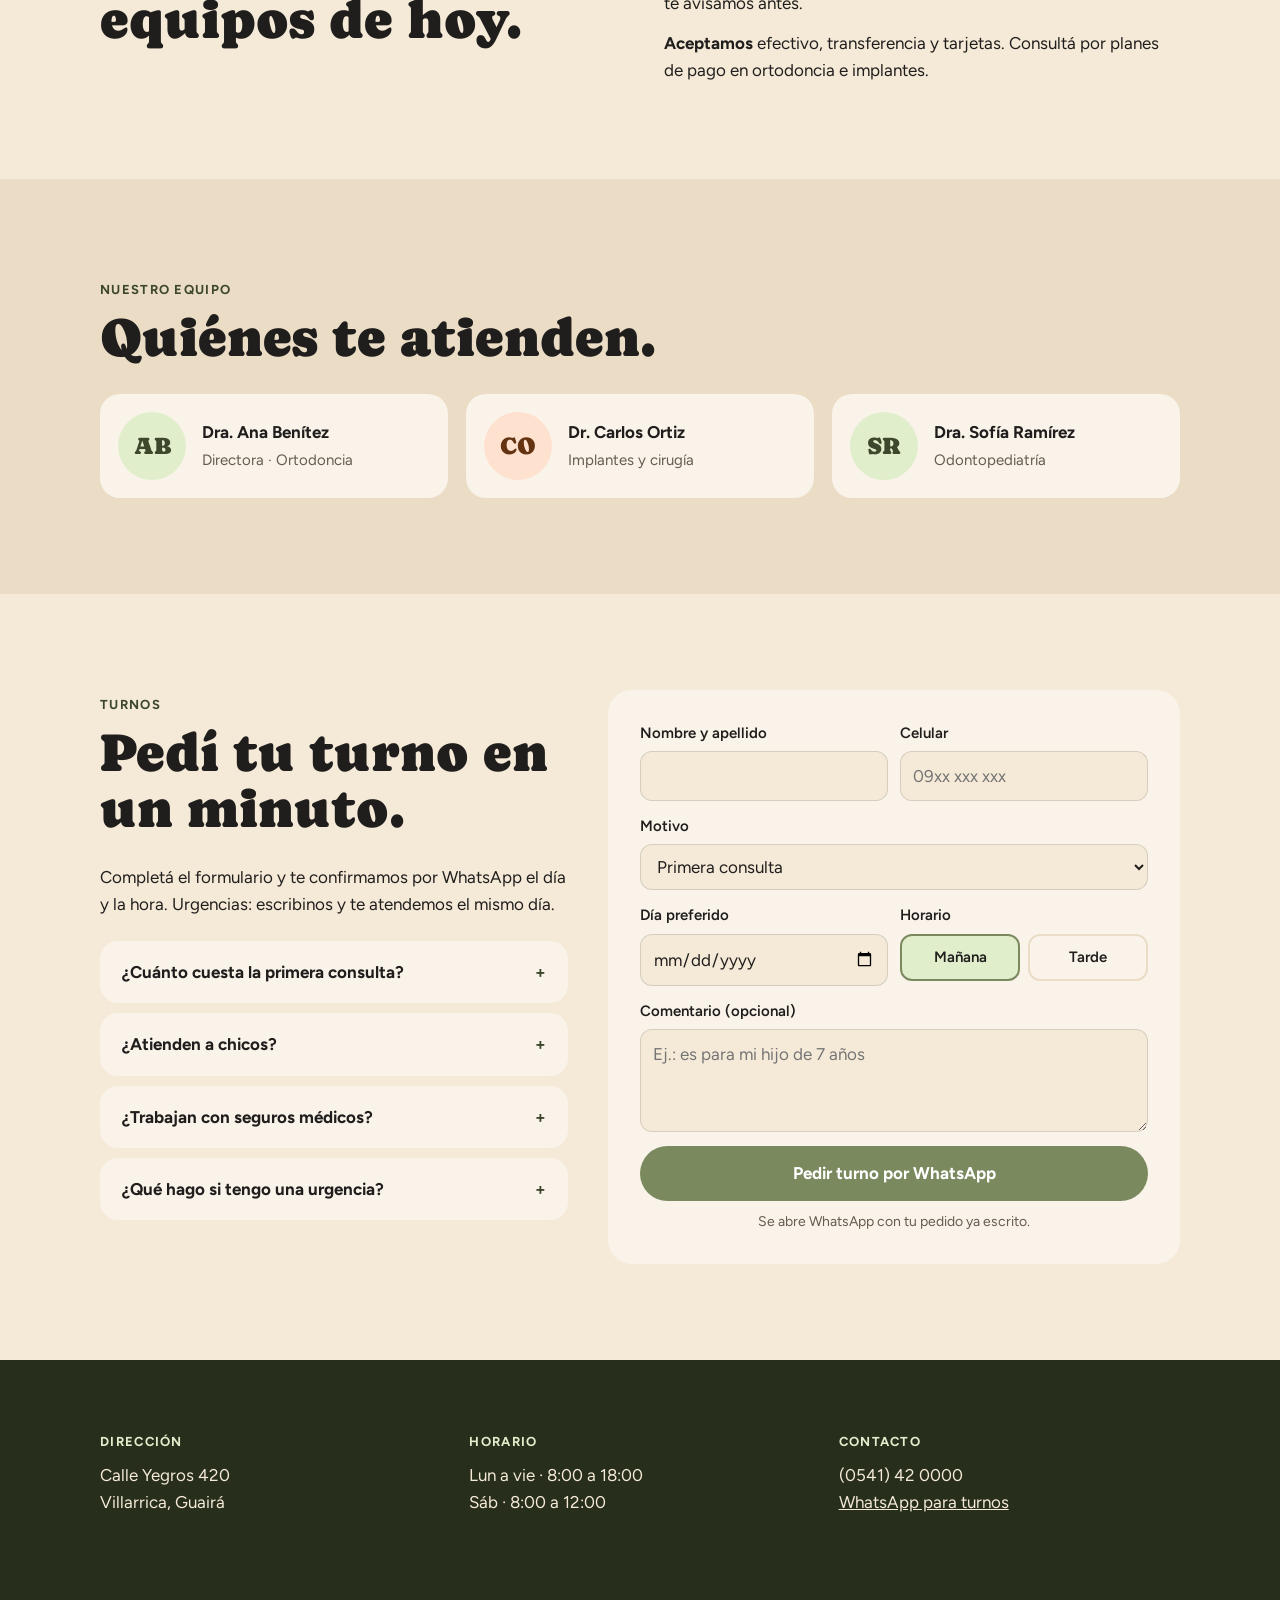
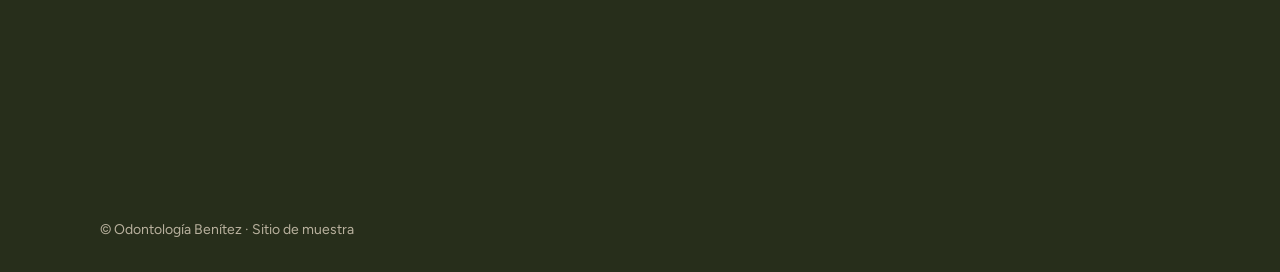
<file: odontologia-benitez/index.html>
<!doctype html>
<html lang="es">
<head>
<meta charset="utf-8">
<meta name="viewport" content="width=device-width,initial-scale=1">
<title>Odontología Benítez — Cuidamos la sonrisa de tu familia · Demo Pyahu Labs</title>
<meta name="description" content="Sitio institucional de muestra: consultorio odontológico en Villarrica con tratamientos, equipo y pedido de turno. Hecho por Pyahu Labs.">
<meta name="robots" content="noindex">
<link rel="icon" href="brote.svg" type="image/svg+xml">
<link rel="stylesheet" href="fonts/fonts.css">
<style>
:root{--bg:#f5ead8;--card:#faf3ea;--surface:#ebddc5;--ink:#201e1d;--muted:#645c50;--dark:#272e1b;--green:#7a8a5e;--green-d:#3d472b;--green-l:#e1eecc;--peach:#ffe1d0;--accent:#c67139;--line:color-mix(in srgb,#201e1d 14%,transparent)}
*{box-sizing:border-box}
html{scroll-behavior:smooth;scroll-padding-top:80px}
body{margin:0;background:var(--bg);color:var(--ink);font:17px/1.55 Figtree,system-ui,sans-serif;overflow-x:clip}
h1,h2,h3{font-family:Caprasimo,Georgia,serif;font-weight:400;margin:0;line-height:1.04}
img{display:block;max-width:100%}
button,input,select,textarea{font:inherit;color:inherit}
.demo-bar{background:#23281C;color:#F1ECDC;font:600 13px/1.3 Figtree,system-ui,sans-serif;padding:9px 16px;text-align:center}
.demo-bar a{color:#F6C39E}
.wrap{max-width:1160px;margin:0 auto;padding:0 clamp(18px,4vw,40px)}
.btn{display:inline-flex;align-items:center;justify-content:center;gap:8px;border:0;border-radius:999px;padding:14px 24px;font-weight:700;background:var(--green);color:#fff;text-decoration:none;cursor:pointer;transition:background .2s}
.btn:hover{background:var(--green-d)}
.btn.ghost{background:var(--surface);color:var(--ink)}
.btn.ghost:hover{background:#dcd3c4}
header.top{position:sticky;top:0;z-index:20;background:color-mix(in srgb,var(--bg) 92%,transparent);backdrop-filter:blur(8px);border-bottom:1px solid var(--line)}
header.top .wrap{display:flex;justify-content:space-between;align-items:center;gap:16px;padding-top:14px;padding-bottom:14px}
.brand{display:flex;align-items:center;gap:10px;text-decoration:none;color:inherit;font-family:Caprasimo,serif;font-size:24px;white-space:nowrap}
.brand i{width:30px;height:30px;border-radius:50%;background:var(--green);display:block}
header nav{display:flex;gap:22px;align-items:center}
header nav a{color:inherit;text-decoration:none;font-weight:600}
header nav a.on{color:var(--green-d);text-decoration:underline;text-underline-offset:6px}
.menu-b{display:none;border:0;background:var(--surface);border-radius:999px;padding:10px 16px;font-weight:700}
@media(max-width:820px){header nav{display:none;position:absolute;left:0;right:0;top:100%;background:var(--bg);flex-direction:column;align-items:stretch;padding:12px 20px 20px;gap:4px;border-bottom:1px solid var(--line)}header nav.open{display:flex}header nav a{padding:10px 0}.menu-b{display:block}.brand{font-size:20px}}
.hero{display:grid;grid-template-columns:1fr 1fr;gap:48px;align-items:center;padding:clamp(40px,7vw,88px) 0}
@media(max-width:820px){.hero{grid-template-columns:1fr}}
.k{font-size:13px;font-weight:700;letter-spacing:.1em;text-transform:uppercase;color:var(--green-d)}
.hero h1{font-size:clamp(44px,6.5vw,76px);margin:14px 0 18px}
.hero p{font-size:19px;margin:0 0 28px;max-width:460px}
.hero .ph{border-radius:28px;overflow:hidden;aspect-ratio:1.14}
.hero .ph img{width:100%;height:100%;object-fit:cover}
.nums{display:grid;grid-template-columns:repeat(3,1fr);gap:16px;margin-top:32px;max-width:460px}
.nums b{font-family:Caprasimo,serif;font-weight:400;font-size:32px;display:block;line-height:1}
.nums span{font-size:14px;color:var(--muted)}
section.band{background:var(--surface);padding:clamp(56px,8vw,96px) 0}
.h2{font-size:clamp(34px,5vw,54px);margin:8px 0 28px}
.tgrid{display:grid;grid-template-columns:repeat(auto-fill,minmax(300px,1fr));gap:14px}
.tr{background:var(--card);border-radius:20px;padding:22px 24px;cursor:pointer;border:2px solid transparent;transition:border-color .2s}
.tr:hover{border-color:var(--green-l)}
.tr h3{font-size:24px;display:flex;justify-content:space-between;align-items:center;gap:10px}
.tr h3:after{content:"+";font-family:Figtree;font-weight:700;font-size:22px;color:var(--green-d);transition:transform .2s}
.tr.open h3:after{transform:rotate(45deg)}
.tr p{margin:6px 0 0;color:var(--muted)}
.tr .more{display:none;margin-top:14px;padding-top:14px;border-top:1px solid var(--line)}
.tr.open .more{display:block}
.tr .more ul{margin:0 0 14px;padding-left:18px}
.about{display:grid;grid-template-columns:1fr 1fr;gap:48px;padding:clamp(56px,8vw,96px) 0;align-items:start}
@media(max-width:820px){.about{grid-template-columns:1fr}}
.about p{margin:0 0 14px}
.team{display:grid;grid-template-columns:repeat(auto-fit,minmax(220px,1fr));gap:18px}
.doc{display:flex;gap:16px;align-items:center;background:var(--card);border-radius:20px;padding:18px}
.av{width:68px;height:68px;border-radius:50%;display:grid;place-items:center;font-family:Caprasimo,serif;font-size:24px;flex:none}
.doc b{display:block}
.doc span{color:var(--muted);font-size:15px}
.faq details{background:var(--card);border-radius:18px;padding:18px 22px;margin-bottom:10px}
.faq summary{font-weight:700;cursor:pointer;list-style:none;display:flex;justify-content:space-between;gap:12px}
.faq summary:after{content:"+";color:var(--green-d)}
.faq details[open] summary:after{content:"−"}
.faq p{margin:10px 0 0;color:var(--muted)}
.book{display:grid;grid-template-columns:.9fr 1.1fr;gap:40px;align-items:start}
@media(max-width:820px){.book{grid-template-columns:1fr}}
form{background:var(--card);border-radius:24px;padding:clamp(20px,3vw,32px)}
.f{display:flex;flex-direction:column;gap:6px;margin-bottom:14px}
.f label{font-weight:600;font-size:15px}
.f input,.f select,.f textarea{border:1px solid var(--line);background:var(--bg);border-radius:12px;padding:11px 12px;outline:none}
.f input:focus,.f select:focus,.f textarea:focus{border-color:var(--green)}
.two{display:grid;grid-template-columns:1fr 1fr;gap:12px}
@media(max-width:520px){.two{grid-template-columns:1fr}}
.seg{display:flex;gap:8px}
.seg label{flex:1;border:2px solid var(--surface);border-radius:12px;padding:10px;text-align:center;cursor:pointer;font-weight:600}
.seg label:has(input:checked){border-color:var(--green);background:var(--green-l)}
.seg input{position:absolute;opacity:0;pointer-events:none}
footer{background:var(--dark);color:var(--bg);padding:clamp(48px,7vw,72px) 0 32px}
footer .cols{display:grid;grid-template-columns:repeat(auto-fit,minmax(220px,1fr));gap:28px}
footer h4{margin:0 0 10px;font-size:13px;letter-spacing:.1em;text-transform:uppercase;color:var(--green-l)}
footer p{margin:0}
footer a{color:var(--bg)}
.map{width:100%;height:240px;border:0;border-radius:20px;margin-top:32px}
.ok{display:none;text-align:center;padding:20px 0}
.ok.on{display:block}
</style>
</head>
<body>
<div class="demo-bar">Proyecto de muestra con marca ficticia · <a href="/">Hecho por Pyahu Labs</a></div>

<header class="top"><div class="wrap" style="position:relative">
  <a class="brand" href="#"><i></i>Odontología Benítez</a>
  <button class="menu-b" id="mb" aria-expanded="false">Menú</button>
  <nav id="nav"><a href="#nosotros">Nosotros</a><a href="#tratamientos">Tratamientos</a><a href="#equipo">Equipo</a><a href="#turnos">Contacto</a><a class="btn" style="padding:10px 18px" href="#turnos">Pedir turno</a></nav>
</div></header>

<main>
<div class="wrap"><section class="hero">
  <div>
    <span class="k">Desde 1998 en Villarrica</span>
    <h1>Cuidamos la sonrisa de tu familia.</h1>
    <p>Atención para chicos y grandes, con turnos que respetan tu horario y precios claros antes de empezar.</p>
    <div style="display:flex;gap:10px;flex-wrap:wrap"><a class="btn" href="#turnos">Pedir turno</a><a class="btn ghost" href="#tratamientos">Ver tratamientos</a></div>
    <div class="nums"><div><b>25+</b><span>años en Villarrica</span></div><div><b>3</b><span>especialistas</span></div><div><b>6</b><span>tratamientos</span></div></div>
  </div>
  <div class="ph"><img src="img/consultorio.jpg" alt="Consultorio de Odontología Benítez con sillón odontológico moderno"></div>
</section></div>

<section class="band" id="tratamientos"><div class="wrap">
  <span class="k">Tratamientos</span>
  <h2 class="h2">Todo en un mismo lugar.</h2>
  <div class="tgrid" id="tgrid"></div>
</div></section>

<div class="wrap"><section class="about" id="nosotros">
  <div><span class="k">Nosotros</span><h2 class="h2">Un consultorio de familia, con equipos de hoy.</h2></div>
  <div>
    <p>La Dra. Ana Benítez abrió el consultorio en 1998 sobre la calle Yegros. Hoy atendemos a los hijos y nietos de nuestros primeros pacientes.</p>
    <p>Trabajamos con radiografía digital, esterilización certificada y un presupuesto por escrito antes de cada tratamiento. Si algo cambia, te avisamos antes.</p>
    <p style="margin:0"><b>Aceptamos</b> efectivo, transferencia y tarjetas. Consultá por planes de pago en ortodoncia e implantes.</p>
  </div>
</section></div>

<section class="band" id="equipo"><div class="wrap">
  <span class="k">Nuestro equipo</span>
  <h2 class="h2">Quiénes te atienden.</h2>
  <div class="team">
    <div class="doc"><div class="av" style="background:var(--green-l);color:var(--green-d)">AB</div><div><b>Dra. Ana Benítez</b><span>Directora · Ortodoncia</span></div></div>
    <div class="doc"><div class="av" style="background:var(--peach);color:#643312">CO</div><div><b>Dr. Carlos Ortiz</b><span>Implantes y cirugía</span></div></div>
    <div class="doc"><div class="av" style="background:var(--green-l);color:var(--green-d)">SR</div><div><b>Dra. Sofía Ramírez</b><span>Odontopediatría</span></div></div>
  </div>
</div></section>

<div class="wrap" style="padding:clamp(56px,8vw,96px) clamp(18px,4vw,40px)" id="turnos"><div class="book">
  <div>
    <span class="k">Turnos</span>
    <h2 class="h2">Pedí tu turno en un minuto.</h2>
    <p style="margin:0 0 24px">Completá el formulario y te confirmamos por WhatsApp el día y la hora. Urgencias: escribinos y te atendemos el mismo día.</p>
    <div class="faq">
      <details><summary>¿Cuánto cuesta la primera consulta?</summary><p>La consulta con diagnóstico y presupuesto sale Gs. 100.000. La evaluación para implantes es sin costo.</p></details>
      <details><summary>¿Atienden a chicos?</summary><p>Sí. La Dra. Ramírez atiende desde el primer diente, con consultas pensadas para que los chicos no tengan miedo.</p></details>
      <details><summary>¿Trabajan con seguros médicos?</summary><p>Consultanos por tu seguro: trabajamos con varios y te decimos qué cubre antes de empezar.</p></details>
      <details><summary>¿Qué hago si tengo una urgencia?</summary><p>Escribinos por WhatsApp. Dejamos lugares todos los días para dolor, fracturas o infecciones.</p></details>
    </div>
  </div>
  <form id="f" novalidate>
    <div id="fields">
      <div class="two"><div class="f"><label for="n">Nombre y apellido</label><input id="n" required autocomplete="name"></div>
      <div class="f"><label for="t">Celular</label><input id="t" required inputmode="tel" placeholder="09xx xxx xxx" autocomplete="tel"></div></div>
      <div class="f"><label for="tr">Motivo</label><select id="tr"></select></div>
      <div class="two"><div class="f"><label for="d">Día preferido</label><input id="d" type="date" required></div>
      <div class="f"><label>Horario</label><div class="seg"><label><input type="radio" name="h" value="mañana" checked>Mañana</label><label><input type="radio" name="h" value="tarde">Tarde</label></div></div></div>
      <div class="f"><label for="c">Comentario (opcional)</label><textarea id="c" rows="3" placeholder="Ej.: es para mi hijo de 7 años"></textarea></div>
      <p id="err" style="color:#8c491a;font-weight:600;margin:0 0 10px" hidden>Completá nombre, celular y día.</p>
      <button class="btn" style="width:100%">Pedir turno por WhatsApp</button>
      <p style="font-size:14px;color:var(--muted);text-align:center;margin:10px 0 0">Se abre WhatsApp con tu pedido ya escrito.</p>
    </div>
    <div class="ok" id="ok"><div style="width:64px;height:64px;border-radius:50%;background:var(--green-l);display:grid;place-items:center;font-size:30px;margin:0 auto 14px">✓</div><h3 style="font-size:28px;margin-bottom:8px">¡Listo!</h3><p style="margin:0 0 16px">Si WhatsApp no se abrió, tocá el botón.</p><a class="btn" id="wa" target="_blank" rel="noopener">Abrir WhatsApp</a><br><button type="button" class="btn ghost" id="again" style="margin-top:10px">Pedir otro turno</button></div>
  </form>
</div></div>
</main>

<footer><div class="wrap">
  <div class="cols">
    <div><h4>Dirección</h4><p>Calle Yegros 420<br>Villarrica, Guairá</p></div>
    <div><h4>Horario</h4><p>Lun a vie · 8:00 a 18:00<br>Sáb · 8:00 a 12:00</p></div>
    <div><h4>Contacto</h4><p>(0541) 42 0000<br><a href="#turnos">WhatsApp para turnos</a></p></div>
  </div>
  <iframe class="map" title="Mapa de Villarrica" loading="lazy" src="https://www.openstreetmap.org/export/embed.html?bbox=-56.4450%2C-25.7560%2C-56.4250%2C-25.7440&amp;layer=mapnik&amp;marker=-25.7497%2C-56.4353"></iframe>
  <p style="margin-top:24px;font-size:14px;color:#b9b19e">© Odontología Benítez · Sitio de muestra</p>
</div></footer>

<script>
const WHATSAPP = '595993485179'; // número del consultorio (en la demo, el de Pyahu Labs)
const T = [
  ['Limpieza', 'Control y limpieza cada seis meses.', ['Revisión completa y radiografía si hace falta', 'Limpieza con ultrasonido y pulido', 'Fluor para chicos'], '30 minutos'],
  ['Ortodoncia', 'Brackets y alineadores.', ['Estudio y plan de tratamiento', 'Brackets metálicos, estéticos o alineadores', 'Controles mensuales'], 'Consulta de 45 minutos'],
  ['Implantes', 'Evaluación sin costo.', ['Evaluación con tomografía', 'Implante y corona', 'Plan de pago en cuotas'], 'Evaluación de 40 minutos'],
  ['Odontopediatría', 'Primeras visitas sin miedo.', ['Desde el primer diente', 'Selladores y fluor', 'Consultas cortas y tranquilas'], '30 minutos'],
  ['Blanqueamiento', 'En consultorio o en casa.', ['Evaluación previa', 'Sesión en consultorio de 1 hora', 'Kit para continuar en casa'], '1 hora'],
  ['Urgencias', 'Atención el mismo día.', ['Dolor, fracturas o infecciones', 'Lugares libres todos los días', 'Escribinos por WhatsApp'], 'Mismo día']
];
const $ = s => document.querySelector(s);
$('#tgrid').innerHTML = T.map((t, i) => `<div class="tr" data-t="${i}"><h3>${t[0]}</h3><p>${t[1]}</p><div class="more"><ul>${t[2].map(x => `<li>${x}</li>`).join('')}</ul><div style="display:flex;justify-content:space-between;align-items:center;gap:10px;flex-wrap:wrap"><span style="color:var(--muted);font-size:15px">Duración: ${t[3]}</span><a class="btn" style="padding:10px 18px" href="#turnos" data-pick="${t[0]}">Pedir turno</a></div></div></div>`).join('');
$('#tr').innerHTML = ['Primera consulta', ...T.map(t => t[0])].map(x => `<option>${x}</option>`).join('');
document.addEventListener('click', e => {
  const p = e.target.closest('[data-pick]'); if (p) { $('#tr').value = p.dataset.pick; return; }
  const t = e.target.closest('[data-t]'); if (t) t.classList.toggle('open');
});
const d = $('#d'), tm = new Date(); tm.setDate(tm.getDate() + 1); d.min = tm.toISOString().slice(0, 10);
$('#mb').onclick = () => { const o = $('#nav').classList.toggle('open'); $('#mb').setAttribute('aria-expanded', o); };
$('#nav').addEventListener('click', e => { if (e.target.closest('a')) $('#nav').classList.remove('open'); });
$('#f').addEventListener('submit', e => {
  e.preventDefault();
  if (!$('#n').value.trim() || !$('#t').value.trim() || !d.value) { $('#err').hidden = false; return; }
  $('#err').hidden = true;
  const day = new Date(d.value + 'T12:00').toLocaleDateString('es-PY', { weekday: 'long', day: 'numeric', month: 'long' });
  const msg = `Hola, quiero pedir un turno.\nNombre: ${$('#n').value.trim()}\nCelular: ${$('#t').value.trim()}\nMotivo: ${$('#tr').value}\nDía: ${day}, a la ${document.querySelector('input[name=h]:checked').value}${$('#c').value.trim() ? '\nComentario: ' + $('#c').value.trim() : ''}`;
  const url = `https://wa.me/${WHATSAPP}?text=${encodeURIComponent(msg)}`;
  $('#wa').href = url; $('#fields').hidden = true; $('#ok').classList.add('on');
  window.open(url, '_blank', 'noopener');
});
$('#again').onclick = () => { $('#f').reset(); $('#fields').hidden = false; $('#ok').classList.remove('on'); };
// resaltar sección actual en el menú
const links = [...document.querySelectorAll('header nav a[href^="#"]:not(.btn)')];
const io = new IntersectionObserver(es => es.forEach(en => { if (en.isIntersecting) links.forEach(l => l.classList.toggle('on', l.getAttribute('href') === '#' + en.target.id)); }), { rootMargin: '-45% 0px -50% 0px' });
['nosotros', 'tratamientos', 'equipo', 'turnos'].forEach(id => io.observe(document.getElementById(id)));
</script>
</body>
</html>
</file>
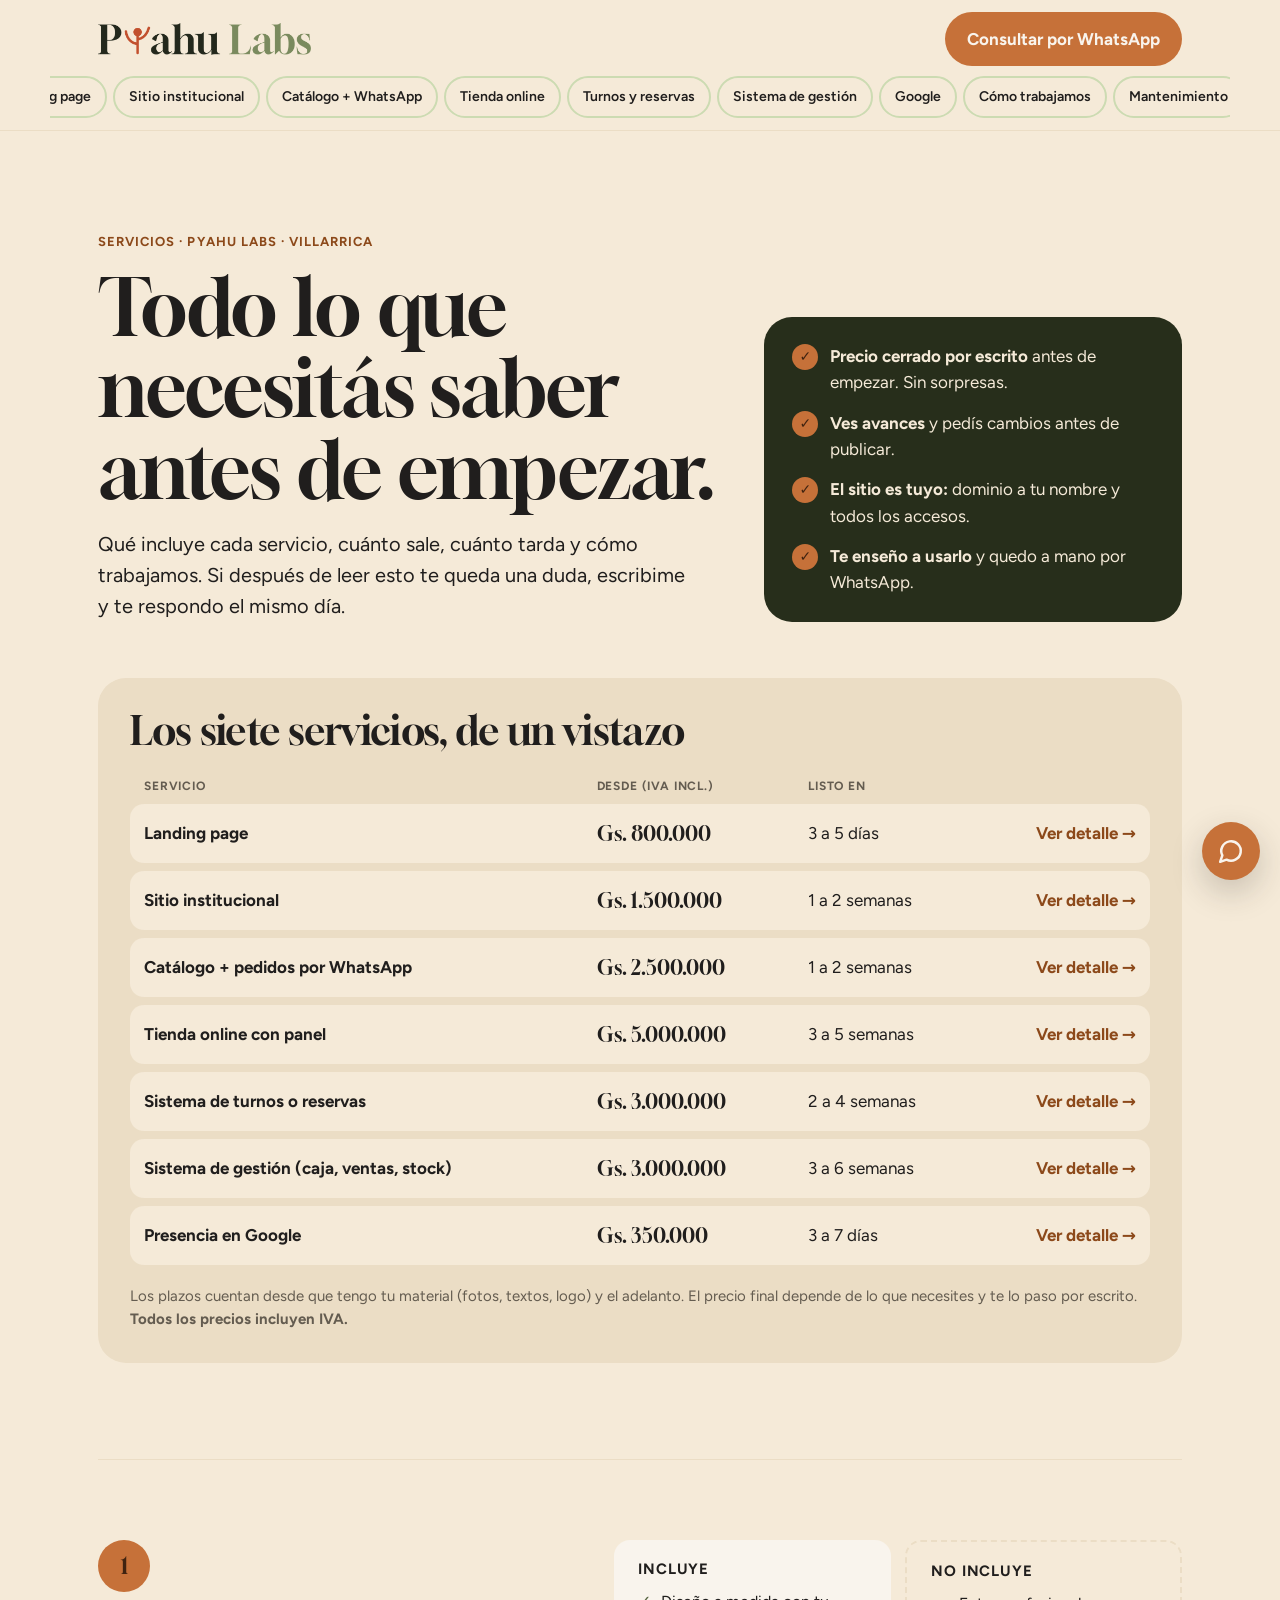
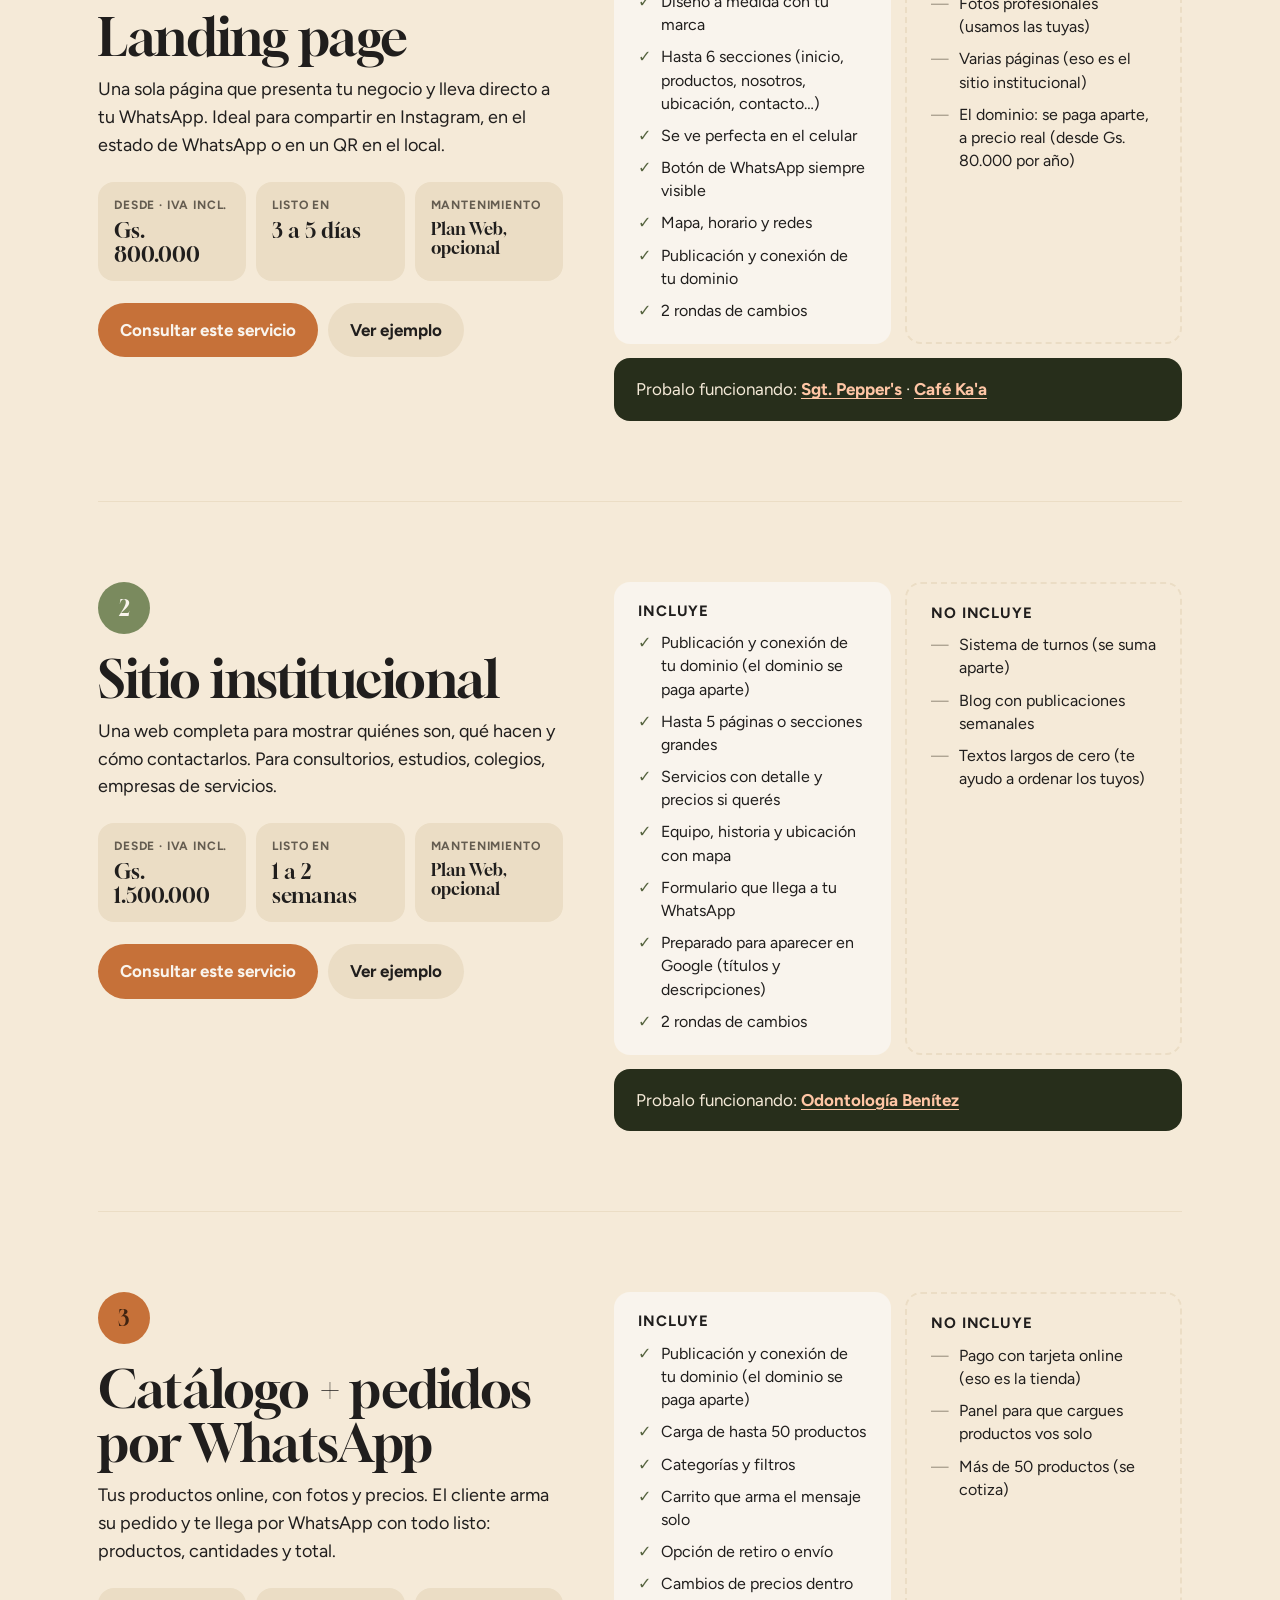
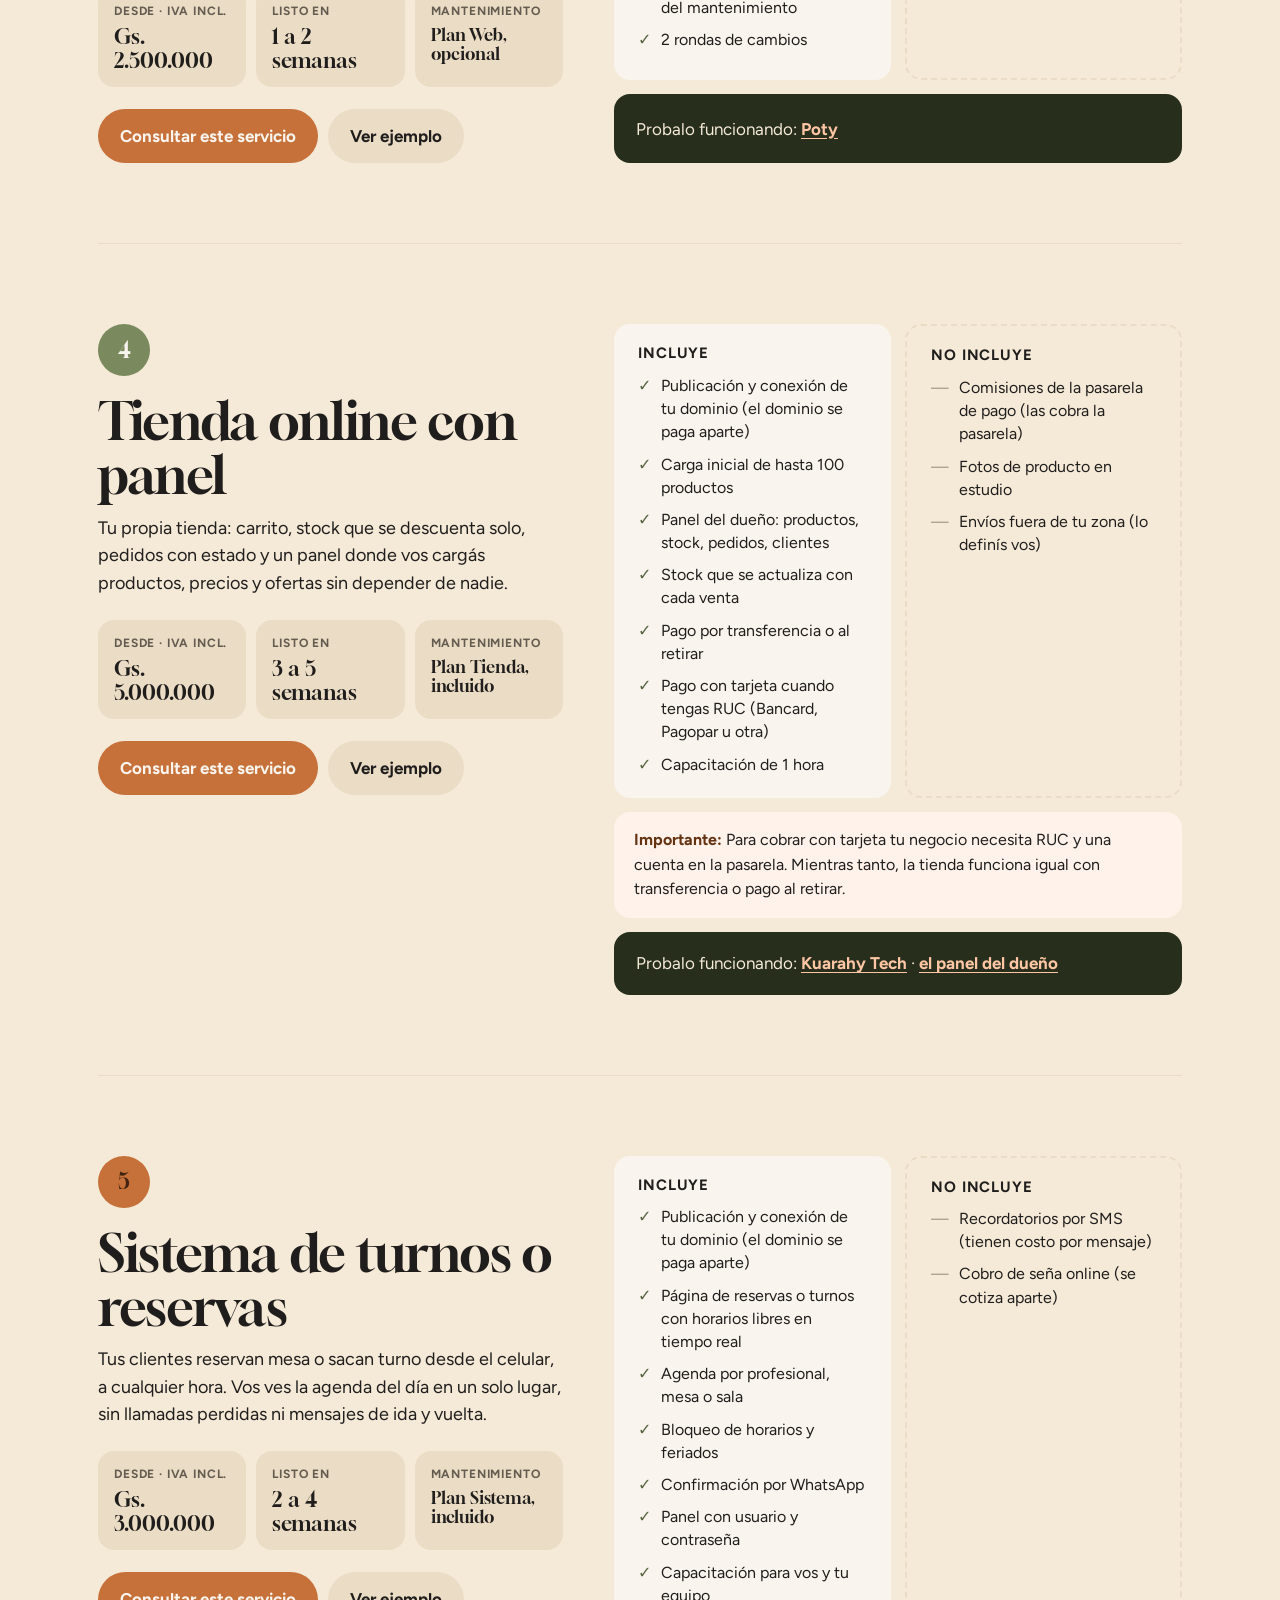
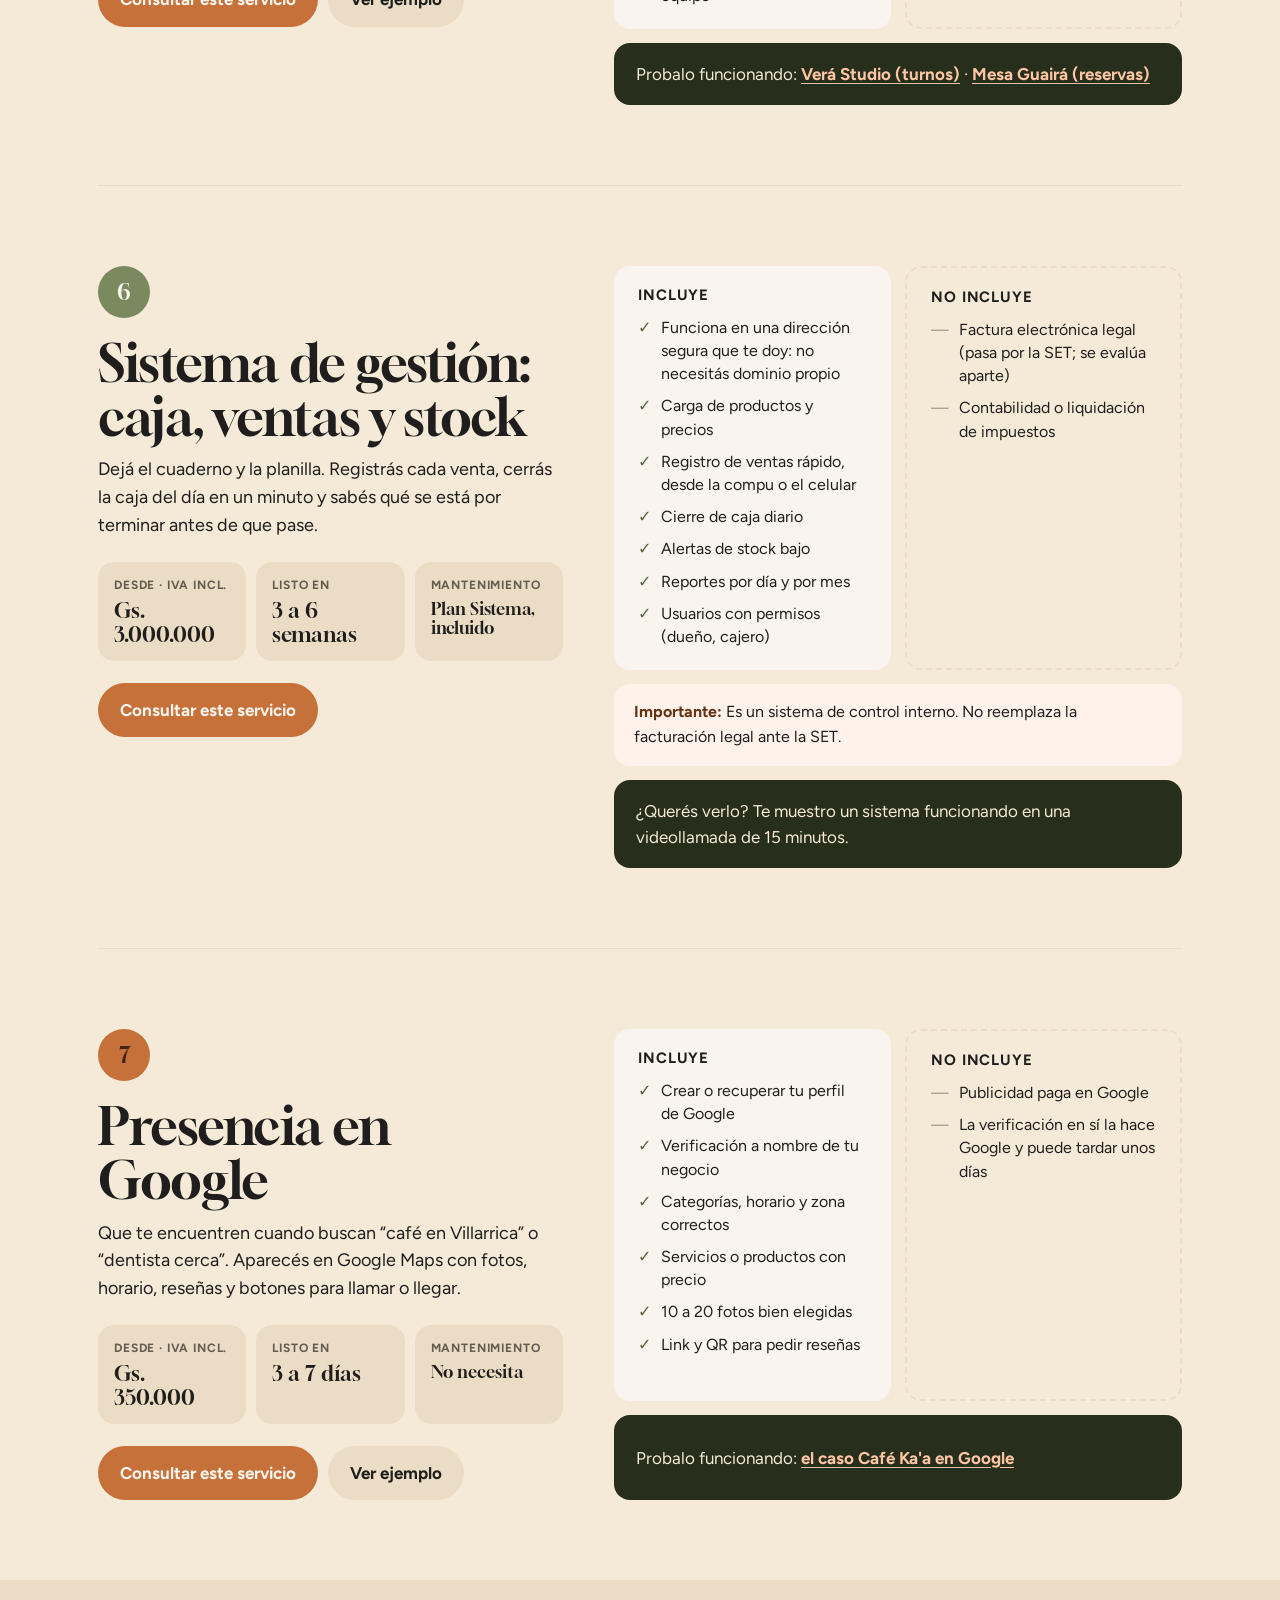
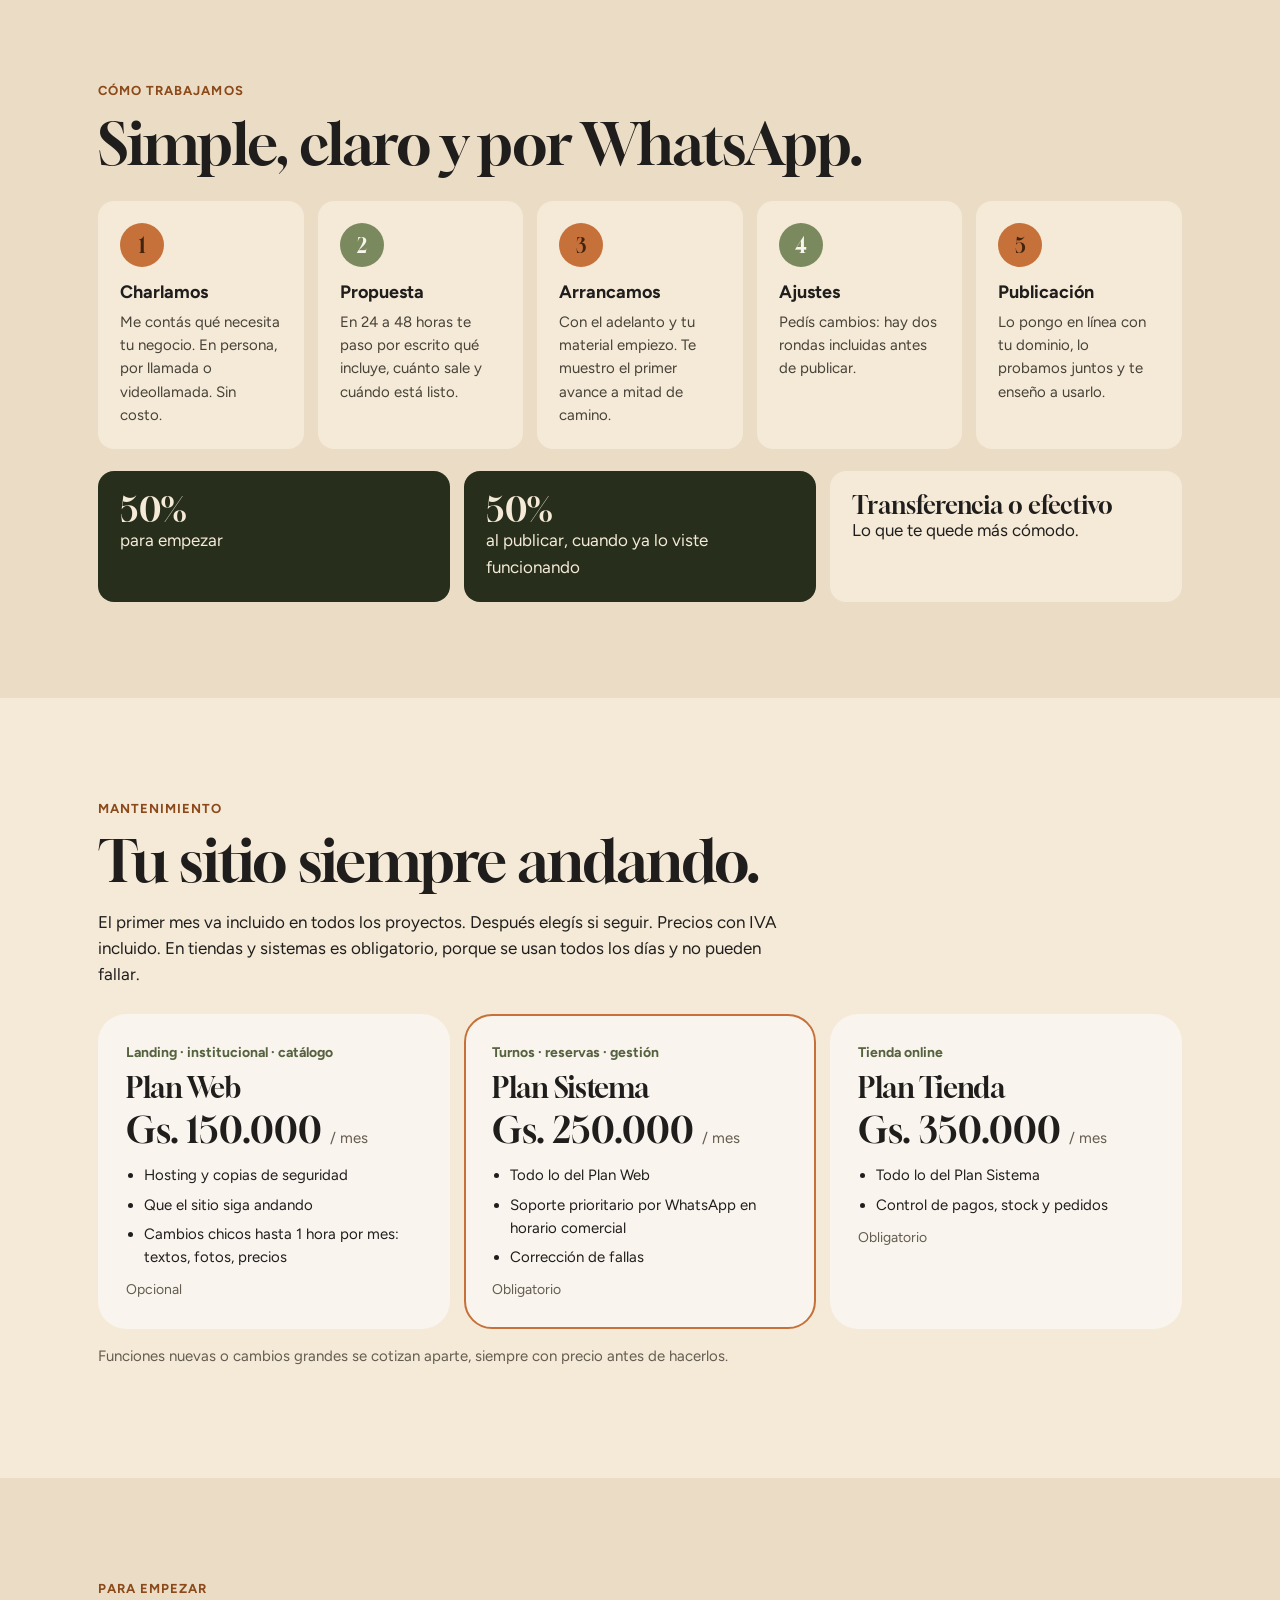
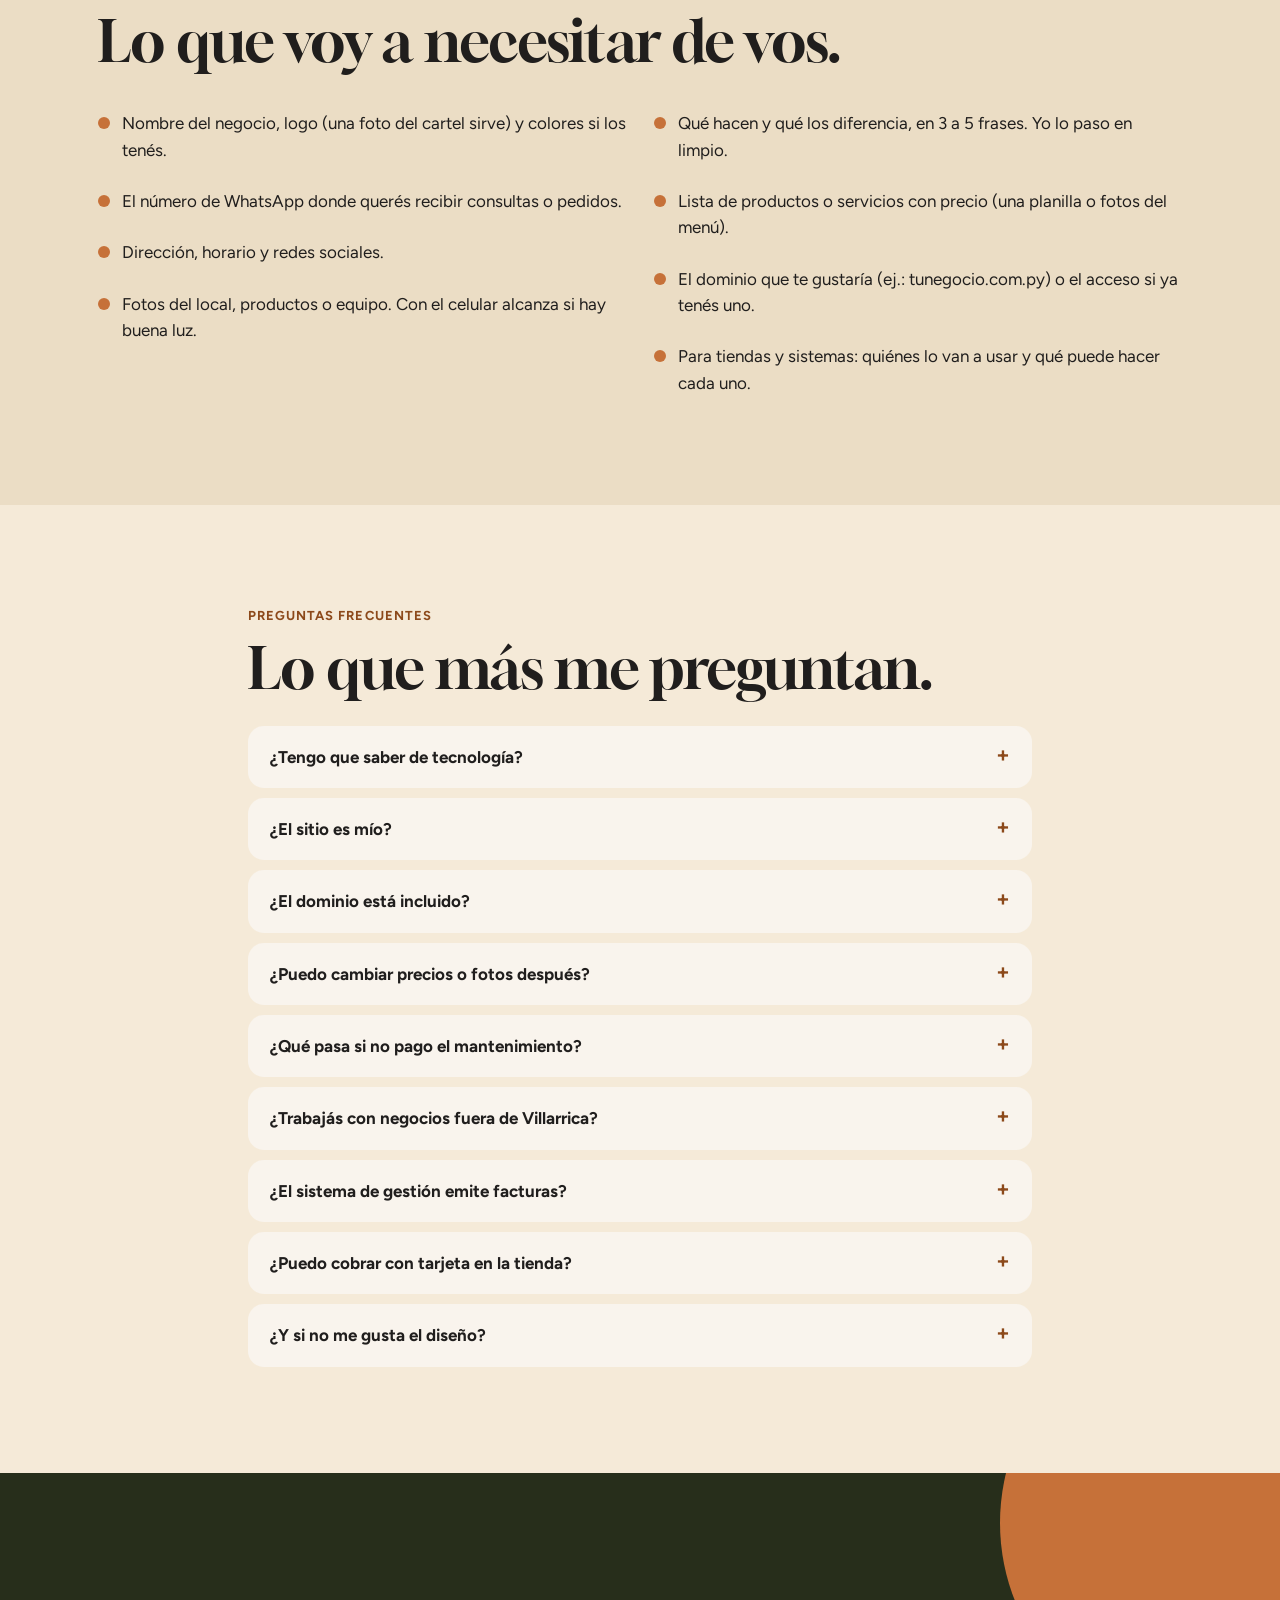
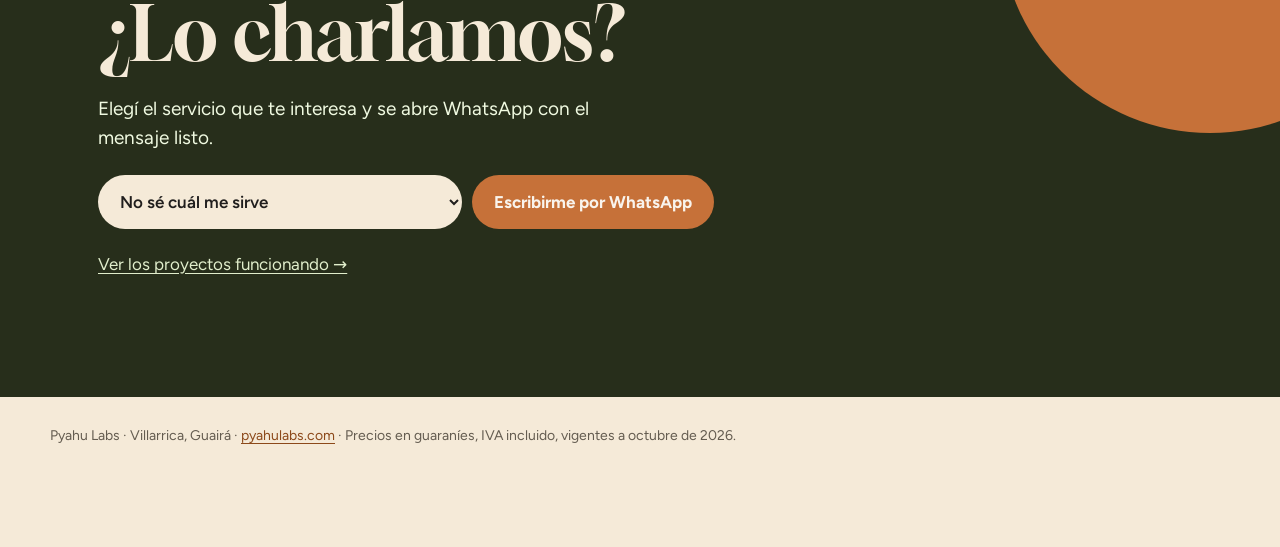
<file: servicios/index.html>
<!DOCTYPE html>
<html lang="es">
<head>
<meta charset="utf-8">
<meta name="viewport" content="width=device-width, initial-scale=1">
<title>Servicios y precios — Pyahu Labs</title>
<meta name="description" content="Qué incluye cada servicio de Pyahu Labs, cuánto sale, cuánto tarda y cómo trabajamos. Landing pages, sitios, catálogos, tiendas online, turnos, sistemas de gestión y Google.">
<meta property="og:title" content="Servicios y precios — Pyahu Labs">
<meta property="og:description" content="Todo lo que necesitás saber antes de empezar: qué incluye, precio, plazo y cómo trabajamos.">
<meta property="og:image" content="https://pyahulabs.com/assets/og.jpg">
<meta name="theme-color" content="#f5ead8">
<link rel="icon" href="../assets/brote.svg" type="image/svg+xml">
<link rel="stylesheet" href="../assets/fonts/fonts.css">
<link rel="stylesheet" href="../assets/styles.css">
<style>
:root{--font-heading:'Gloock',Georgia,serif}
*{box-sizing:border-box}
html{scroll-behavior:smooth;scroll-padding-top:150px}
body{margin:0;background:var(--color-bg);color:var(--color-text);font:17px/1.55 var(--font-body);overflow-x:clip}
h1,h2,h3{font-family:var(--font-heading);font-weight:400;margin:0;line-height:1.04;letter-spacing:-.015em}
a{color:var(--color-accent-700)}
.wrap{max-width:1180px;margin:0 auto;padding:0 clamp(20px,5vw,48px)}
.k{font-size:13px;font-weight:700;letter-spacing:.08em;text-transform:uppercase;color:var(--color-accent-700)}
.btn{display:inline-flex;align-items:center;gap:9px;border-radius:999px;padding:14px 22px;font-weight:700;text-decoration:none;background:var(--color-accent);color:var(--color-neutral-100);transition:background .2s,transform .2s;border:0;cursor:pointer;font:inherit;font-weight:700}
.btn:hover{background:var(--color-accent-700);color:var(--color-neutral-100);transform:translateY(-2px)}
.btn.ghost{background:var(--color-surface);color:var(--color-text)}
.btn.ghost:hover{background:var(--color-accent-200)}
.btn.dark{background:var(--color-accent-2-900);color:var(--color-bg)}

/* header + service chips, fixed */
.top{position:sticky;top:0;z-index:30;background:var(--color-bg);border-bottom:1px solid var(--color-surface);transition:box-shadow .25s}
.top.scrolled{box-shadow:0 6px 20px color-mix(in srgb,#2e2b25 12%,transparent)}
.top .row{display:flex;justify-content:space-between;align-items:center;gap:12px;padding-top:12px;padding-bottom:10px}
.brand{display:flex;align-items:center;gap:10px;text-decoration:none;color:var(--color-text);font-family:var(--font-heading);font-size:22px}
.brand img{height:32px;width:auto;display:block}
.chips{display:flex;gap:6px;overflow-x:auto;scrollbar-width:none;padding-bottom:12px}
.chips::-webkit-scrollbar{display:none}
.chips a{flex:none;text-decoration:none;color:var(--color-text);font-weight:600;font-size:14px;padding:8px 14px;border-radius:999px;border:2px solid var(--color-accent-2-300);transition:background .2s,color .2s,border-color .2s}
.chips a.on{background:var(--color-text);border-color:var(--color-text);color:var(--color-bg)}
@media(max-width:600px){.top .btn{padding:10px 14px;font-size:14px}.brand{font-size:19px}}

.hero{padding:clamp(48px,8vw,96px) 0 clamp(32px,5vw,56px);display:grid;grid-template-columns:1.2fr .8fr;gap:40px;align-items:end}
@media(max-width:860px){.hero{grid-template-columns:1fr}}
.hero h1{font-size:clamp(42px,6.5vw,78px);margin:14px 0 18px;text-wrap:balance}
.hero p{font-size:clamp(18px,1.7vw,20px);margin:0;max-width:600px;text-wrap:pretty}
.promise{background:var(--color-accent-2-900);color:var(--color-bg);border-radius:var(--radius-lg);padding:26px 28px;display:flex;flex-direction:column;gap:14px}
.promise div{display:flex;gap:12px;align-items:flex-start}
.promise i{width:26px;height:26px;border-radius:50%;background:var(--color-accent);flex:none;display:grid;place-items:center;font-style:normal;font-size:14px;color:var(--color-accent-900);font-weight:700;margin-top:1px}

/* quick table */
.quick{background:var(--color-surface);border-radius:var(--radius-lg);padding:clamp(20px,3vw,32px);margin-bottom:clamp(56px,8vw,96px)}
.quick h2{font-size:clamp(28px,3.4vw,40px);margin-bottom:18px}
.tbl{width:100%;border-collapse:separate;border-spacing:0 8px}
.tbl th{text-align:left;font-size:12px;letter-spacing:.07em;text-transform:uppercase;color:var(--color-neutral-700);padding:0 14px}
.tbl td{background:var(--color-bg);padding:14px;vertical-align:middle}
.tbl td:first-child{border-radius:14px 0 0 14px;font-weight:700}
.tbl td:last-child{border-radius:0 14px 14px 0;text-align:right}
.tbl td a{font-weight:700;text-decoration:none;white-space:nowrap}
.price{font-family:var(--font-heading);font-size:20px;white-space:nowrap}
@media(max-width:760px){.tbl thead{display:none}.tbl tr{display:grid;grid-template-columns:1fr auto;background:var(--color-bg);border-radius:14px;margin-bottom:8px;padding:12px 14px;gap:4px 10px}.tbl td{background:none;padding:0;border-radius:0!important}.tbl td:nth-child(2){text-align:right}.tbl td:nth-child(3){color:var(--color-neutral-700);font-size:15px}.tbl td:last-child{text-align:right}}

/* service blocks */
.svc{display:grid;grid-template-columns:.9fr 1.1fr;gap:clamp(28px,4vw,56px);padding:clamp(48px,7vw,80px) 0;border-top:1px solid var(--color-surface)}
@media(max-width:900px){.svc{grid-template-columns:1fr}}
.svc .num{width:52px;height:52px;border-radius:50%;display:grid;place-items:center;font-family:var(--font-heading);font-size:22px;background:var(--color-accent);color:var(--color-accent-900);margin-bottom:18px}
.svc:nth-of-type(even) .num{background:var(--color-accent-2);color:var(--color-neutral-100)}
.svc h2{font-size:clamp(34px,4.4vw,52px);margin-bottom:12px}
.svc .for{font-size:18px;margin:0 0 22px;text-wrap:pretty}
.facts{display:grid;grid-template-columns:repeat(3,1fr);gap:10px;margin-bottom:22px}
.fact{background:var(--color-surface);border-radius:var(--radius-md);padding:14px 16px}
.fact span{display:block;font-size:12px;letter-spacing:.07em;text-transform:uppercase;color:var(--color-neutral-700);font-weight:700}
.fact b{display:block;font-family:var(--font-heading);font-weight:400;font-size:21px;line-height:1.15;margin-top:4px}
@media(max-width:520px){.facts{grid-template-columns:1fr 1fr}.facts .fact:first-child{grid-column:1/-1}}
.acts{display:flex;gap:10px;flex-wrap:wrap}
.cols{display:grid;grid-template-columns:1fr 1fr;gap:14px}
@media(max-width:600px){.cols{grid-template-columns:1fr}}
.box{background:var(--color-neutral-100);border-radius:var(--radius-md);padding:22px 24px}
.box h3{font-family:var(--font-body);font-weight:700;font-size:15px;letter-spacing:.06em;text-transform:uppercase;margin-bottom:12px}
.box ul{margin:0;padding:0;list-style:none;display:flex;flex-direction:column;gap:9px}
.box li{display:flex;gap:10px;font-size:16px;line-height:1.45}
.yes li:before{content:"✓";color:var(--color-accent-2-700);font-weight:700;flex:none}
.no li:before{content:"—";color:var(--color-neutral-500);flex:none}
.no{background:transparent;border:2px dashed var(--color-surface)}
.note{grid-column:1/-1;background:var(--color-accent-100);border-radius:var(--radius-md);padding:16px 20px;font-size:16px}
.note b{color:var(--color-accent-800)}
.demo{grid-column:1/-1;display:flex;justify-content:space-between;align-items:center;gap:14px;flex-wrap:wrap;background:var(--color-accent-2-900);color:var(--color-bg);border-radius:var(--radius-md);padding:18px 22px}
.demo a{color:var(--color-accent-300);font-weight:700}

/* process */
.band{background:var(--color-surface);padding:clamp(56px,8vw,96px) 0}
.band h2{font-size:clamp(36px,5vw,58px);margin:10px 0 28px}
.steps{display:grid;grid-template-columns:repeat(auto-fit,minmax(200px,1fr));gap:14px;counter-reset:s}
.step{background:var(--color-bg);border-radius:var(--radius-md);padding:22px}
.step:before{counter-increment:s;content:counter(s);display:grid;place-items:center;width:44px;height:44px;border-radius:50%;background:var(--color-accent);color:var(--color-accent-900);font-family:var(--font-heading);font-size:20px;margin-bottom:12px}
.step:nth-child(even):before{background:var(--color-accent-2);color:var(--color-neutral-100)}
.step b{display:block;font-size:18px;margin-bottom:4px}
.step p{margin:0;font-size:15px;color:var(--color-neutral-800)}
.pay{display:grid;grid-template-columns:repeat(auto-fit,minmax(240px,1fr));gap:14px;margin-top:22px}
.pay div{background:var(--color-accent-2-900);color:var(--color-bg);border-radius:var(--radius-md);padding:22px}
.pay b{font-family:var(--font-heading);font-weight:400;font-size:34px;display:block;line-height:1}

.plans{display:grid;grid-template-columns:repeat(auto-fit,minmax(260px,1fr));gap:14px}
.plan{background:var(--color-neutral-100);border-radius:var(--radius-lg);padding:26px;display:flex;flex-direction:column;gap:10px;border:2px solid transparent}
.plan.hl{border-color:var(--color-accent)}
.plan .p{font-family:var(--font-heading);font-size:36px;line-height:1}
.plan .p small{font-family:var(--font-body);font-size:15px;color:var(--color-neutral-700)}
.plan .who{font-size:14px;font-weight:700;color:var(--color-accent-2-700)}
.plan ul{margin:6px 0 0;padding-left:18px;font-size:15px;display:flex;flex-direction:column;gap:6px}

.need{columns:2 300px;column-gap:28px;margin:0;padding:0;list-style:none}
.need li{break-inside:avoid;display:flex;gap:12px;padding:12px 0;border-bottom:1px solid var(--color-surface)}
.need li:before{content:"";width:12px;height:12px;border-radius:50%;background:var(--color-accent);flex:none;margin-top:7px}

.faq details{background:var(--color-neutral-100);border-radius:var(--radius-md);padding:18px 22px;margin-bottom:10px}
.faq summary{font-weight:700;cursor:pointer;list-style:none;display:flex;justify-content:space-between;gap:14px}
.faq summary::-webkit-details-marker{display:none}
.faq summary:after{content:"+";color:var(--color-accent-700);font-size:22px;line-height:1}
.faq details[open] summary:after{content:"−"}
.faq p{margin:10px 0 0;color:var(--color-neutral-800)}

.cta{background:var(--color-accent-2-900);color:var(--color-bg);padding:clamp(64px,10vw,120px) 0;position:relative;overflow:hidden}
.cta:before{content:"";position:absolute;width:420px;height:420px;border-radius:50%;background:var(--color-accent);right:-140px;top:-160px}
.cta .wrap{position:relative;display:flex;flex-direction:column;gap:22px;align-items:flex-start}
.cta h2{font-size:clamp(40px,6vw,76px);max-width:820px}
.cta select{font:inherit;border:0;border-radius:999px;padding:14px 18px;background:var(--color-bg);color:var(--color-text);font-weight:600}
.foot{padding:28px 0 100px;font-size:14px;color:var(--color-neutral-700)}
.wa-float{position:fixed;right:20px;bottom:20px;z-index:40;width:58px;height:58px;border-radius:50%;background:var(--color-accent);color:var(--color-neutral-100);display:grid;place-items:center;box-shadow:var(--shadow-lg)}
section.sec{padding:clamp(56px,8vw,96px) 0}
section.sec h2.t{font-size:clamp(36px,5vw,58px);margin:10px 0 28px}
.js [data-r]{opacity:0;transform:translateY(28px);transition:opacity .7s cubic-bezier(.2,.7,.2,1),transform .8s cubic-bezier(.2,.7,.2,1)}
.js [data-r].in{opacity:1;transform:none}
@media(prefers-reduced-motion:reduce){.js [data-r]{opacity:1;transform:none;transition:none}}
</style>
<script>document.documentElement.classList.add('js')</script>
</head>
<body>

<header class="top" id="top">
  <div class="wrap row">
    <a class="brand" href="../"><img src="../assets/logo-pyahu-labs.png" alt="Pyahu Labs" width="213" height="32"></a>
    <a class="btn" data-wa href="#">Consultar por WhatsApp</a>
  </div>
  <nav class="wrap chips" id="chips" aria-label="Servicios">
    <a href="#resumen">Resumen</a>
    <a href="#landing">Landing page</a>
    <a href="#institucional">Sitio institucional</a>
    <a href="#catalogo">Catálogo + WhatsApp</a>
    <a href="#tienda">Tienda online</a>
    <a href="#turnos">Turnos y reservas</a>
    <a href="#gestion">Sistema de gestión</a>
    <a href="#google">Google</a>
    <a href="#como">Cómo trabajamos</a>
    <a href="#mantenimiento">Mantenimiento</a>
    <a href="#preguntas">Preguntas</a>
  </nav>
</header>

<main>
<div class="wrap">
  <section class="hero">
    <div>
      <span class="k">Servicios · Pyahu Labs · Villarrica</span>
      <h1>Todo lo que necesitás saber antes de empezar.</h1>
      <p>Qué incluye cada servicio, cuánto sale, cuánto tarda y cómo trabajamos. Si después de leer esto te queda una duda, escribime y te respondo el mismo día.</p>
    </div>
    <div class="promise" data-r>
      <div><i>✓</i><span><b>Precio cerrado por escrito</b> antes de empezar. Sin sorpresas.</span></div>
      <div><i>✓</i><span><b>Ves avances</b> y pedís cambios antes de publicar.</span></div>
      <div><i>✓</i><span><b>El sitio es tuyo:</b> dominio a tu nombre y todos los accesos.</span></div>
      <div><i>✓</i><span><b>Te enseño a usarlo</b> y quedo a mano por WhatsApp.</span></div>
    </div>
  </section>

  <section class="quick" id="resumen" data-r>
    <h2>Los siete servicios, de un vistazo</h2>
    <table class="tbl">
      <thead><tr><th>Servicio</th><th>Desde (IVA incl.)</th><th>Listo en</th><th></th></tr></thead>
      <tbody>
        <tr><td>Landing page</td><td class="price">Gs. 800.000</td><td>3 a 5 días</td><td><a href="#landing">Ver detalle →</a></td></tr>
        <tr><td>Sitio institucional</td><td class="price">Gs. 1.500.000</td><td>1 a 2 semanas</td><td><a href="#institucional">Ver detalle →</a></td></tr>
        <tr><td>Catálogo + pedidos por WhatsApp</td><td class="price">Gs. 2.500.000</td><td>1 a 2 semanas</td><td><a href="#catalogo">Ver detalle →</a></td></tr>
        <tr><td>Tienda online con panel</td><td class="price">Gs. 5.000.000</td><td>3 a 5 semanas</td><td><a href="#tienda">Ver detalle →</a></td></tr>
        <tr><td>Sistema de turnos o reservas</td><td class="price">Gs. 3.000.000</td><td>2 a 4 semanas</td><td><a href="#turnos">Ver detalle →</a></td></tr>
        <tr><td>Sistema de gestión (caja, ventas, stock)</td><td class="price">Gs. 3.000.000</td><td>3 a 6 semanas</td><td><a href="#gestion">Ver detalle →</a></td></tr>
        <tr><td>Presencia en Google</td><td class="price">Gs. 350.000</td><td>3 a 7 días</td><td><a href="#google">Ver detalle →</a></td></tr>
      </tbody>
    </table>
    <p style="margin:12px 0 0;font-size:15px;color:var(--color-neutral-700)">Los plazos cuentan desde que tengo tu material (fotos, textos, logo) y el adelanto. El precio final depende de lo que necesites y te lo paso por escrito. <b>Todos los precios incluyen IVA.</b></p>
  </section>
</div>

<div class="wrap" id="services"></div>

<section class="band" id="como"><div class="wrap">
  <span class="k">Cómo trabajamos</span>
  <h2>Simple, claro y por WhatsApp.</h2>
  <div class="steps">
    <div class="step" data-r><b>Charlamos</b><p>Me contás qué necesita tu negocio. En persona, por llamada o videollamada. Sin costo.</p></div>
    <div class="step" data-r><b>Propuesta</b><p>En 24 a 48 horas te paso por escrito qué incluye, cuánto sale y cuándo está listo.</p></div>
    <div class="step" data-r><b>Arrancamos</b><p>Con el adelanto y tu material empiezo. Te muestro el primer avance a mitad de camino.</p></div>
    <div class="step" data-r><b>Ajustes</b><p>Pedís cambios: hay dos rondas incluidas antes de publicar.</p></div>
    <div class="step" data-r><b>Publicación</b><p>Lo pongo en línea con tu dominio, lo probamos juntos y te enseño a usarlo.</p></div>
  </div>
  <div class="pay">
    <div data-r><b>50%</b>para empezar</div>
    <div data-r><b>50%</b>al publicar, cuando ya lo viste funcionando</div>
    <div data-r style="background:var(--color-bg);color:var(--color-text)"><b style="font-size:24px">Transferencia o efectivo</b>Lo que te quede más cómodo.</div>
  </div>
</div></section>

<section class="sec" id="mantenimiento"><div class="wrap">
  <span class="k">Mantenimiento</span>
  <h2 class="t">Tu sitio siempre andando.</h2>
  <p style="margin:-10px 0 26px;max-width:680px">El primer mes va incluido en todos los proyectos. Después elegís si seguir. Precios con IVA incluido. En tiendas y sistemas es obligatorio, porque se usan todos los días y no pueden fallar.</p>
  <div class="plans">
    <div class="plan" data-r><span class="who">Landing · institucional · catálogo</span><h3 style="font-size:28px">Plan Web</h3><div class="p">Gs. 150.000 <small>/ mes</small></div><ul><li>Hosting y copias de seguridad</li><li>Que el sitio siga andando</li><li>Cambios chicos hasta 1 hora por mes: textos, fotos, precios</li></ul><span style="font-size:14px;color:var(--color-neutral-700)">Opcional</span></div>
    <div class="plan hl" data-r><span class="who">Turnos · reservas · gestión</span><h3 style="font-size:28px">Plan Sistema</h3><div class="p">Gs. 250.000 <small>/ mes</small></div><ul><li>Todo lo del Plan Web</li><li>Soporte prioritario por WhatsApp en horario comercial</li><li>Corrección de fallas</li></ul><span style="font-size:14px;color:var(--color-neutral-700)">Obligatorio</span></div>
    <div class="plan" data-r><span class="who">Tienda online</span><h3 style="font-size:28px">Plan Tienda</h3><div class="p">Gs. 350.000 <small>/ mes</small></div><ul><li>Todo lo del Plan Sistema</li><li>Control de pagos, stock y pedidos</li></ul><span style="font-size:14px;color:var(--color-neutral-700)">Obligatorio</span></div>
  </div>
  <p style="font-size:15px;color:var(--color-neutral-700);margin-top:16px">Funciones nuevas o cambios grandes se cotizan aparte, siempre con precio antes de hacerlos.</p>
</div></section>

<section class="band"><div class="wrap">
  <span class="k">Para empezar</span>
  <h2>Lo que voy a necesitar de vos.</h2>
  <ul class="need">
    <li>Nombre del negocio, logo (una foto del cartel sirve) y colores si los tenés.</li>
    <li>El número de WhatsApp donde querés recibir consultas o pedidos.</li>
    <li>Dirección, horario y redes sociales.</li>
    <li>Fotos del local, productos o equipo. Con el celular alcanza si hay buena luz.</li>
    <li>Qué hacen y qué los diferencia, en 3 a 5 frases. Yo lo paso en limpio.</li>
    <li>Lista de productos o servicios con precio (una planilla o fotos del menú).</li>
    <li>El dominio que te gustaría (ej.: tunegocio.com.py) o el acceso si ya tenés uno.</li>
    <li>Para tiendas y sistemas: quiénes lo van a usar y qué puede hacer cada uno.</li>
  </ul>
</div></section>

<section class="sec faq" id="preguntas"><div class="wrap" style="max-width:880px">
  <span class="k">Preguntas frecuentes</span>
  <h2 class="t">Lo que más me preguntan.</h2>
  <details><summary>¿Tengo que saber de tecnología?</summary><p>No. Me encargo de toda la parte técnica y te explico solo lo que necesitás para usarlo.</p></details>
  <details><summary>¿El sitio es mío?</summary><p>Sí. El dominio queda a tu nombre y te entrego todos los accesos. No quedás atado a nadie.</p></details>
  <details><summary>¿El dominio está incluido?</summary><p>El dominio (tunegocio.com.py o tunegocio.com) se paga aparte, a precio real y sin recargo: un .com.py cuesta Gs. 160.000 por año y un .com unos Gs. 80.000 por año. Lo gestiono yo, pero queda a tu nombre. Así solo pagás lo que usás: los sistemas internos, como el de caja y stock, no necesitan dominio propio y funcionan en una dirección segura que te doy.</p></details>
  <details><summary>¿Puedo cambiar precios o fotos después?</summary><p>Sí. Los cambios chicos entran en el mantenimiento, o te dejo todo listo para que los hagas vos.</p></details>
  <details><summary>¿Qué pasa si no pago el mantenimiento?</summary><p>En landing, sitio institucional y catálogo el sitio sigue en línea: solo dejo de hacer cambios y soporte. En tiendas y sistemas es obligatorio porque se usan a diario.</p></details>
  <details><summary>¿Trabajás con negocios fuera de Villarrica?</summary><p>Sí, con todo Paraguay. Coordinamos por WhatsApp y videollamada.</p></details>
  <details><summary>¿El sistema de gestión emite facturas?</summary><p>No. Es para controlar caja, ventas y stock. La factura electrónica legal pasa por la SET; si la necesitás, lo evaluamos aparte.</p></details>
  <details><summary>¿Puedo cobrar con tarjeta en la tienda?</summary><p>Sí, conectando una pasarela de pago como Bancard o Pagopar. Para eso tu negocio necesita RUC, y la pasarela cobra su comisión por venta. Mientras tanto, la tienda funciona con transferencia o pago al retirar.</p></details>
  <details><summary>¿Y si no me gusta el diseño?</summary><p>Antes de publicar ves avances y tenés dos rondas de cambios incluidas. La idea es que salga como querés.</p></details>
</div></section>

<section class="cta"><div class="wrap">
  <h2>¿Lo charlamos?</h2>
  <p style="margin:0;font-size:19px;max-width:560px;color:var(--color-accent-2-100)">Elegí el servicio que te interesa y se abre WhatsApp con el mensaje listo.</p>
  <div style="display:flex;gap:10px;flex-wrap:wrap">
    <select id="pick" aria-label="Servicio"></select>
    <a class="btn" id="go" href="#" target="_blank" rel="noopener">Escribirme por WhatsApp</a>
  </div>
  <a href="../#proyectos" style="color:var(--color-accent-2-200)">Ver los proyectos funcionando →</a>
</div></section>
<div class="wrap foot">Pyahu Labs · Villarrica, Guairá · <a href="../">pyahulabs.com</a> · Precios en guaraníes, IVA incluido, vigentes a octubre de 2026.</div>
</main>

<a class="wa-float" data-wa href="#" aria-label="WhatsApp"><svg width="26" height="26" viewBox="0 0 24 24" fill="none" stroke="currentColor" stroke-width="2.3" stroke-linecap="round" stroke-linejoin="round"><path d="M7.9 20A9 9 0 1 0 4 16.1L2 22Z"/></svg></a>

<script>
/* ============ CONFIGURACIÓN ============ */
const WHATSAPP = '595993485179';
/* ======================================= */
const S = [
  { id: 'landing', name: 'Landing page', price: 'Gs. 800.000', time: '3 a 5 días', maint: 'Plan Web, opcional',
    for: 'Una sola página que presenta tu negocio y lleva directo a tu WhatsApp. Ideal para compartir en Instagram, en el estado de WhatsApp o en un QR en el local.',
    yes: ['Diseño a medida con tu marca', 'Hasta 6 secciones (inicio, productos, nosotros, ubicación, contacto…)', 'Se ve perfecta en el celular', 'Botón de WhatsApp siempre visible', 'Mapa, horario y redes', 'Publicación y conexión de tu dominio', '2 rondas de cambios'],
    no: ['Fotos profesionales (usamos las tuyas)', 'Varias páginas (eso es el sitio institucional)', 'El dominio: se paga aparte, a precio real (desde Gs. 80.000 por año)'],
    demo: [['Sgt. Pepper\'s', '../sgt-peppers/'], ['Café Ka\'a', '../cafe-kaa/']] },
  { id: 'institucional', name: 'Sitio institucional', price: 'Gs. 1.500.000', time: '1 a 2 semanas', maint: 'Plan Web, opcional',
    for: 'Una web completa para mostrar quiénes son, qué hacen y cómo contactarlos. Para consultorios, estudios, colegios, empresas de servicios.',
    yes: ['Publicación y conexión de tu dominio (el dominio se paga aparte)', 'Hasta 5 páginas o secciones grandes', 'Servicios con detalle y precios si querés', 'Equipo, historia y ubicación con mapa', 'Formulario que llega a tu WhatsApp', 'Preparado para aparecer en Google (títulos y descripciones)', '2 rondas de cambios'],
    no: ['Sistema de turnos (se suma aparte)', 'Blog con publicaciones semanales', 'Textos largos de cero (te ayudo a ordenar los tuyos)'],
    demo: [['Odontología Benítez', '../odontologia-benitez/']] },
  { id: 'catalogo', name: 'Catálogo + pedidos por WhatsApp', price: 'Gs. 2.500.000', time: '1 a 2 semanas', maint: 'Plan Web, opcional',
    for: 'Tus productos online, con fotos y precios. El cliente arma su pedido y te llega por WhatsApp con todo listo: productos, cantidades y total.',
    yes: ['Publicación y conexión de tu dominio (el dominio se paga aparte)', 'Carga de hasta 50 productos', 'Categorías y filtros', 'Carrito que arma el mensaje solo', 'Opción de retiro o envío', 'Cambios de precios dentro del mantenimiento', '2 rondas de cambios'],
    no: ['Pago con tarjeta online (eso es la tienda)', 'Panel para que cargues productos vos solo', 'Más de 50 productos (se cotiza)'],
    demo: [['Poty', '../poty/']] },
  { id: 'tienda', name: 'Tienda online con panel', price: 'Gs. 5.000.000', time: '3 a 5 semanas', maint: 'Plan Tienda, incluido',
    for: 'Tu propia tienda: carrito, stock que se descuenta solo, pedidos con estado y un panel donde vos cargás productos, precios y ofertas sin depender de nadie.',
    yes: ['Publicación y conexión de tu dominio (el dominio se paga aparte)', 'Carga inicial de hasta 100 productos', 'Panel del dueño: productos, stock, pedidos, clientes', 'Stock que se actualiza con cada venta', 'Pago por transferencia o al retirar', 'Pago con tarjeta cuando tengas RUC (Bancard, Pagopar u otra)', 'Capacitación de 1 hora'],
    no: ['Comisiones de la pasarela de pago (las cobra la pasarela)', 'Fotos de producto en estudio', 'Envíos fuera de tu zona (lo definís vos)'],
    note: 'Para cobrar con tarjeta tu negocio necesita RUC y una cuenta en la pasarela. Mientras tanto, la tienda funciona igual con transferencia o pago al retirar.',
    demo: [['Kuarahy Tech', '../kuarahy-tech/'], ['el panel del dueño', '../kuarahy-tech/panel.html']] },
  { id: 'turnos', name: 'Sistema de turnos o reservas', price: 'Gs. 3.000.000', time: '2 a 4 semanas', maint: 'Plan Sistema, incluido',
    for: 'Tus clientes reservan mesa o sacan turno desde el celular, a cualquier hora. Vos ves la agenda del día en un solo lugar, sin llamadas perdidas ni mensajes de ida y vuelta.',
    yes: ['Publicación y conexión de tu dominio (el dominio se paga aparte)', 'Página de reservas o turnos con horarios libres en tiempo real', 'Agenda por profesional, mesa o sala', 'Bloqueo de horarios y feriados', 'Confirmación por WhatsApp', 'Panel con usuario y contraseña', 'Capacitación para vos y tu equipo'],
    no: ['Recordatorios por SMS (tienen costo por mensaje)', 'Cobro de seña online (se cotiza aparte)'],
    demo: [['Verá Studio (turnos)', '../vera-studio/'], ['Mesa Guairá (reservas)', '../mesa-guaira/']] },
  { id: 'gestion', name: 'Sistema de gestión: caja, ventas y stock', price: 'Gs. 3.000.000', time: '3 a 6 semanas', maint: 'Plan Sistema, incluido',
    for: 'Dejá el cuaderno y la planilla. Registrás cada venta, cerrás la caja del día en un minuto y sabés qué se está por terminar antes de que pase.',
    yes: ['Funciona en una dirección segura que te doy: no necesitás dominio propio', 'Carga de productos y precios', 'Registro de ventas rápido, desde la compu o el celular', 'Cierre de caja diario', 'Alertas de stock bajo', 'Reportes por día y por mes', 'Usuarios con permisos (dueño, cajero)'],
    no: ['Factura electrónica legal (pasa por la SET; se evalúa aparte)', 'Contabilidad o liquidación de impuestos'],
    note: 'Es un sistema de control interno. No reemplaza la facturación legal ante la SET.',
    demo: [] },
  { id: 'google', name: 'Presencia en Google', price: 'Gs. 350.000', time: '3 a 7 días', maint: 'No necesita',
    for: 'Que te encuentren cuando buscan “café en Villarrica” o “dentista cerca”. Aparecés en Google Maps con fotos, horario, reseñas y botones para llamar o llegar.',
    yes: ['Crear o recuperar tu perfil de Google', 'Verificación a nombre de tu negocio', 'Categorías, horario y zona correctos', 'Servicios o productos con precio', '10 a 20 fotos bien elegidas', 'Link y QR para pedir reseñas'],
    no: ['Publicidad paga en Google', 'La verificación en sí la hace Google y puede tardar unos días'],
    demo: [['el caso Café Ka\'a en Google', '../cafe-kaa/google.html']] }
];
const wa = t => `https://wa.me/${WHATSAPP}?text=${encodeURIComponent(t)}`;
const esc = s => s.replace(/&/g, '&amp;').replace(/</g, '&lt;');
document.getElementById('services').innerHTML = S.map((s, i) => `
<section class="svc" id="${s.id}">
  <div data-r>
    <div class="num">${i + 1}</div>
    <h2>${esc(s.name)}</h2>
    <p class="for">${esc(s.for)}</p>
    <div class="facts"><div class="fact"><span>Desde · IVA incl.</span><b>${s.price}</b></div><div class="fact"><span>Listo en</span><b>${s.time}</b></div><div class="fact"><span>Mantenimiento</span><b style="font-size:17px">${s.maint}</b></div></div>
    <div class="acts"><a class="btn" target="_blank" rel="noopener" href="${wa('Hola Nicolás, me interesa: ' + s.name + '. ¿Me contás más?')}">Consultar este servicio</a>${s.demo[0] ? `<a class="btn ghost" target="_blank" rel="noopener" href="${s.demo[0][1]}">Ver ejemplo</a>` : ''}</div>
  </div>
  <div class="cols" data-r>
    <div class="box yes"><h3>Incluye</h3><ul>${s.yes.map(x => `<li>${esc(x)}</li>`).join('')}</ul></div>
    <div class="box no"><h3>No incluye</h3><ul>${s.no.map(x => `<li>${esc(x)}</li>`).join('')}</ul></div>
    ${s.note ? `<div class="note"><b>Importante:</b> ${esc(s.note)}</div>` : ''}
    ${s.demo.length ? `<div class="demo"><span>Probalo funcionando: ${s.demo.map(d => `<a target="_blank" rel="noopener" href="${d[1]}">${esc(d[0])}</a>`).join(' · ')}</span></div>` : `<div class="demo"><span>¿Querés verlo? Te muestro un sistema funcionando en una videollamada de 15 minutos.</span></div>`}
  </div>
</section>`).join('');

// WhatsApp
document.querySelectorAll('[data-wa]').forEach(a => { a.href = wa('Hola Nicolás, vi tus servicios y quiero consultar.'); a.target = '_blank'; a.rel = 'noopener'; });
const pick = document.getElementById('pick'), go = document.getElementById('go');
pick.innerHTML = ['No sé cuál me sirve', ...S.map(s => s.name)].map(n => `<option>${esc(n)}</option>`).join('');
const upd = () => { go.href = wa(pick.value === 'No sé cuál me sirve' ? 'Hola Nicolás, tengo un negocio y no sé qué servicio me conviene. ¿Lo charlamos?' : 'Hola Nicolás, me interesa: ' + pick.value + '. ¿Me contás más?'); };
pick.addEventListener('change', upd); upd();
const hash = location.hash.slice(1); if (S.some(s => s.id === hash)) { pick.value = S.find(s => s.id === hash).name; upd(); }
if (hash && document.getElementById(hash)) requestAnimationFrame(() => document.getElementById(hash).scrollIntoView());

// reveal
const rv = [...document.querySelectorAll('[data-r]')];
const io = 'IntersectionObserver' in window ? new IntersectionObserver(es => es.forEach(e => { if (e.isIntersecting) { e.target.classList.add('in'); io.unobserve(e.target); } }), { threshold: 0, rootMargin: '0px 0px -6% 0px' }) : null;
rv.forEach(el => io ? io.observe(el) : el.classList.add('in'));
// red de seguridad: si un scroll rápido o un salto deja algo sin mostrar, se muestra igual
const sweep = () => rv.forEach(el => { if (!el.classList.contains('in') && el.getBoundingClientRect().top < innerHeight) el.classList.add('in'); });
addEventListener('scroll', sweep, { passive: true }); addEventListener('hashchange', () => setTimeout(sweep, 400)); setTimeout(sweep, 300);

// chip activo + sombra del menú
const chips = [...document.querySelectorAll('#chips a')];
const secs = chips.map(c => document.querySelector(c.getAttribute('href'))).filter(Boolean);
const bar = document.getElementById('top');
const onScroll = () => {
  bar.classList.toggle('scrolled', scrollY > 8);
  let cur = secs[0];
  secs.forEach(s => { if (s.getBoundingClientRect().top < 200) cur = s; });
  chips.forEach(c => { const on = c.getAttribute('href') === '#' + cur.id; if (on !== c.classList.contains('on')) { c.classList.toggle('on', on); if (on) { const box = c.parentElement; box.scrollTo({ left: c.offsetLeft - (box.clientWidth - c.offsetWidth) / 2, behavior: 'smooth' }); } } });
};
addEventListener('scroll', onScroll, { passive: true }); onScroll();
</script>
</body>
</html>
</file>
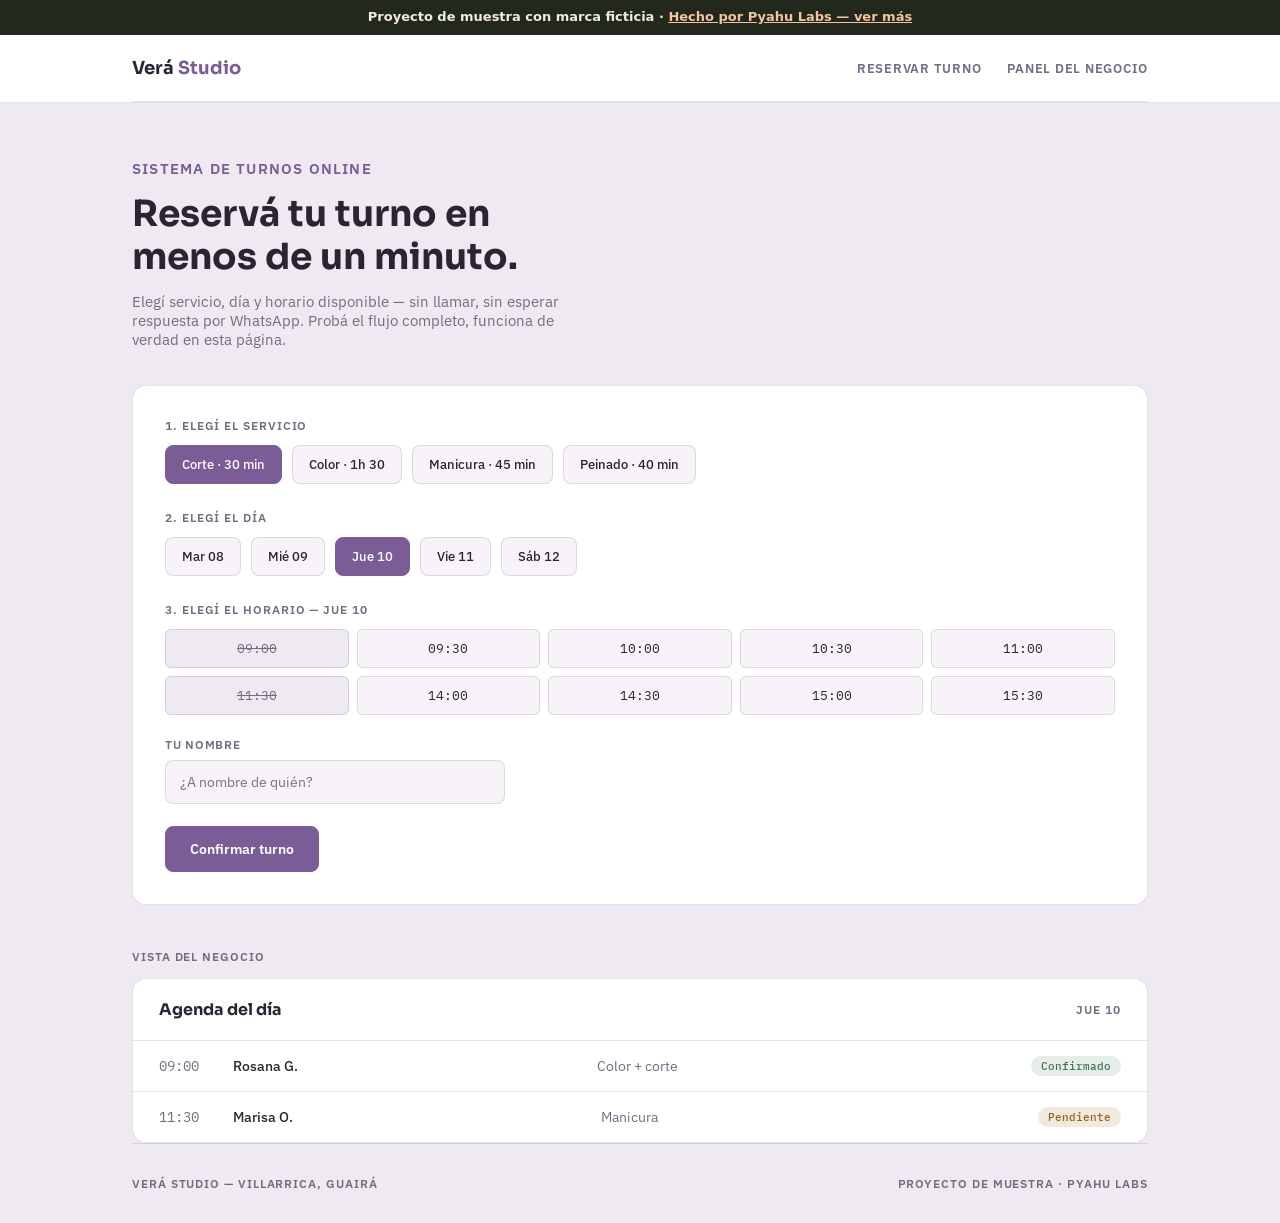
<file: vera-studio/index.html>
<!doctype html><html><head><meta charset=utf8><meta name=viewport content="width=device-width,initial-scale=1"><link rel="icon" href="brote.svg" type="image/svg+xml"><meta name="robots" content="noindex"><style>:root{color-scheme:light}body{margin:0;padding:0;font:14px -apple-system,BlinkMacSystemFont,sans-serif;background:#faf9f5;color:#141413}img{max-width:100%}[hidden]:not([hidden=until-found]){display:none!important}</style></head><body><div style="position:relative;z-index:9999;background:#23281C;color:#F1ECDC;font:600 13px/1.3 system-ui,sans-serif;padding:9px 16px;text-align:center">Proyecto de muestra con marca ficticia · <a href="/" style="color:#F6C39E;text-decoration:underline">Hecho por Pyahu Labs — ver más</a></div>
<title>Verá Studio — Demo · Pyahu Labs</title>
<style>
  @import url('https://fonts.googleapis.com/css2?family=Sora:wght@400;600;700&family=IBM+Plex+Sans:wght@400;500;600&family=IBM+Plex+Mono:wght@400;500&display=swap');

  :root{
    --bg:#EFEAF2; --surface:#FFFFFF; --surface-2:#F7F3F9; --ink:#2B2432; --ink-soft:#756B82;
    --line:rgba(43,36,50,0.13); --accent:#7A5D96; --accent-ink:#FFFFFF;
    --mint:#3F7359; --mint-soft:rgba(63,115,89,0.13); --amber:#966319; --amber-soft:rgba(150,99,25,0.14);
  }
  *{box-sizing:border-box;}
  body{margin:0;background:var(--bg);color:var(--ink);font-family:'IBM Plex Sans',Arial,sans-serif;-webkit-font-smoothing:antialiased;}
  h1,h2,h3{font-family:'Sora',sans-serif;font-weight:700;text-wrap:balance;margin:0;}
  p{margin:0;}
  a{text-decoration:none;color:inherit;}
  button,input{font-family:inherit;}
  .wrap{max-width:1080px;margin:0 auto;padding:0 32px;}
  .mono{font-family:'IBM Plex Mono',monospace;font-variant-numeric:tabular-nums;}
  .label{font-family:'IBM Plex Sans',sans-serif;font-size:11.5px;font-weight:600;text-transform:uppercase;letter-spacing:0.08em;color:var(--ink-soft);}
  .btn{
    font-family:'IBM Plex Sans',sans-serif;font-weight:600;font-size:14px;cursor:pointer;border-radius:8px;
    padding:13px 24px;border:1px solid var(--accent);background:var(--accent);color:var(--accent-ink);transition:opacity .15s ease;
  }
  .btn:hover{opacity:.88;}
  .btn:disabled{opacity:.4;cursor:not-allowed;}
  .btn-ghost{background:none;color:var(--ink);border:1px solid var(--line);}

  nav{display:flex;align-items:center;justify-content:space-between;padding:22px 0;border-bottom:1px solid var(--line);background:var(--surface);}
  .navwrap{background:var(--surface);border-bottom:1px solid var(--line);}
  .logo{font-family:'Sora',sans-serif;font-weight:700;font-size:18px;}
  .logo span{color:var(--accent);}
  .navlinks{display:flex;gap:26px;align-items:center;}
  .navlinks a{font-size:12.5px;font-weight:600;text-transform:uppercase;letter-spacing:0.06em;color:var(--ink-soft);}
  .navlinks a:hover{color:var(--accent);}
  .burger{display:none;background:none;border:none;color:var(--ink);padding:6px;}
  .mobile-menu{display:none;flex-direction:column;background:var(--surface);border-bottom:1px solid var(--line);}
  .mobile-menu.open{display:flex;}
  .mobile-menu a{padding:14px 32px;font-size:13px;text-transform:uppercase;letter-spacing:0.06em;color:var(--ink-soft);border-top:1px solid var(--line);}

  .hero{padding:56px 0 36px;}
  .hero h1{font-size:36px;line-height:1.2;max-width:20ch;margin-bottom:14px;}
  .hero p{font-size:15px;color:var(--ink-soft);max-width:52ch;}

  .card{background:var(--surface);border:1px solid var(--line);border-radius:14px;}
  .booking-card{padding:32px;margin-bottom:20px;}
  .step-label{margin-bottom:12px;}
  .chip-row{display:flex;gap:10px;flex-wrap:wrap;margin-bottom:26px;}
  .chip{
    font-family:'IBM Plex Sans',sans-serif;font-size:13px;font-weight:500;padding:10px 16px;cursor:pointer;
    border-radius:8px;border:1px solid var(--line);background:var(--surface-2);color:var(--ink);transition:all .12s ease;
  }
  .chip:hover{border-color:var(--accent);}
  .chip.on{border-color:var(--accent);background:var(--accent);color:#fff;}
  .slots-grid{display:grid;grid-template-columns:repeat(5,minmax(0,1fr));gap:8px;margin-bottom:8px;}
  .slot{
    font-family:'IBM Plex Mono',monospace;font-size:13px;text-align:center;padding:10px 0;cursor:pointer;
    border-radius:6px;border:1px solid var(--line);background:var(--surface-2);color:var(--ink);
  }
  .slot:hover{border-color:var(--accent);}
  .slot.on{background:var(--accent);border-color:var(--accent);color:#fff;}
  .slot.taken{color:var(--ink-soft);background:var(--bg);text-decoration:line-through;cursor:not-allowed;pointer-events:none;}
  .name-field{margin:22px 0;}
  .name-field label{display:block;font-size:12px;font-weight:600;text-transform:uppercase;letter-spacing:0.06em;color:var(--ink-soft);margin-bottom:8px;}
  .name-field input{
    width:100%;max-width:340px;padding:12px 14px;border-radius:8px;border:1px solid var(--line);
    background:var(--surface-2);color:var(--ink);font-size:14px;
  }
  .success{
    display:none;align-items:center;gap:10px;background:var(--mint-soft);color:var(--mint);border-radius:8px;
    padding:12px 16px;font-size:13.5px;font-weight:500;margin-top:16px;
  }
  .success.show{display:flex;}

  .panel-head{display:flex;justify-content:space-between;align-items:center;padding:20px 26px;border-bottom:1px solid var(--line);}
  .panel-head h3{font-size:16px;}
  .agenda-row{display:flex;align-items:center;gap:18px;padding:15px 26px;border-bottom:1px solid var(--line);}
  .agenda-row:last-child{border-bottom:none;}
  .agenda-empty{padding:28px 26px;color:var(--ink-soft);font-size:14px;}
  .status{font-family:'IBM Plex Mono',monospace;font-size:11px;font-weight:500;padding:3px 10px;border-radius:99px;white-space:nowrap;}
  .status.confirmed{background:var(--mint-soft);color:var(--mint);}
  .status.pending{background:var(--amber-soft);color:var(--amber);}

  .section-label{margin:44px 0 14px;}

  footer{padding:32px 0;border-top:1px solid var(--line);display:flex;justify-content:space-between;flex-wrap:wrap;gap:10px;}

  @media (max-width:760px){
    .navlinks{display:none;}
    .burger{display:flex;align-items:center;justify-content:center;}
    .hero h1{font-size:28px;}
    .booking-card{padding:22px;}
    .slots-grid{grid-template-columns:repeat(3,minmax(0,1fr));}
    .agenda-row{flex-wrap:wrap;}
  }
</style>

<div class="navwrap">
  <div class="wrap">
    <nav>
      <div class="logo">Verá <span>Studio</span></div>
      <div class="navlinks">
        <a href="#reservar">Reservar turno</a>
        <a href="#panel">Panel del negocio</a>
      </div>
      <button class="burger" id="burgerBtn" aria-label="Abrir menú" aria-expanded="false">
        <svg width="20" height="20" viewBox="0 0 24 24" fill="none" stroke="currentColor" stroke-width="1.6"><path d="M3 6h18M3 12h18M3 18h18"/></svg>
      </button>
    </nav>
  </div>
  <div class="mobile-menu" id="mobileMenu">
    <a href="#reservar">Reservar turno</a>
    <a href="#panel">Panel del negocio</a>
  </div>
</div>

<div class="wrap">
  <section class="hero">
    <p class="label" style="color:var(--accent);margin-bottom:14px;">Sistema de turnos online</p>
    <h1>Reservá tu turno en menos de un minuto.</h1>
    <p>Elegí servicio, día y horario disponible — sin llamar, sin esperar respuesta por WhatsApp. Probá el flujo completo, funciona de verdad en esta página.</p>
  </section>

  <section id="reservar">
    <div class="card booking-card">
      <p class="label step-label">1. Elegí el servicio</p>
      <div class="chip-row" id="services"></div>

      <p class="label step-label">2. Elegí el día</p>
      <div class="chip-row" id="days"></div>

      <p class="label step-label" id="slotsLabel">3. Elegí el horario</p>
      <div class="slots-grid" id="slots"></div>

      <div class="name-field">
        <label>Tu nombre</label>
        <input type="text" id="clientName" placeholder="¿A nombre de quién?">
      </div>

      <button class="btn" id="confirmBtn">Confirmar turno</button>
      <div class="success" id="successMsg">
        <svg width="16" height="16" viewBox="0 0 24 24" fill="none" stroke="currentColor" stroke-width="2"><path d="M20 6L9 17l-5-5"/></svg>
        <span id="successText"></span>
      </div>
    </div>
  </section>

  <section id="panel">
    <p class="label section-label">Vista del negocio</p>
    <div class="card">
      <div class="panel-head">
        <h3>Agenda del día</h3>
        <span class="mono label" id="agendaDay" style="margin:0;"></span>
      </div>
      <div id="agendaList"></div>
    </div>
  </section>

  <footer>
    <span class="label">Verá Studio — Villarrica, Guairá</span>
    <span class="label">Proyecto de muestra · Pyahu Labs</span>
  </footer>
</div>

<script>
(function(){
  var services = [
    { name: 'Corte', duration: '30 min' },
    { name: 'Color', duration: '1h 30' },
    { name: 'Manicura', duration: '45 min' },
    { name: 'Peinado', duration: '40 min' }
  ];
  var days = ['Mar 08', 'Mié 09', 'Jue 10', 'Vie 11', 'Sáb 12'];
  var slotsBase = ['09:00','09:30','10:00','10:30','11:00','11:30','14:00','14:30','15:00','15:30'];
  var appointmentsByDay = {
    'Mar 08': [ { time: '10:00', client: 'Lu Benítez', service: 'Corte', status: 'confirmed' } ],
    'Mié 09': [],
    'Jue 10': [
      { time: '09:00', client: 'Rosana G.', service: 'Color + corte', status: 'confirmed' },
      { time: '11:30', client: 'Marisa O.', service: 'Manicura', status: 'pending' }
    ],
    'Vie 11': [ { time: '15:00', client: 'Cami Duarte', service: 'Peinado', status: 'confirmed' } ],
    'Sáb 12': []
  };

  var state = { service: services[0].name, day: 'Jue 10', slot: null };

  var servicesEl = document.getElementById('services');
  services.forEach(function(s){
    var chip = document.createElement('button');
    chip.type = 'button';
    chip.className = 'chip' + (s.name === state.service ? ' on' : '');
    chip.textContent = s.name + ' · ' + s.duration;
    chip.dataset.name = s.name;
    chip.addEventListener('click', function(){
      state.service = s.name;
      servicesEl.querySelectorAll('.chip').forEach(function(c){ c.classList.remove('on'); });
      chip.classList.add('on');
    });
    servicesEl.appendChild(chip);
  });

  var daysEl = document.getElementById('days');
  days.forEach(function(d){
    var chip = document.createElement('button');
    chip.type = 'button';
    chip.className = 'chip' + (d === state.day ? ' on' : '');
    chip.textContent = d;
    chip.addEventListener('click', function(){
      state.day = d;
      state.slot = null;
      daysEl.querySelectorAll('.chip').forEach(function(c){ c.classList.remove('on'); });
      chip.classList.add('on');
      renderSlots();
      renderAgenda();
    });
    daysEl.appendChild(chip);
  });

  var slotsEl = document.getElementById('slots');
  var slotsLabel = document.getElementById('slotsLabel');
  function renderSlots(){
    slotsLabel.textContent = '3. Elegí el horario — ' + state.day;
    slotsEl.innerHTML = '';
    var taken = (appointmentsByDay[state.day] || []).map(function(a){ return a.time; });
    slotsBase.forEach(function(t){
      var el = document.createElement('button');
      el.type = 'button';
      var isTaken = taken.indexOf(t) !== -1;
      el.className = 'slot' + (isTaken ? ' taken' : '') + (t === state.slot ? ' on' : '');
      el.textContent = t;
      if (!isTaken){
        el.addEventListener('click', function(){
          state.slot = t;
          slotsEl.querySelectorAll('.slot').forEach(function(c){ c.classList.remove('on'); });
          el.classList.add('on');
        });
      }
      slotsEl.appendChild(el);
    });
  }

  var agendaList = document.getElementById('agendaList');
  var agendaDay = document.getElementById('agendaDay');
  function renderAgenda(){
    agendaDay.textContent = state.day;
    var appts = (appointmentsByDay[state.day] || []).slice().sort(function(a,b){ return a.time.localeCompare(b.time); });
    if (appts.length === 0){
      agendaList.innerHTML = '<div class="agenda-empty">Sin turnos todavía para este día.</div>';
      return;
    }
    agendaList.innerHTML = appts.map(function(a){
      return '<div class="agenda-row">' +
        '<span class="mono" style="width:56px;color:var(--ink-soft);">' + a.time + '</span>' +
        '<span style="flex:1;font-weight:500;">' + a.client + '</span>' +
        '<span style="flex:1.2;color:var(--ink-soft);font-size:13.5px;">' + a.service + '</span>' +
        '<span class="status ' + a.status + '">' + (a.status === 'confirmed' ? 'Confirmado' : 'Pendiente') + '</span>' +
      '</div>';
    }).join('');
  }

  document.getElementById('confirmBtn').addEventListener('click', function(){
    var nameInput = document.getElementById('clientName');
    var name = nameInput.value.trim();
    var successMsg = document.getElementById('successMsg');
    var successText = document.getElementById('successText');
    if (!name){
      nameInput.style.borderColor = '#B5502E';
      nameInput.focus();
      return;
    }
    nameInput.style.borderColor = '';
    if (!state.slot){
      successText.textContent = 'Elegí un horario disponible antes de confirmar.';
      successMsg.style.background = 'var(--amber-soft)';
      successMsg.style.color = 'var(--amber)';
      successMsg.classList.add('show');
      return;
    }
    appointmentsByDay[state.day] = appointmentsByDay[state.day] || [];
    appointmentsByDay[state.day].push({ time: state.slot, client: name, service: state.service, status: 'confirmed' });
    successMsg.style.background = 'var(--mint-soft)';
    successMsg.style.color = 'var(--mint)';
    successText.textContent = 'Turno confirmado para ' + name + ' — ' + state.service + ', ' + state.day + ' ' + state.slot + '. Ya aparece en la agenda de abajo.';
    successMsg.classList.add('show');
    state.slot = null;
    nameInput.value = '';
    renderSlots();
    renderAgenda();
  });

  var burger = document.getElementById('burgerBtn');
  var mobileMenu = document.getElementById('mobileMenu');
  burger.addEventListener('click', function(){
    var open = mobileMenu.classList.toggle('open');
    burger.setAttribute('aria-expanded', open ? 'true' : 'false');
  });

  renderSlots();
  renderAgenda();
})();
</script>

</body></html>
</file>
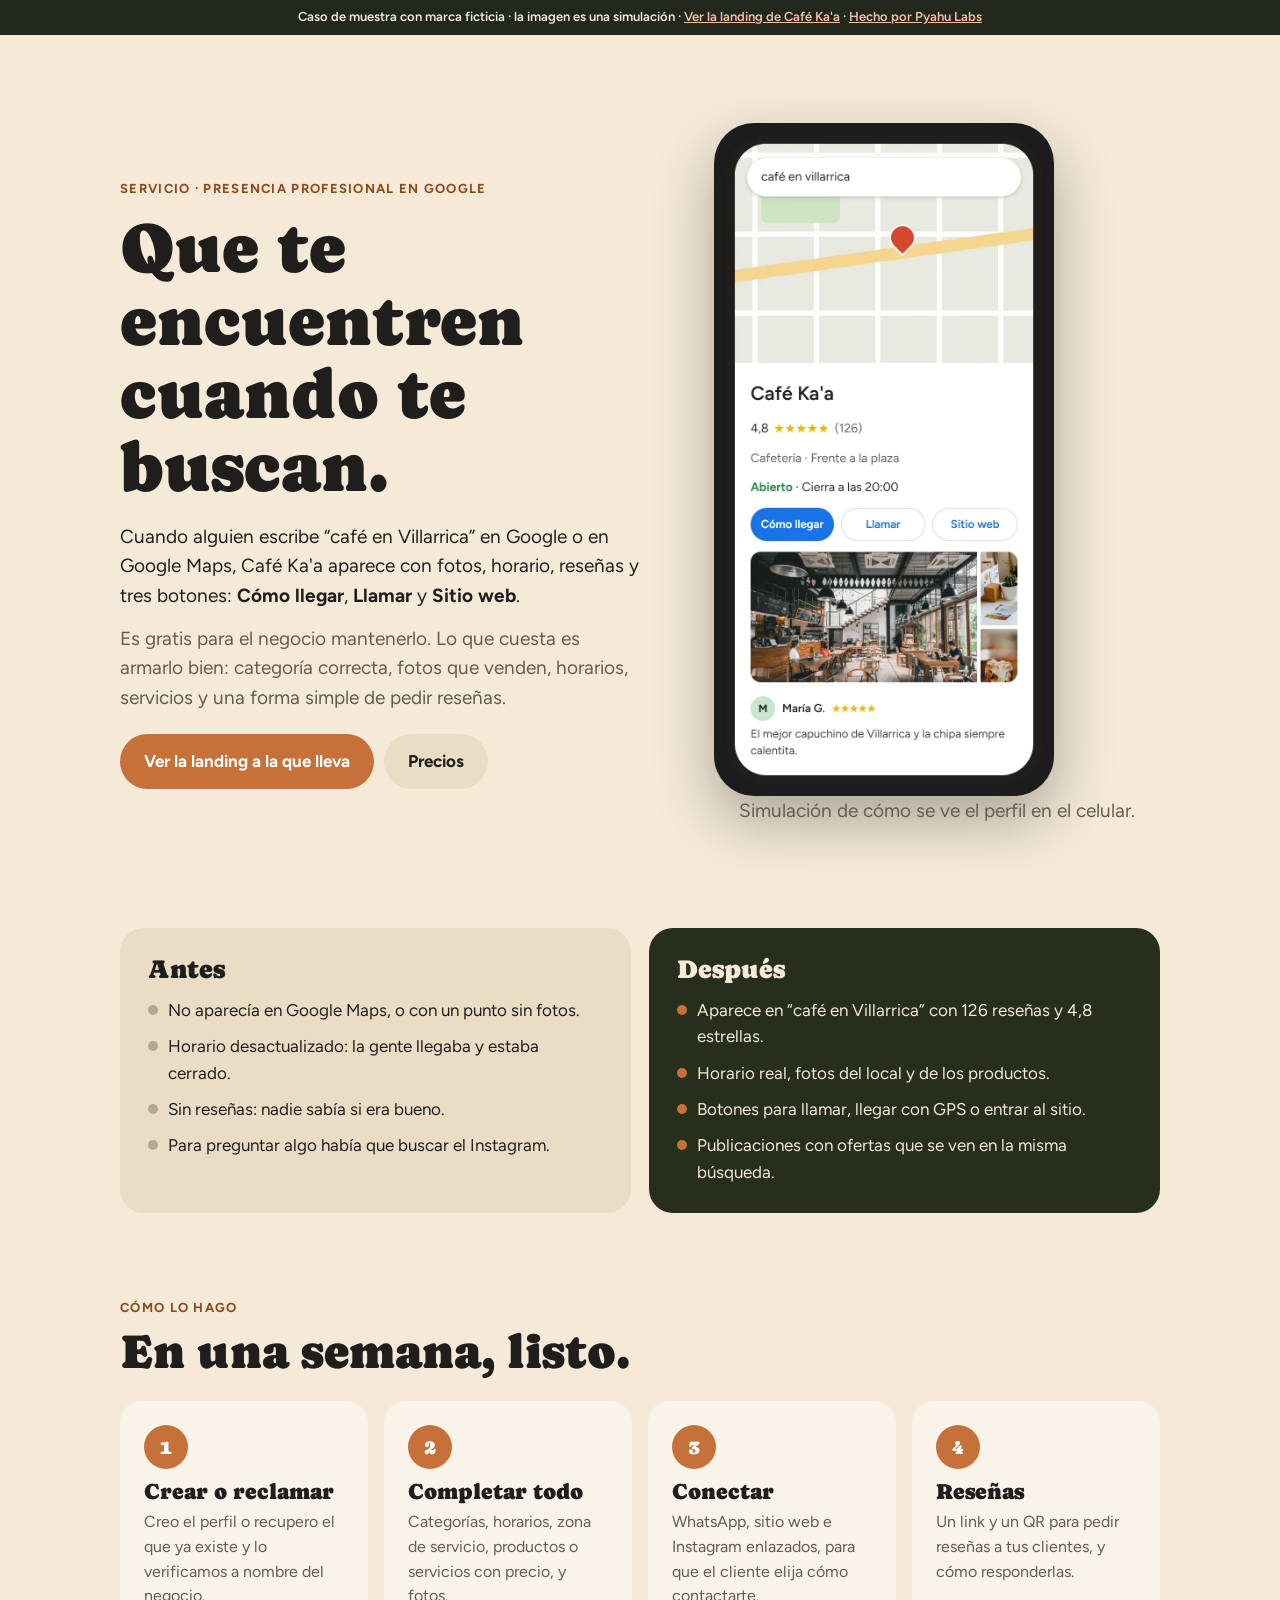
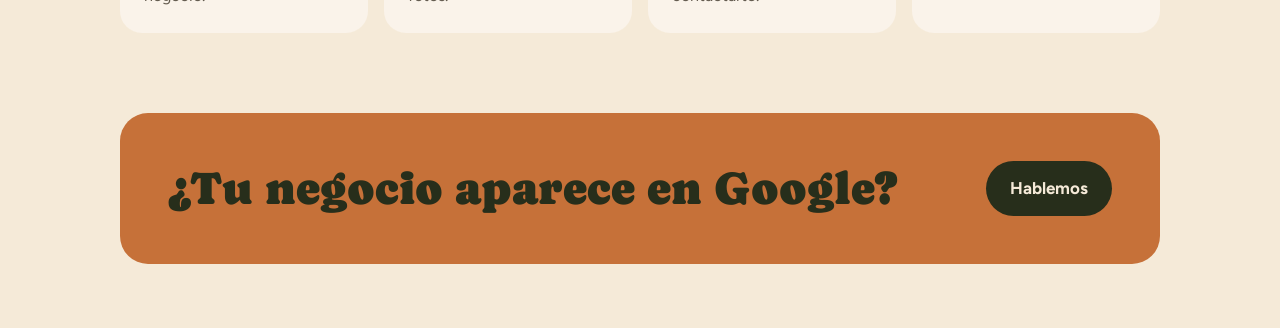
<file: cafe-kaa/google.html>
<!doctype html>
<html lang="es">
<head>
<meta charset="utf-8">
<meta name="viewport" content="width=device-width,initial-scale=1">
<title>Presencia en Google — Caso Café Ka'a · Pyahu Labs</title>
<meta name="robots" content="noindex">
<link rel="icon" href="brote.svg" type="image/svg+xml">
<link rel="stylesheet" href="fonts/fonts.css">
<style>
:root{--bg:#f5ead8;--card:#faf3ea;--surface:#ebddc5;--ink:#201e1d;--muted:#645c50;--dark:#272e1b;--accent:#c67139;--accent-d:#8c491a;--green:#7a8a5e;--green-l:#e1eecc;--peach:#ffe1d0}
*{box-sizing:border-box}
body{margin:0;background:var(--bg);color:var(--ink);font:17px/1.55 Figtree,system-ui,sans-serif;overflow-x:clip}
h1,h2,h3{font-family:Caprasimo,Georgia,serif;font-weight:400;margin:0;line-height:1.04}
img{display:block;max-width:100%}
.demo-bar{background:#23281C;color:#F1ECDC;font:600 13px/1.3 Figtree,system-ui,sans-serif;padding:9px 16px;text-align:center}
.demo-bar a{color:#F6C39E}
.wrap{max-width:1120px;margin:0 auto;padding:0 clamp(18px,4vw,40px)}
.k{font-size:13px;font-weight:700;letter-spacing:.1em;text-transform:uppercase;color:var(--accent-d)}
.hero{display:grid;grid-template-columns:1.1fr .9fr;gap:48px;align-items:center;padding:clamp(40px,7vw,88px) 0}
@media(max-width:820px){.hero{grid-template-columns:1fr}}
.hero h1{font-size:clamp(40px,6vw,70px);margin:12px 0 18px}
.hero p{font-size:19px;margin:0 0 14px;max-width:520px}
.phone{justify-self:center;width:min(340px,100%);border-radius:40px;background:#1c1c1c;padding:12px;box-shadow:0 24px 60px rgba(0,0,0,.3)}
.phone img{border-radius:30px;width:100%}
.note{font-size:13px;color:var(--muted);text-align:center;margin-top:10px}
.ba{display:grid;grid-template-columns:1fr 1fr;gap:18px;padding-bottom:clamp(48px,7vw,80px)}
@media(max-width:700px){.ba{grid-template-columns:1fr}}
.col{border-radius:24px;padding:28px}
.col h3{font-size:26px;margin-bottom:14px}
.col ul{margin:0;padding:0;list-style:none;display:flex;flex-direction:column;gap:10px}
.col li{display:flex;gap:10px}
.col li:before{content:"";width:10px;height:10px;border-radius:50%;margin-top:8px;flex:none}
.before{background:var(--surface)}.before li:before{background:#b3a894}
.after{background:var(--dark);color:var(--bg)}.after li:before{background:var(--accent)}
.steps{display:grid;grid-template-columns:repeat(auto-fit,minmax(230px,1fr));gap:16px;padding-bottom:clamp(48px,7vw,80px)}
.step{background:var(--card);border-radius:22px;padding:24px}
.step b{display:grid;place-items:center;width:44px;height:44px;border-radius:50%;background:var(--accent);color:#fff;font-family:Caprasimo,serif;font-weight:400;font-size:20px;margin-bottom:12px}
.step h3{font-size:22px;margin-bottom:6px}
.step p{margin:0;color:var(--muted);font-size:16px}
.btn{display:inline-flex;align-items:center;gap:8px;border-radius:999px;padding:14px 24px;font-weight:700;background:var(--accent);color:#fff;text-decoration:none}
.btn.ghost{background:var(--surface);color:var(--ink)}
.end{background:var(--accent);border-radius:28px;padding:clamp(28px,5vw,48px);display:flex;justify-content:space-between;align-items:center;gap:20px;flex-wrap:wrap;margin-bottom:64px}
.end h2{font-size:clamp(30px,4vw,46px);color:var(--dark)}
</style>
</head>
<body>
<div class="demo-bar">Caso de muestra con marca ficticia · la imagen es una simulación · <a href="index.html">Ver la landing de Café Ka'a</a> · <a href="/">Hecho por Pyahu Labs</a></div>
<main class="wrap">
  <section class="hero">
    <div>
      <span class="k">Servicio · Presencia profesional en Google</span>
      <h1>Que te encuentren cuando te buscan.</h1>
      <p>Cuando alguien escribe “café en Villarrica” en Google o en Google Maps, Café Ka'a aparece con fotos, horario, reseñas y tres botones: <b>Cómo llegar</b>, <b>Llamar</b> y <b>Sitio web</b>.</p>
      <p style="color:var(--muted)">Es gratis para el negocio mantenerlo. Lo que cuesta es armarlo bien: categoría correcta, fotos que venden, horarios, servicios y una forma simple de pedir reseñas.</p>
      <div style="display:flex;gap:10px;flex-wrap:wrap;margin-top:22px"><a class="btn" href="index.html">Ver la landing a la que lleva</a><a class="btn ghost" href="/#precios">Precios</a></div>
    </div>
    <div><div class="phone"><img src="img/google-perfil.webp" alt="Simulación del perfil de Café Ka'a en Google Maps: 4,8 estrellas, abierto, botones para llegar, llamar y sitio web"></div><p class="note">Simulación de cómo se ve el perfil en el celular.</p></div>
  </section>

  <section class="ba">
    <div class="col before"><h3>Antes</h3><ul>
      <li>No aparecía en Google Maps, o con un punto sin fotos.</li>
      <li>Horario desactualizado: la gente llegaba y estaba cerrado.</li>
      <li>Sin reseñas: nadie sabía si era bueno.</li>
      <li>Para preguntar algo había que buscar el Instagram.</li>
    </ul></div>
    <div class="col after"><h3>Después</h3><ul>
      <li>Aparece en “café en Villarrica” con 126 reseñas y 4,8 estrellas.</li>
      <li>Horario real, fotos del local y de los productos.</li>
      <li>Botones para llamar, llegar con GPS o entrar al sitio.</li>
      <li>Publicaciones con ofertas que se ven en la misma búsqueda.</li>
    </ul></div>
  </section>

  <span class="k">Cómo lo hago</span>
  <h2 style="font-size:clamp(32px,4vw,48px);margin:8px 0 24px">En una semana, listo.</h2>
  <section class="steps">
    <div class="step"><b>1</b><h3>Crear o reclamar</h3><p>Creo el perfil o recupero el que ya existe y lo verificamos a nombre del negocio.</p></div>
    <div class="step"><b>2</b><h3>Completar todo</h3><p>Categorías, horarios, zona de servicio, productos o servicios con precio, y fotos.</p></div>
    <div class="step"><b>3</b><h3>Conectar</h3><p>WhatsApp, sitio web e Instagram enlazados, para que el cliente elija cómo contactarte.</p></div>
    <div class="step"><b>4</b><h3>Reseñas</h3><p>Un link y un QR para pedir reseñas a tus clientes, y cómo responderlas.</p></div>
  </section>

  <section class="end"><h2>¿Tu negocio aparece en Google?</h2><a class="btn" style="background:var(--dark);color:var(--bg)" href="/#inicio">Hablemos</a></section>
</main>
</body>
</html>
</file>
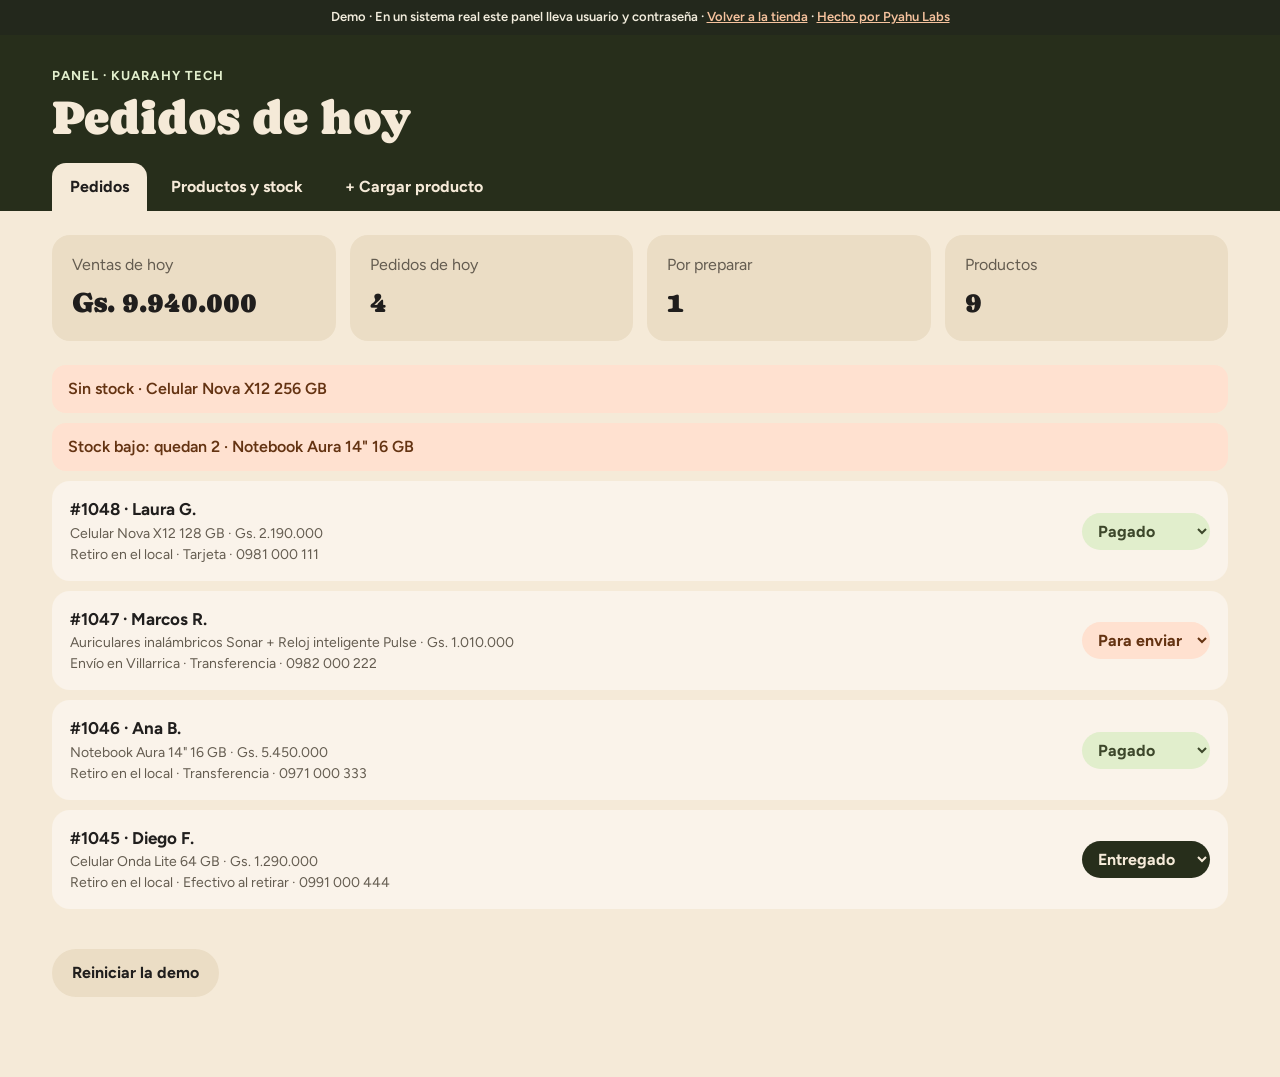
<file: kuarahy-tech/panel.html>
<!doctype html>
<html lang="es">
<head>
<meta charset="utf-8">
<meta name="viewport" content="width=device-width,initial-scale=1">
<title>Panel · Kuarahy Tech — Demo Pyahu Labs</title>
<meta name="robots" content="noindex">
<link rel="icon" href="brote.svg" type="image/svg+xml">
<link rel="stylesheet" href="fonts/fonts.css">
<link rel="stylesheet" href="style.css">
<style>
.phead{background:var(--dark);color:var(--bg);padding:28px 0 0}
.phead small{font-weight:700;letter-spacing:.08em;text-transform:uppercase;color:var(--green-l);font-size:13px}
.phead h1{font-size:clamp(32px,5vw,48px);margin:6px 0 20px}
.tabs{display:flex;gap:6px;overflow-x:auto;scrollbar-width:none}
.tabs button{border:0;background:transparent;color:var(--bg);padding:12px 18px;border-radius:14px 14px 0 0;font-weight:700;white-space:nowrap}
.tabs button.on{background:var(--bg);color:var(--ink)}
.kpis{display:grid;grid-template-columns:repeat(auto-fit,minmax(150px,1fr));gap:14px;margin:24px 0}
.kpi{background:var(--surface);border-radius:var(--r);padding:18px 20px}
.kpi span{color:var(--muted)}
.kpi b{display:block;font-family:Caprasimo,serif;font-weight:400;font-size:28px;margin-top:4px}
.ord{background:var(--card);border-radius:var(--r);padding:16px 18px;display:grid;grid-template-columns:1fr auto;gap:8px 16px;align-items:center;margin-bottom:10px}
.ord .who{font-weight:700;font-size:17px}
.ord .det{color:var(--muted);font-size:14px}
.ord select{border:0;border-radius:999px;padding:8px 12px;font-weight:700}
.st-Nuevo{background:var(--surface)}.st-Pagado{background:var(--green-l);color:var(--green-d)}.st-Para-enviar{background:var(--peach);color:var(--peach-d)}.st-Entregado{background:var(--dark);color:var(--bg)}
table{width:100%;border-collapse:separate;border-spacing:0 8px}
td,th{padding:10px 12px;text-align:left;vertical-align:middle}
th{font-size:12px;letter-spacing:.06em;text-transform:uppercase;color:var(--muted)}
tbody tr{background:var(--card)}
tbody td:first-child{border-radius:14px 0 0 14px}tbody td:last-child{border-radius:0 14px 14px 0}
td img{width:48px;height:48px;border-radius:10px;object-fit:cover}
td input{width:120px;border:1px solid var(--line);background:var(--bg);border-radius:10px;padding:8px 10px}
td input.s{width:72px}
.alert{background:var(--peach);color:var(--peach-d);border-radius:14px;padding:12px 16px;font-weight:600;margin-bottom:10px}
.tablewrap{overflow-x:auto}
@media(max-width:640px){.hide-m{display:none}}
</style>
</head>
<body>
<div class="demo-bar">Demo · En un sistema real este panel lleva usuario y contraseña · <a href="index.html">Volver a la tienda</a> · <a href="/">Hecho por Pyahu Labs</a></div>
<header class="phead"><div class="wrap">
  <small>Panel · Kuarahy Tech</small>
  <h1 id="title">Pedidos de hoy</h1>
  <nav class="tabs"><button class="on" data-tab="pedidos">Pedidos</button><button data-tab="productos">Productos y stock</button><button data-tab="nuevo">+ Cargar producto</button></nav>
</div></header>

<main class="wrap" style="padding-bottom:64px">
  <section data-sec="pedidos">
    <div class="kpis" id="kpis"></div>
    <div id="alerts"></div>
    <div id="orders"></div>
  </section>

  <section data-sec="productos" hidden>
    <p style="color:var(--muted);margin:20px 0 4px">Cambiá precio o stock y se actualiza al instante en la tienda.</p>
    <div class="tablewrap"><table><thead><tr><th></th><th>Producto</th><th>Precio (Gs.)</th><th>Stock</th><th class="hide-m">Vendidos</th><th></th></tr></thead><tbody id="prods"></tbody></table></div>
  </section>

  <section data-sec="nuevo" hidden style="max-width:560px;padding-top:24px">
    <form id="np">
      <div class="field"><label for="nn">Nombre</label><input id="nn" required placeholder="Ej.: Parlante portátil Onda"></div>
      <div class="opts" style="margin-bottom:14px">
        <div class="field" style="margin:0"><label for="nb">Marca</label><input id="nb" required placeholder="Onda"></div>
        <div class="field" style="margin:0"><label for="nc">Categoría</label><select id="nc"><option>Celulares</option><option>Auriculares</option><option>Notebooks</option><option>Relojes</option><option>Parlantes</option><option>Accesorios</option></select></div>
        <div class="field" style="margin:0"><label for="npr">Precio (Gs.)</label><input id="npr" type="number" required min="1000" step="1000"></div>
        <div class="field" style="margin:0"><label for="ns">Stock</label><input id="ns" type="number" required min="0" value="5"></div>
      </div>
      <div class="field"><label for="nd">Descripción</label><textarea id="nd" rows="3" placeholder="Lo que el cliente tiene que saber"></textarea></div>
      <div class="field"><label>Foto</label><div class="opts" id="pics"></div></div>
      <button class="btn" style="width:100%">Publicar en la tienda</button>
    </form>
  </section>

  <p style="margin-top:40px"><button class="btn ghost" id="reset">Reiniciar la demo</button></p>
</main>
<div class="toast" id="toast"></div>

<script src="data.js"></script>
<script>
const $ = s => document.querySelector(s);
const STATES = ['Nuevo', 'Pagado', 'Para enviar', 'Entregado'];
let products, orders;
const load = () => { products = KT.products(); orders = KT.orders(); };
const byId = id => products.find(p => p.id === id);
function toast(t) { const el = $('#toast'); el.textContent = t; el.classList.add('on'); clearTimeout(toast.t); toast.t = setTimeout(() => el.classList.remove('on'), 2000); }

function renderOrders() {
  const today = new Date().toISOString().slice(0, 10);
  const td = orders.filter(o => o.date === today);
  const sales = td.reduce((t, o) => t + o.total, 0);
  const pend = orders.filter(o => o.status === 'Para enviar' || o.status === 'Nuevo').length;
  $('#kpis').innerHTML = `<div class="kpi"><span>Ventas de hoy</span><b>${KT.gs(sales)}</b></div><div class="kpi"><span>Pedidos de hoy</span><b>${td.length}</b></div><div class="kpi"><span>Por preparar</span><b>${pend}</b></div><div class="kpi"><span>Productos</span><b>${products.length}</b></div>`;
  const low = products.filter(p => p.stock <= 2);
  $('#alerts').innerHTML = low.map(p => `<div class="alert">${p.stock <= 0 ? 'Sin stock' : 'Stock bajo: quedan ' + p.stock} · ${p.name}</div>`).join('');
  $('#orders').innerHTML = orders.map((o, i) => `<div class="ord"><div><div class="who">#${o.n} · ${o.name}</div>
    <div class="det">${o.items.map(l => (l.q > 1 ? l.q + ' × ' : '') + (byId(l.id) ? byId(l.id).name : 'Producto')).join(' + ')} · ${KT.gs(o.total)}</div>
    <div class="det">${o.ship}${o.addr ? ' · ' + o.addr : ''} · ${o.pay} · ${o.phone}</div></div>
    <select data-o="${i}" class="st-${o.status.replace(' ', '-')}" aria-label="Estado">${STATES.map(s => `<option ${s === o.status ? 'selected' : ''}>${s}</option>`).join('')}</select></div>`).join('');
}
function renderProds() {
  $('#prods').innerHTML = products.map(p => `<tr><td><img src="${p.img}" alt=""></td><td><b>${p.name}</b><br><span style="color:var(--muted);font-size:14px">${p.brand} · ${p.cat}</span></td>
  <td><input type="number" data-price="${p.id}" value="${p.price}" step="10000" aria-label="Precio"></td>
  <td><input class="s" type="number" data-stock="${p.id}" value="${p.stock}" min="0" aria-label="Stock"></td>
  <td class="hide-m">${p.sold}</td><td><button class="x" data-del="${p.id}" aria-label="Eliminar" title="Eliminar">×</button></td></tr>`).join('');
}
function renderPics() {
  const imgs = [...new Set(KT.products().concat(products).map(p => p.img))];
  $('#pics').innerHTML = imgs.map((s, i) => `<label class="opt" style="padding:6px"><input type="radio" name="pic" value="${s}" ${i ? '' : 'checked'}><img src="${s}" alt="" style="width:56px;height:56px;border-radius:10px;object-fit:cover"></label>`).join('');
}
function all() { load(); renderOrders(); renderProds(); renderPics(); }

document.addEventListener('click', e => {
  const t = e.target.closest('[data-tab]');
  if (t) {
    document.querySelectorAll('[data-tab]').forEach(b => b.classList.toggle('on', b === t));
    document.querySelectorAll('[data-sec]').forEach(s => s.hidden = s.dataset.sec !== t.dataset.tab);
    $('#title').textContent = { pedidos: 'Pedidos de hoy', productos: 'Productos y stock', nuevo: 'Cargar producto' }[t.dataset.tab];
  }
  const d = e.target.closest('[data-del]');
  if (d) { products = products.filter(p => p.id !== +d.dataset.del); KT.saveProducts(products); all(); toast('Producto eliminado de la tienda'); }
});
document.addEventListener('change', e => {
  const o = e.target.closest('[data-o]');
  if (o) { orders[+o.dataset.o].status = o.value; KT.saveOrders(orders); renderOrders(); toast('Estado actualizado'); }
  const pr = e.target.closest('[data-price]');
  if (pr) { byId(+pr.dataset.price).price = Math.max(0, +pr.value); KT.saveProducts(products); toast('Precio actualizado en la tienda'); }
  const st = e.target.closest('[data-stock]');
  if (st) { byId(+st.dataset.stock).stock = Math.max(0, +st.value); KT.saveProducts(products); renderOrders(); toast('Stock actualizado'); }
});
$('#np').addEventListener('submit', e => {
  e.preventDefault();
  const id = Math.max(0, ...products.map(p => p.id)) + 1;
  products.push({ id, name: $('#nn').value.trim(), brand: $('#nb').value.trim(), cat: $('#nc').value, price: +$('#npr').value, old: 0, stock: +$('#ns').value, img: document.querySelector('input[name=pic]:checked').value, desc: $('#nd').value.trim() || 'Producto nuevo en Kuarahy Tech.', sold: 0 });
  KT.saveProducts(products); e.target.reset(); all(); toast('Publicado. Ya aparece en la tienda.');
});
$('#reset').onclick = () => { KT.reset(); all(); toast('Demo reiniciada'); };
window.addEventListener('storage', all);
all();
</script>
</body>
</html>
</file>
<file: assets/fonts/fonts.css>
@font-face{font-family:'Gloock';font-style:normal;font-weight:400;font-display:swap;src:url(gloock-latin-400-normal.woff2) format('woff2')}
@font-face{font-family:'Caprasimo';font-style:normal;font-weight:400;font-display:swap;src:url(caprasimo-latin-400-normal.woff2) format('woff2')}
@font-face{font-family:'Figtree';font-style:normal;font-weight:400;font-display:swap;src:url(figtree-latin-400-normal.woff2) format('woff2')}
@font-face{font-family:'Figtree';font-style:normal;font-weight:600;font-display:swap;src:url(figtree-latin-600-normal.woff2) format('woff2')}
@font-face{font-family:'Figtree';font-style:normal;font-weight:700;font-display:swap;src:url(figtree-latin-700-normal.woff2) format('woff2')}
</file>
<file: assets/styles.css>
/* Organic — design-system tokens and component classes. This file is the source of truth for the system's look; retune it here and see readme.md. */

:root {
  --color-bg: #f5ead8;
  --color-surface: #ebddc5;
  --color-text: #201e1d;
  --color-accent: #c67139;
  --color-accent-2: #7a8a5e;
  --color-divider: color-mix(in srgb, #201e1d 16%, transparent);

  /* Tonal ramps — generated in OKLCH on one shared lightness scale, so the
     same step of any role matches the others in visual value. */
  --color-neutral-100: #f9f4ed;
  --color-neutral-200: #eee7db;
  --color-neutral-300: #dcd3c4;
  --color-neutral-400: #c0b6a5;
  --color-neutral-500: #a19786;
  --color-neutral-600: #82796a;
  --color-neutral-700: #645c50;
  --color-neutral-800: #474238;
  --color-neutral-900: #2e2b25;

  --color-accent-100: #fff2eb;
  --color-accent-200: #ffe1d0;
  --color-accent-300: #ffc6a5;
  --color-accent-400: #f6a06b;
  --color-accent-500: #d67f48;
  --color-accent-600: #b2622d;
  --color-accent-700: #8c491a;
  --color-accent-800: #643312;
  --color-accent-900: #402310;

  --color-accent-2-100: #f0fae1;
  --color-accent-2-200: #e1eecc;
  --color-accent-2-300: #ccdbb2;
  --color-accent-2-400: #aebf92;
  --color-accent-2-500: #8fa073;
  --color-accent-2-600: #728157;
  --color-accent-2-700: #56633f;
  --color-accent-2-800: #3d472b;
  --color-accent-2-900: #272e1b;

  --font-heading: "Caprasimo", system-ui, sans-serif;
  --font-heading-weight: 400;
  --font-body: "Figtree", system-ui, sans-serif;

  --space-1: 4.4px;
  --space-2: 8.8px;
  --space-3: 13.2px;
  --space-4: 17.6px;
  --space-6: 26.4px;
  --space-8: 35.2px;

  --radius-sm: 8px;
  --radius-md: 16px;
  --radius-lg: 28px;

  /* Elevation — derived from the ground: soft ink-tinted shadows on a
     light theme, a hairline edge + ambient darkness on a dark one. */
  --shadow-sm: 0 1px 2px color-mix(in srgb, #2e2b25 14%, transparent);
  --shadow-md: 0 3px 10px color-mix(in srgb, #2e2b25 16%, transparent);
  --shadow-lg: 0 12px 32px color-mix(in srgb, #2e2b25 22%, transparent);
}

body {
  background: var(--color-bg);
  color: var(--color-text);
  font-family: var(--font-body);
}
h1, h2, h3, h4 { font-family: var(--font-heading); font-weight: var(--font-heading-weight); }

.washed{filter:saturate(0.6) contrast(0.85) brightness(1.1) opacity(0.94)}

/* ══════════════════════════════════════════════════════════════════════════
   Components — built with the tokens above. Plain CSS
   on plain HTML: no JavaScript, no build step. Each class is documented in
   readme.md and demonstrated in foundations/ and components/.
   ══════════════════════════════════════════════════════════════════════ */

*, *::before, *::after { box-sizing: border-box; }
body { margin: 0; font-size: 15px; line-height: 1.55; font-weight: 400; }
h1, h2, h3, h4, h5, h6 {
  font-family: var(--font-heading); font-weight: var(--font-heading-weight);
  line-height: 1.12; letter-spacing: -0.015em; margin: 0 0 var(--space-2);
}
h1 { font-size: 42px; }
h2 { font-size: 32px; }
h3 { font-size: 25px; }
h4 { font-size: 20px; }
h5 { font-size: 16px; }
h6 { font-size: 13px; }
h6 { letter-spacing: 0.08em; text-transform: uppercase; }
p { margin: 0 0 var(--space-3); }
a { color: var(--color-accent); text-underline-offset: 3px; }
img { display: block; max-width: 100%; }
figure { margin: 0; }
figcaption {
  font-size: 11px; margin-top: var(--space-1);
  color: color-mix(in srgb, var(--color-text) 55%, transparent);
}
.text-muted { color: color-mix(in srgb, var(--color-text) 55%, transparent); }
:focus { outline: none; }
:focus-visible { outline: 2px solid var(--color-accent); outline-offset: 2px; }
::selection { background: color-mix(in srgb, var(--color-accent) 30%, transparent); }

/* — rules — */
.hr {
  height: 1px; border: 0; margin: var(--space-4) 0;
  background: var(--color-divider);
}

/* — buttons — */
.btn {
  display: inline-flex; align-items: center; justify-content: center; gap: 6px;
  cursor: pointer; text-decoration: none;
  font-family: var(--font-heading); font-weight: var(--font-heading-weight);
  font-size: 14px; line-height: 1.2; color: var(--color-text); /* matches the .input's 14px —
     the pair sits side by side in sign-up rows */
  background: transparent; border: 1px solid transparent;
  padding: var(--space-2) calc(var(--space-3) * 1.2);
  border-radius: var(--radius-md);
}
.btn svg { display: block; }
.btn:disabled { opacity: 0.45; cursor: not-allowed; }
.btn-primary { background: var(--color-accent); color: var(--color-bg); }
.btn-primary:hover { background: var(--color-accent-600); }
.btn-primary:active { background: var(--color-accent-700); }
.btn-secondary { border-color: var(--color-divider); }
.btn-secondary:hover { background: color-mix(in srgb, var(--color-text) 7%, transparent); }
.btn-secondary:active { background: color-mix(in srgb, var(--color-text) 14%, transparent); }
.btn-ghost { color: var(--color-accent); padding-inline: var(--space-1); }
.btn-ghost:hover { background: color-mix(in srgb, var(--color-accent) 10%, transparent); }
.btn-ghost:active { background: color-mix(in srgb, var(--color-accent) 18%, transparent); }
.btn-icon { width: 36px; height: 36px; padding: 0; }
.btn-block { width: 100%; margin-top: var(--space-2); }

/* — forms — */
.field > label {
  display: block; font-size: 12px; margin-bottom: 5px;
  color: color-mix(in srgb, var(--color-text) 70%, transparent);
}
.input {
  width: 100%; min-height: 36px; padding: 6px 10px; font: inherit;
  font-size: 14px; color: var(--color-text); caret-color: var(--color-accent);
  background: var(--color-surface);
  border: 1px solid var(--color-divider); border-radius: var(--radius-md);
}
.input:hover { border-color: color-mix(in srgb, var(--color-text) 45%, transparent); }
.input:focus-visible { border-color: var(--color-accent); outline-offset: 0; }
textarea.input { min-height: 90px; resize: vertical; }
.radio { display: inline-flex; align-items: center; gap: 8px; cursor: pointer; font-size: 14px; }
.radio input, .seg-opt input {
  position: absolute; opacity: 0; width: 0; height: 0; pointer-events: none;
}
.radio .dot {
  width: 16px; height: 16px; flex: none; border-radius: 50%;
  border: 1.5px solid var(--color-divider);
}
.radio:hover .dot { border-color: var(--color-accent); }
.radio input:checked + .dot {
  border-color: var(--color-accent); background: var(--color-accent);
  box-shadow: inset 0 0 0 4px var(--color-bg);
}
.radio input:focus-visible + .dot { outline: 2px solid var(--color-accent); outline-offset: 2px; }
.seg {
  display: inline-flex; overflow: hidden;
  border: 1px solid var(--color-divider); border-radius: var(--radius-md);
}
.seg-opt {
  display: inline-flex; align-items: center; gap: 6px;
  padding: 7px 12px; font-size: 13px; cursor: pointer;
}
.seg-opt + .seg-opt { border-left: 1px solid var(--color-divider); }
.seg-opt:has(input:checked) { background: var(--color-accent); color: var(--color-bg); }
.seg-opt:not(:has(input:checked)):hover { background: color-mix(in srgb, var(--color-text) 7%, transparent); }
.seg-opt:has(input:focus-visible) { outline: 2px solid var(--color-accent); outline-offset: -2px; }

/* — cards — */
.card {
  display: flex; flex-direction: column; gap: var(--space-2);
  padding: var(--space-3); border-radius: var(--radius-md); background: var(--color-surface);
}
.card-kicker { font-size: 10px; letter-spacing: 0.1em; text-transform: uppercase; color: var(--color-accent); }
.card-title {
  font-family: var(--font-heading); font-weight: var(--font-heading-weight);
  font-size: 17px; line-height: 1.2;
}
.card-body { margin: 0; font-size: 13px; opacity: 0.8; flex: 1; }
.card-meta {
  display: flex; align-items: center; gap: 6px; font-size: 11px;
  color: color-mix(in srgb, var(--color-text) 50%, transparent);
}
.elev-sm { box-shadow: var(--shadow-sm); }
.elev-md { box-shadow: var(--shadow-md); }
.elev-lg { box-shadow: var(--shadow-lg); }

/* — tags — */
.tag {
  display: inline-flex; align-items: center; font-size: 11px;
  letter-spacing: 0.02em; padding: 3px 10px;
  border-radius: calc(var(--radius-md) * 0.75);
}
.tag-accent { background: var(--color-accent-100); color: var(--color-accent-800); }
.tag-accent-2 { background: var(--color-accent-2-100); color: var(--color-accent-2-800); }
.tag-neutral { background: var(--color-neutral-100); color: var(--color-neutral-800); }
.tag-outline { border: 1px solid var(--color-accent); color: var(--color-accent); }

/* — navigation — */
.nav {
  display: flex; align-items: center; gap: var(--space-4);
  padding: var(--space-3) var(--space-4);
  border-bottom: none;
}
.nav-brand {
  font-family: var(--font-heading); font-weight: var(--font-heading-weight);
  font-size: 18px; margin-right: auto;
}
.nav a { color: inherit; text-decoration: none; font-size: 14px; }
.nav a:hover, .nav a[aria-current='page'] { color: var(--color-accent); }

/* — tables — */
.table { width: 100%; border-collapse: collapse; font-size: 14px; }
.table th {
  text-align: left; font-size: 11px; letter-spacing: 0.08em; text-transform: uppercase;
  color: color-mix(in srgb, var(--color-text) 60%, transparent);
  padding: var(--space-2); border-bottom: 1px solid var(--color-divider);
}
.table td {
  padding: var(--space-2);
  border-bottom: 1px solid color-mix(in srgb, var(--color-text) 8%, transparent);
}
.table tbody tr:hover { background: color-mix(in srgb, var(--color-text) 4%, transparent); }

/* — dialog — */
.dialog-backdrop {
  position: fixed; inset: 0; display: grid; place-items: center;
  padding: var(--space-4);
  background: color-mix(in srgb, var(--color-neutral-900) 50%, transparent);
}
.dialog {
  width: min(440px, 100%); display: flex; flex-direction: column; gap: var(--space-3);
  padding: var(--space-4); border-radius: var(--radius-lg);
  background: var(--color-surface); box-shadow: var(--shadow-lg);
}
.dialog-title {
  font-family: var(--font-heading); font-weight: var(--font-heading-weight);
  font-size: 20px;
}
.dialog-body { font-size: 14px; opacity: 0.85; }
.dialog-actions { display: flex; justify-content: flex-end; gap: var(--space-2); margin-top: var(--space-2); }

/* — rounded frame: everything softens, small controls go pill — */
.card, .dialog { border-radius: calc(var(--radius-lg) * 1.15); }
.btn, .tag, .seg, .input { border-radius: 999px; }
.input { padding-inline: 14px; }
</file>
<file: cafe-kaa/fonts/fonts.css>
@font-face{font-family:'Caprasimo';font-weight:400;font-display:swap;src:url(caprasimo-latin-400-normal.woff2) format('woff2')}
@font-face{font-family:'Figtree';font-weight:400;font-display:swap;src:url(figtree-latin-400-normal.woff2) format('woff2')}
@font-face{font-family:'Figtree';font-weight:600;font-display:swap;src:url(figtree-latin-600-normal.woff2) format('woff2')}
@font-face{font-family:'Figtree';font-weight:700;font-display:swap;src:url(figtree-latin-700-normal.woff2) format('woff2')}
</file>
<file: kuarahy-tech/fonts/fonts.css>
@font-face{font-family:'Caprasimo';font-weight:400;font-display:swap;src:url(caprasimo-latin-400-normal.woff2) format('woff2')}
@font-face{font-family:'Figtree';font-weight:400;font-display:swap;src:url(figtree-latin-400-normal.woff2) format('woff2')}
@font-face{font-family:'Figtree';font-weight:600;font-display:swap;src:url(figtree-latin-600-normal.woff2) format('woff2')}
@font-face{font-family:'Figtree';font-weight:700;font-display:swap;src:url(figtree-latin-700-normal.woff2) format('woff2')}
</file>
<file: kuarahy-tech/style.css>
:root{
  --bg:#f5ead8;--card:#faf3ea;--surface:#ebddc5;--ink:#201e1d;--muted:#645c50;
  --dark:#272e1b;--accent:#c67139;--accent-d:#8c491a;--green:#7a8a5e;--green-l:#e1eecc;--green-d:#3d472b;
  --peach:#ffe1d0;--peach-d:#643312;--line:color-mix(in srgb,#201e1d 14%,transparent);
  --r:18px;--shadow:0 12px 32px color-mix(in srgb,#2e2b25 20%,transparent);
}
*{box-sizing:border-box}
html{scroll-behavior:smooth}
body{margin:0;background:var(--bg);color:var(--ink);font:16px/1.5 Figtree,system-ui,sans-serif;overflow-x:clip}
h1,h2,h3,.serif{font-family:Caprasimo,Georgia,serif;font-weight:400;margin:0;line-height:1.05}
button,input,select,textarea{font:inherit;color:inherit}
button{cursor:pointer}
a{color:inherit}
img{max-width:100%;display:block}
.demo-bar{background:#23281C;color:#F1ECDC;font:600 13px/1.3 Figtree,system-ui,sans-serif;padding:9px 16px;text-align:center}
.demo-bar a{color:#F6C39E}
.wrap{max-width:1240px;margin:0 auto;padding:0 clamp(16px,3vw,32px)}
.btn{display:inline-flex;align-items:center;justify-content:center;gap:8px;border:0;border-radius:999px;padding:12px 20px;font-weight:700;background:var(--accent);color:#fff;text-decoration:none;transition:background .2s,transform .15s}
.btn:hover{background:var(--accent-d)}
.btn:active{transform:scale(.97)}
.btn.dark{background:var(--dark);color:var(--bg)}
.btn.dark:hover{background:#3d472b}
.btn.ghost{background:var(--surface);color:var(--ink)}
.btn.ghost:hover{background:#dcd3c4}
.btn.ok{background:var(--green-l);color:var(--green-d)}
.btn[disabled]{background:var(--surface);color:var(--muted);cursor:not-allowed}
.pill{display:inline-block;font-size:12px;font-weight:700;padding:4px 10px;border-radius:999px;background:var(--green-l);color:var(--green-d)}
.pill.warn{background:var(--peach);color:var(--peach-d)}
.pill.off{background:var(--surface);color:var(--muted)}
.pill.dark{background:var(--dark);color:var(--bg)}

/* header */
.top{position:sticky;top:0;z-index:30;background:var(--dark);color:var(--bg)}
.top .wrap{display:flex;align-items:center;gap:16px;padding-top:14px;padding-bottom:14px}
.logo{display:flex;align-items:center;gap:10px;text-decoration:none;font-family:Caprasimo,serif;font-size:24px;white-space:nowrap}
.logo i{width:28px;height:28px;border-radius:50%;background:var(--accent);display:block}
.search{flex:1;display:flex;align-items:center;gap:10px;background:var(--bg);color:var(--ink);border-radius:999px;padding:0 18px;min-width:0}
.search input{border:0;background:transparent;padding:12px 0;width:100%;outline:none;min-width:0}
.cartbtn{background:var(--accent);color:#fff;border:0;border-radius:999px;padding:11px 18px;font-weight:700;display:flex;gap:8px;align-items:center;white-space:nowrap}
.cartbtn b{background:#fff;color:var(--accent-d);border-radius:999px;min-width:22px;height:22px;display:inline-grid;place-items:center;font-size:13px;padding:0 6px}
.cats{background:var(--surface)}
.cats .wrap{display:flex;gap:6px;align-items:center;overflow-x:auto;scrollbar-width:none;padding-top:8px;padding-bottom:8px}
.cats button{border:0;background:transparent;color:var(--ink);padding:8px 14px;border-radius:999px;font-weight:600;white-space:nowrap}
.cats button.on{background:var(--dark);color:var(--bg)}
.cats .note{margin-left:auto;font-size:14px;color:var(--muted);white-space:nowrap;padding-left:16px}
@media(max-width:720px){.top .wrap{flex-wrap:wrap}.search{order:3;flex-basis:100%}.logo{font-size:20px}.cats .note{display:none}}

/* hero */
.promo{margin:24px 0;background:var(--accent);border-radius:24px;color:var(--dark);padding:28px 32px;display:flex;justify-content:space-between;align-items:center;gap:20px;position:relative;overflow:hidden;flex-wrap:wrap}
.promo:after{content:"";position:absolute;right:-60px;top:-80px;width:280px;height:280px;border-radius:50%;background:var(--peach)}
.promo>*{position:relative;z-index:1}
.promo small{font-weight:700;letter-spacing:.08em;text-transform:uppercase;font-size:12px}
.promo h1{font-size:clamp(28px,4vw,42px);margin-top:6px}

/* layout */
.shop{display:grid;grid-template-columns:220px 1fr;gap:32px;padding-bottom:64px}
@media(max-width:860px){.shop{grid-template-columns:1fr}.filters{display:none}.filters.open{display:block}}
.filters h4{margin:18px 0 10px;font-size:12px;letter-spacing:.08em;text-transform:uppercase;color:var(--muted)}
.filters h4:first-child{margin-top:0}
.chk{display:flex;align-items:center;gap:10px;padding:5px 0;cursor:pointer}
.chk input{width:18px;height:18px;accent-color:var(--green)}
.price-in{display:flex;gap:8px}
.price-in input{width:100%;border:1px solid var(--line);background:var(--card);border-radius:10px;padding:8px 10px}
.bar{display:flex;justify-content:space-between;align-items:center;gap:12px;margin-bottom:16px;flex-wrap:wrap}
.bar select{border:0;background:var(--surface);border-radius:999px;padding:9px 14px;font-weight:600}
.fbtn{display:none}
@media(max-width:860px){.fbtn{display:inline-flex}}
.grid{display:grid;grid-template-columns:repeat(auto-fill,minmax(210px,1fr));gap:16px}
.card{background:var(--card);border-radius:var(--r);padding:10px 10px 12px;display:flex;flex-direction:column;gap:8px;transition:transform .2s,box-shadow .2s}
.card:hover{transform:translateY(-4px);box-shadow:var(--shadow)}
.card .ph{aspect-ratio:1;border-radius:12px;overflow:hidden;background:#fff;cursor:pointer;position:relative}
.card .ph img{width:100%;height:100%;object-fit:cover}
.card .ph .tag{position:absolute;left:8px;top:8px}
.card .meta{display:flex;justify-content:space-between;align-items:center;font-size:13px;color:var(--muted);padding:0 4px}
.card h3{font-family:Figtree,sans-serif;font-weight:600;font-size:16px;line-height:1.3;padding:0 4px;min-height:42px;cursor:pointer}
.card .pr{font-family:Caprasimo,serif;font-size:21px;padding:0 4px}
.card .pr s{font-family:Figtree;font-size:13px;color:var(--muted);margin-left:6px}
.empty{padding:48px;text-align:center;color:var(--muted);background:var(--card);border-radius:var(--r)}

.perks{background:var(--surface);padding:36px 0}
.perks .wrap{display:grid;grid-template-columns:repeat(auto-fit,minmax(220px,1fr));gap:20px}
.perks b{display:block;font-size:17px}
footer.f{padding:28px 0;font-size:15px;color:var(--muted)}
footer.f .wrap{display:flex;justify-content:space-between;gap:16px;flex-wrap:wrap;align-items:center}
footer.f .logo{color:var(--dark)}

/* drawer + modal */
.scrim{position:fixed;inset:0;background:rgba(32,30,29,.45);z-index:50;opacity:0;pointer-events:none;transition:opacity .25s}
.scrim.on{opacity:1;pointer-events:auto}
.drawer{position:fixed;top:0;right:0;bottom:0;width:min(420px,100%);background:var(--bg);z-index:60;transform:translateX(100%);transition:transform .3s cubic-bezier(.2,.7,.2,1);display:flex;flex-direction:column}
.drawer.on{transform:none}
.drawer header{display:flex;justify-content:space-between;align-items:center;padding:20px;border-bottom:1px solid var(--line)}
.drawer .items{flex:1;overflow:auto;padding:12px 20px;display:flex;flex-direction:column;gap:12px}
.drawer footer{padding:20px;border-top:1px solid var(--line);display:flex;flex-direction:column;gap:12px}
.x{border:0;background:var(--surface);width:38px;height:38px;border-radius:50%;font-size:20px;line-height:1}
.line{display:grid;grid-template-columns:64px 1fr auto;gap:12px;align-items:center;background:var(--card);border-radius:14px;padding:8px}
.line img{width:64px;height:64px;border-radius:10px;object-fit:cover}
.qty{display:flex;align-items:center;gap:6px;margin-top:4px}
.qty button{width:28px;height:28px;border-radius:50%;border:0;background:var(--surface);font-weight:700}
.tot{display:flex;justify-content:space-between;font-weight:700;font-size:18px}
.modal{position:fixed;inset:0;z-index:70;display:grid;place-items:center;padding:16px;pointer-events:none;opacity:0;transition:opacity .2s}
.modal.on{pointer-events:auto;opacity:1}
.modal .box{background:var(--bg);border-radius:24px;width:min(560px,100%);max-height:calc(100dvh - 32px);overflow:auto;padding:24px;box-shadow:var(--shadow);position:relative}
.modal .box .x{position:absolute;right:14px;top:14px}
.field{display:flex;flex-direction:column;gap:6px;margin-bottom:14px}
.field label{font-weight:600;font-size:14px}
.field input,.field select,.field textarea{border:1px solid var(--line);background:var(--card);border-radius:12px;padding:11px 12px;outline:none}
.field input:focus,.field select:focus,.field textarea:focus{border-color:var(--green)}
.opts{display:grid;grid-template-columns:1fr 1fr;gap:8px}
.opt{border:2px solid var(--surface);border-radius:14px;padding:10px 12px;cursor:pointer;display:flex;gap:8px;align-items:flex-start;background:var(--card)}
.opt:has(input:checked){border-color:var(--green);background:var(--green-l)}
.opt input{accent-color:var(--green);margin-top:3px}
.opt small{display:block;color:var(--muted)}
.toast{visibility:hidden;position:fixed;left:50%;bottom:24px;transform:translate(-50%,120px);background:var(--dark);color:var(--bg);padding:12px 20px;border-radius:999px;font-weight:600;z-index:90;transition:transform .3s}
.toast.on{visibility:visible;transform:translate(-50%,0)}
.pd{display:grid;grid-template-columns:1fr 1fr;gap:20px}
@media(max-width:560px){.pd{grid-template-columns:1fr}.opts{grid-template-columns:1fr}}
.pd img{border-radius:16px;aspect-ratio:1;object-fit:cover;width:100%}
</file>
<file: odontologia-benitez/fonts/fonts.css>
@font-face{font-family:'Caprasimo';font-weight:400;font-display:swap;src:url(caprasimo-latin-400-normal.woff2) format('woff2')}
@font-face{font-family:'Figtree';font-weight:400;font-display:swap;src:url(figtree-latin-400-normal.woff2) format('woff2')}
@font-face{font-family:'Figtree';font-weight:600;font-display:swap;src:url(figtree-latin-600-normal.woff2) format('woff2')}
@font-face{font-family:'Figtree';font-weight:700;font-display:swap;src:url(figtree-latin-700-normal.woff2) format('woff2')}
</file>
